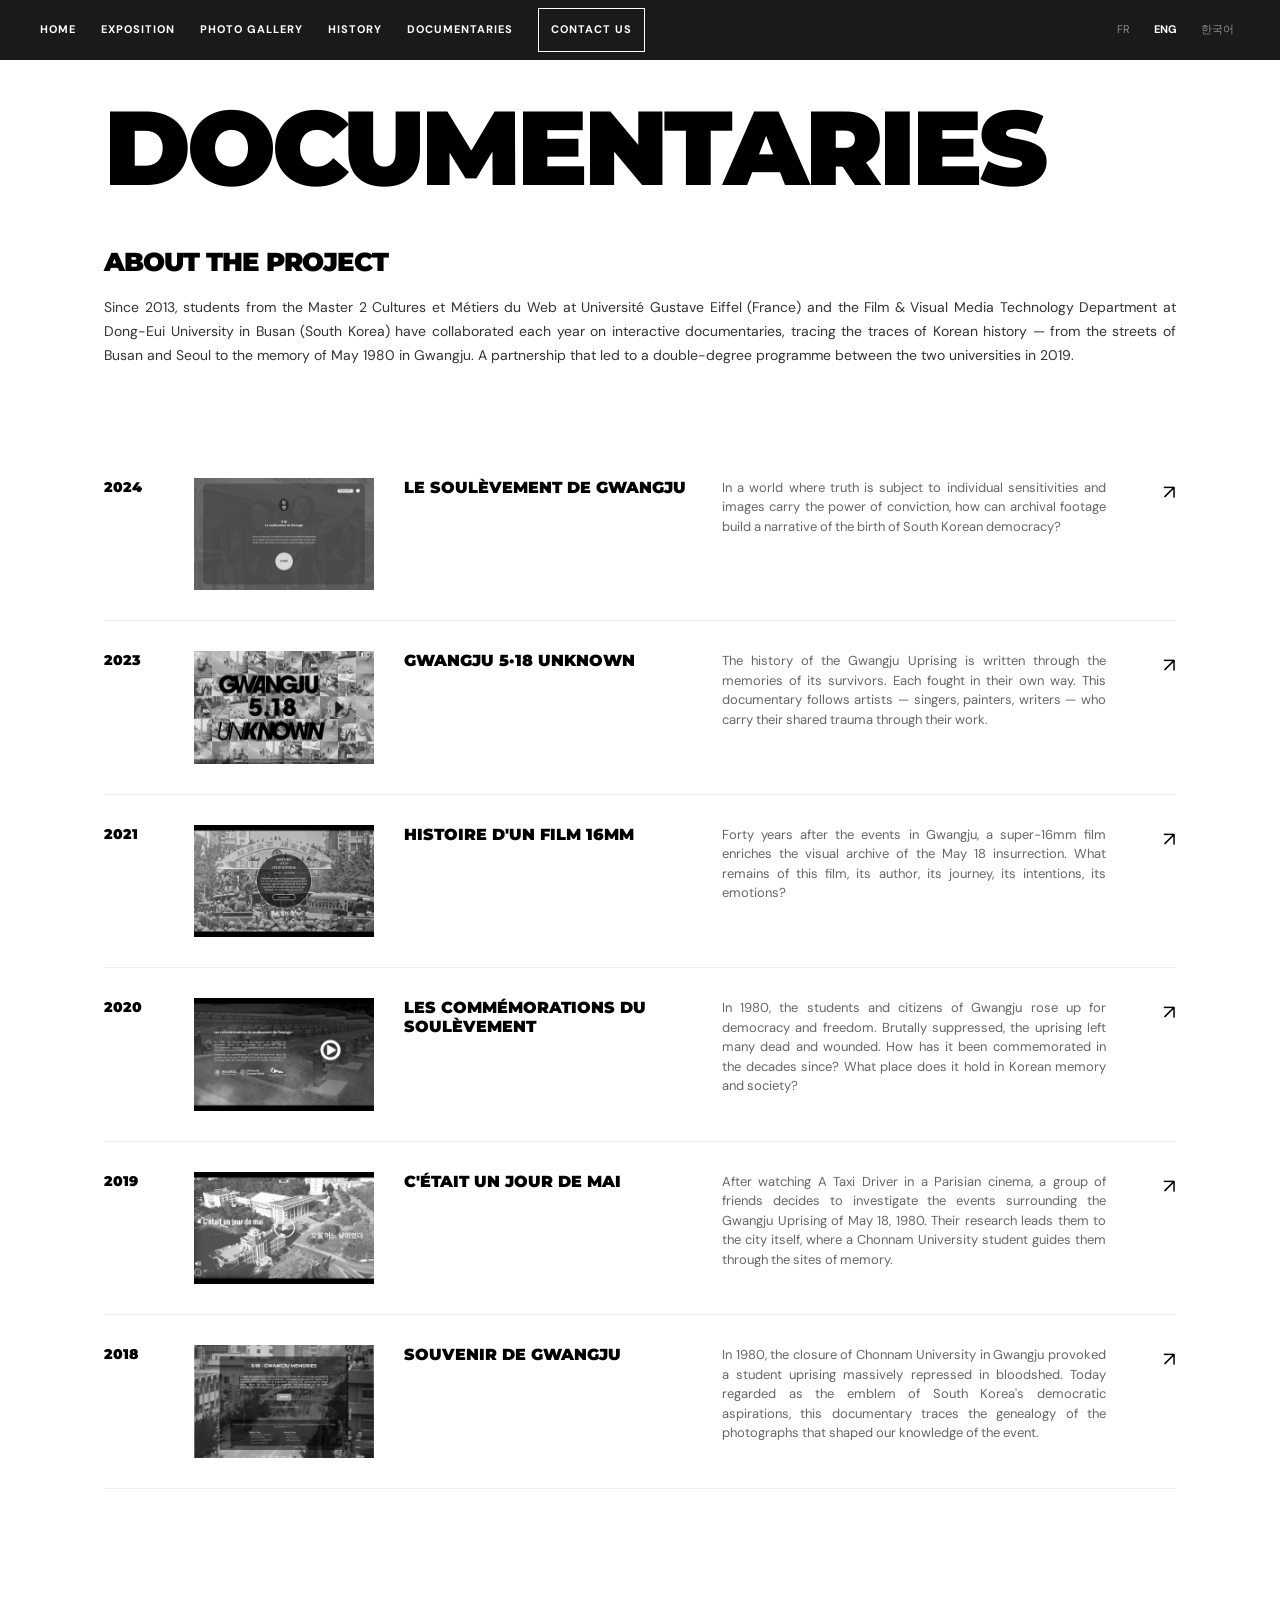
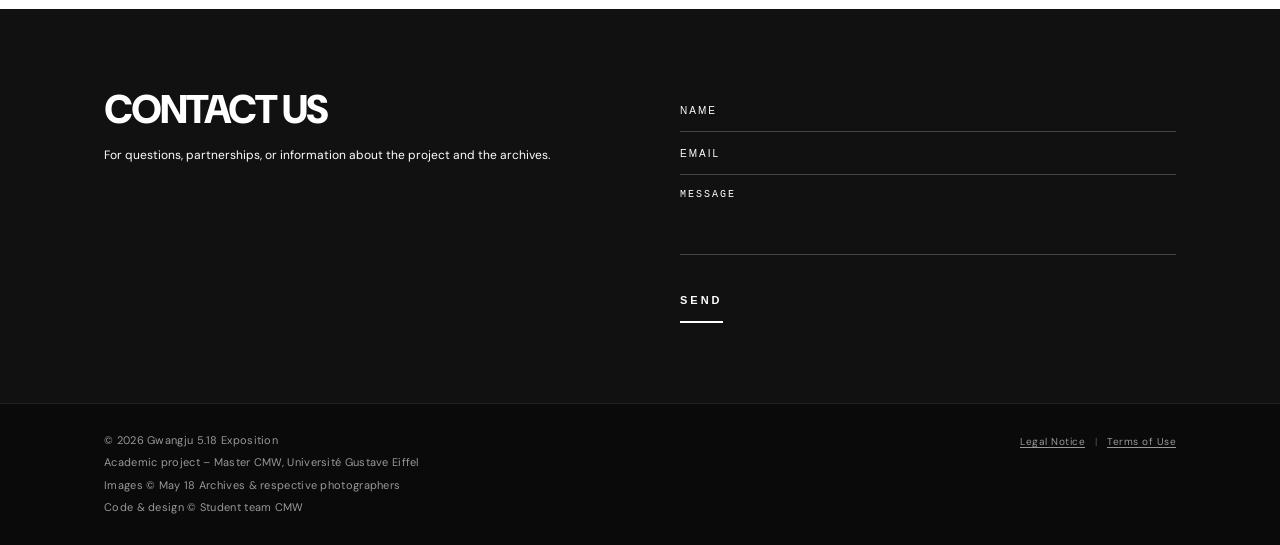
<file: documentaries.html>
<!DOCTYPE html>
<html lang="en">
<head>
<script>
(function(){
  var STORAGE_KEY='gwangju_lang';
  var DEFAULT_LANG='en';
  var T={"en": {"nav_home": "HOME", "nav_exposition": "EXPOSITION", "nav_gallery": "PHOTO GALLERY", "nav_history": "HISTORY", "nav_documentaries": "DOCUMENTARIES", "nav_contact": "CONTACT US", "lang_html": "en", "index_title": "GWANGJU 5.18", "index_subtitle": "Urban Identity and Fight for Democracy", "index_intro": "A date attached to the name of the former capital of South Jeolla Province; a searing term for all South Korean democrats. The events documented in the photographs gathered here concern only a few days, from 18 to 27 May 1980. Yet their importance is inversely proportional to their duration, for the Gwangju Uprising occupies a central place in the process of democratization in South Korea.", "block1_date": "3-16<br>MAY", "block1_text": "The assassination of General Park on October 26, 1979 sparked widespread protests among the Korean people, who had endured many years of dictatorship. Their main demands included autonomy for universities, the lifting of martial law, and guarantees of fundamental workers' rights...", "block1_readmore": "READ MORE", "block2_date": "18-19<br>MAY", "block2_text": "During the night of May 17, the military junta announced \"the extension of the state of emergency to the entire country\" and the closure of all universities, with 24 opposition politicians and numerous figures involved in the fight for democracy being arrested. More than 25,000...", "block2_readmore": "READ MORE", "block3_date": "20-21<br>MAY", "block3_text": "On May 20, as the movement's support base expanded considerably, winning over large sections of the population of Gwangju, the demonstration turned into a widespread uprising. At around 7 p.m., a procession consisting of a truck, 11 buses, and approximately 200 taxis...", "block3_readmore": "READ MORE", "block4_date": "22-26<br>MAY", "block4_text": "After the withdrawal of troops, the main roads leading to other regions were blocked and communications were suspended, cutting Gwangju off from the rest of the world. However, the city did not collapse and managed to maintain order and organize itself. Every day, tens of thousands of...", "block4_readmore": "READ MORE", "block5_date": "27<br>MAY", "block5_text": "The military regime prepares its final suppression operation by deploying the 11th Airborne Brigade and the 20th Division, after obtaining approval from the United States. On May 26, the military calls on the citizen militias to surrender. However, many residents remain determined to defend the Provincial Office, pledging to resist until the very end. Facing a heavily armed army...", "block5_readmore": "READ MORE", "block6_date": "1980-<br>NOW", "block6_text": "In Gwangju, the memory of the events of May 1980 remains an open wound, kept alive through ongoing efforts to commemorate the victims of a brutal repression. This memory has become a fundamental part of the city's identity. The remembrance of the...", "block6_readmore": "READ MORE", "footer_title": "CONTACT US", "footer_desc": "For questions, partnerships, or information about the project and the archives.", "footer_name": "NAME", "footer_email": "EMAIL", "footer_message": "MESSAGE", "footer_send": "SEND", "history_title": "THE HISTORY<br>OF GWANGJU", "history_map": "MAP OF EVENTS", "s1_title": "Protests (May 3-16)", "s1_sub": "Coup d'état and aspirations for democracy", "s1_p1": "The assassination of General Park on October 26, 1979 sparked widespread protests among the Korean people, who had endured many years of dictatorship. Their main demands included autonomy for universities, the lifting of martial law, and guarantees of fundamental workers' rights.", "s1_p2": "But this \"springtime of democracy\" was cut short on December 12, 1979, by another coup d'état that brought General Chun Doo-hwan to power. From then on, demands became more insistent and protests gained new momentum.", "s1_p3": "On May 10, representatives of student unions from across the country called for the lifting of martial law and the resignation of Chun Doo-hwan. A few days later, on May 15, several hundred thousand people took part in a large demonstration in Seoul, but faced with the high risk of military intervention and low citizen participation, the movement lost momentum.", "s1_p4": "However, this is not the case in Gwangju. The birthplace of protests against central government since the revolt of the Donghak (1894-1895), the city of opposition leader Kim Dae-jung embodies protest more than ever.", "s1_p5": "There, Chonnam National University and Chosun National University found themselves at the forefront of the protests. From May 8 to 16, they organized a \"rally for democratization\" that drew participants from far beyond the student body.", "s1_p6": "On May 16, tens of thousands of people gathered peacefully in front of the provincial government headquarters, demanding the lifting of the state of emergency and the departure of the military. Students in Gwangju then decided to meet on May 19 in front of the main entrance of Chonnam National University.", "s1_p7": "However, at midnight on May 17, the military junta extended the state of emergency to the entire country and proceeded with the mass arrest of political figures, opponents, and student leaders.", "s1_p8": "This decision, which had serious consequences, sparked the uprising of May 18.", "s2_title": "Repression (May 18-19)", "s2_sub": "From repression to confrontation", "s2_p1": "During the night of May 17, the military junta announced \"the extension of the state of emergency to the entire country\" and the closure of all universities. Twenty-four opposition politicians and numerous figures involved in the fight for democracy were arrested.", "s2_p2": "More than 25,000 soldiers, mainly from the airborne brigades, the 20th Division, and the Marines, were deployed to 136 locations across the country, including 31 universities and television stations, to carry out a large-scale operation to arrest student leaders. On May 18 alone, 549 people were arrested, including 227 students.", "s2_p3": "On May 18, students in Gwangju organized a demonstration demanding the withdrawal of the airborne brigades. At around 2:30 a.m., troops from the 7th Airborne Brigade and the 31st Division were deployed to Chonnam National University, Chosun University, and eight other technical colleges. The first clashes took place in the morning in front of the main entrance to Chonnam National University. The students, chased by soldiers armed with rifles and batons, took refuge in the city center and continued their demonstration. The police then called in riot police.", "s2_p4": "In the afternoon, airborne forces entered the streets of Geumnam-ro and Chungjang-ro, indiscriminately striking and arresting passersby. In a single day, more than 400 citizens were arrested and many were injured. The streets of Gwangju were plunged into chaos.", "s2_p5": "On May 19, driven by anger, citizens gathered again in the city center, while the military used tear gas, indiscriminately arrested young people, beat them, and then loaded them, sometimes naked, into military trucks. For their part, residents continued to resist by erecting barricades using stones, flower pots, sidewalk slabs, and metal barriers. They stood together and sang the national anthem, the \"Song of Justice,\" and \"Our Wish is Reunification,\" while continuing to fight.", "s2_p6": "The confrontation fuels anger, while fear turns into resistance. The clashes become increasingly violent.", "s3_title": "Uprising (May 20-21)", "s3_sub": "From oppression to insurrection", "s3_p1": "On May 20, as the movement's support base expanded considerably, winning over large sections of the population of Gwangju, the demonstration turned into a widespread uprising. At around 7 p.m., a procession consisting of a truck, 11 buses, and approximately 200 taxis completely filled Geumnam-ro. With their headlights on and horns blaring, they headed toward the provincial government building. This show of force gave the protesters new energy and marked a real turning point in the uprising.", "s3_p2": "In response to the media blackout, protesters stormed the MBC and KBS stations and set them on fire. In the evening, violent clashes broke out at Gwangju train station, a strategic point for the transport of military equipment. This is where the first shooting took place: seven civilians were killed, many people were injured, and a soldier died after being hit by a vehicle driven by protesters.", "s3_p3": "At dawn on May 21, two protesters killed during the previous day's clashes were transported on a cart, covered with the national flag, and brought to Geumnam-ro. The presence of the bodies galvanized the crowd. The street filled with protesters, and the uprising reached its peak. The army general staff then triggered the highest alert level, known as \"Jindotgae n.1.\"", "s3_p4": "At around 1 p.m., as loudspeakers blared the national anthem from the provincial government building, the 11th Airborne Brigade opened fire on the demonstrators. In response, the population armed themselves by recovering rifles from civil defense depots in Naju and Hwa-sun, near Gwangju, and prepared to fight back. On May 21 alone, 45 civilians were killed and hundreds more wounded.", "s3_p5": "Faced with fierce resistance from citizens, martial law troops withdrew from the city center on the afternoon of May 21. They then blocked access to Gwangju, isolating the city from the outside world.", "s4_title": "Resistance (May 22-26)", "s4_sub": "Military blockade, armed struggle, and citizen solidarity", "s4_p1": "After the withdrawal of troops, the main roads leading to other regions were blocked and communications suspended, cutting Gwangju off from the rest of the world. However, the city did not collapse and managed to maintain order and organize itself.", "s4_p2": "Every day, tens of thousands of citizens gathered in front of the provincial government headquarters to hold rallies in defense of democracy. Citizens participated in blood drives, and shopkeepers and women distributed meals to passersby. Gwangju became a city free of theft and crime, demonstrating the potential of a new, united community.", "s4_p3": "Under the strict control of the new military regime, the national media labelled the citizens as \"rioters.\" But, despite the danger, foreign journalists entered Gwangju and reported that, despite impressive sacrifices, the inhabitants were maintaining order while demanding democracy.", "s4_p4": "The riots predicted by the regime did not occur. Gwangju realized, even temporarily, the dream of Daedong Sesang: a society based on autonomy and solidarity. However, this calm was short-lived. As the truth about the massacre spread and sympathy for the uprising grew, the new military regime moved toward a radical decision: sending a massive military force to Gwangju.", "s5_title": "Suppression (May 27)", "s5_sub": "The Final Battle and the Legacy of May 18", "s5_p1": "The military regime prepared its final suppression operation by deploying the 11th Airborne Brigade and the 20th Division, after obtaining approval from the United States. On May 26, the military called on the citizen militias to surrender. However, many residents remained determined to defend the Provincial Office, pledging to resist until the very end.", "s5_p2": "On the morning of May 27, the military launched its operation to retake control. Seventeen militia members were killed and around 300 were disarmed. After ten days of uprising, 166 people had lost their lives, and approximately 5,000 others had been wounded or arrested.", "s5_p3": "The echoes of May 18 reappeared in the June Democratic Movement of 1987. In 1995, the Special Act on the May 18 Democratic Movement allowed former presidents Chun Doo-hwan and Roh Tae-woo to be brought to justice. In 2011, testimonies, judicial records, photographs, videos, newspapers, reporters' notebooks, and hospital archives related to May 18 were inscribed on UNESCO's Memory of the World Register.", "s5_p4": "Though brutally suppressed, the citizens' struggle for democracy in Gwangju remains alive, continuing to sustain the process of democratization in South Korea and leaving a lasting mark on similar movements across Asia.", "s6_title": "Mourning", "s6_sub": "Memory and Urban Identity", "s6_p1": "In Gwangju, the memory of the events of May 1980 remains an open wound, kept alive through ongoing efforts to commemorate the victims of a brutal repression. This memory has become a fundamental part of the city's identity.", "s6_p2": "The Jeonil Building, overlooking May 18 Square, still bears the marks of machine-gun fire from army helicopters that targeted demonstrators. Several floors have since been transformed into a museum. Similarly, the clock on May 18 Square plays March for the Beloved every day at 5:18 p.m., composed in tribute to a young couple who were victims of the repression.", "s6_p3": "Visitors to Gwangju can follow a memorial route from Geumnam Avenue to the Mangwol-dong Cemetery, passing by the former Sangmu military prison, now a museum within the \"Freedom Park.\"", "s6_p4": "More recently, many residents of Gwangju mobilized in response to President Yoon Suk-yeol's attempt to impose martial law on December 3, 2024. Among the crowds gathered in Democracy Square, many survivors of the 1980 repression stood in the front rows, determined that the sacrifice of their comrades would not be in vain.", "s7_title": "Photographing", "s7_sub": "Between Historical Testimony and Evidentiary Use", "s7_p1": "The events in Gwangju were first documented by Korean press photographers, among whom Na Kyung-taek and Lee Chang-sung stand out. Sent to the scene by their respective newspapers (Gwangju Ilbo and JoongAng Ilbo), they recorded the earliest moments of the uprising.", "s7_p2": "They were later joined by photographers working for newspapers based in Seoul, followed by foreign journalists. Among them was Philippe Pons, Tokyo correspondent for Le Monde, who arrived in Seoul on May 20 and, starting on May 22, published a series of daily reports from Gwangju.", "s7_p3": "Several international photographers were also present, including Robin Moyer for The Times, Norman Thorpe for The Wall Street Journal, and the French photographers Patrick Chauvel and François Lochon. Both were members of major photo agencies — Sygma for Chauvel and Gamma for Lochon. They worked alongside cameraman Jürgen Hinzpeter, correspondent for the German broadcaster ARD, who arrived in Gwangju on the morning of May 20.", "s7_p4": "In addition to the professional photographers, there were also more modest contributions from amateurs, such as Pastor Huntley, who documented the influx of wounded victims from within the emergency room of the Gwangju Christian Hospital.", "s7_p5": "Although these visual records were subject to state censorship until the late 1980s, they were later mobilized for their evidentiary value. Today, they must be considered as historical objects in their own right, examining not only the images themselves, but also the conditions of their production, their circulation, and their various uses over time.", "gallery_title": "PHOTO GALLERY", "gallery_filter_all": "ALL", "doc_title": "DOCUMENTARIES", "doc_about_title": "ABOUT THE PROJECT", "doc_about": "Since 2013, students from the Master 2 Cultures et Métiers du Web at Université Gustave Eiffel (France) and the Film & Visual Media Technology Department at Dong-Eui University in Busan (South Korea) have collaborated each year on interactive documentaries, tracing the traces of Korean history — from the streets of Busan and Seoul to the memory of May 1980 in Gwangju. A partnership that led to a double-degree programme between the two universities in 2019.", "doc_synopsis_2024": "In a world where truth is subject to individual sensitivities and images carry the power of conviction, how can archival footage build a narrative of the birth of South Korean democracy?", "doc_synopsis_2023": "The history of the Gwangju Uprising is written through the memories of its survivors. Each fought in their own way. This documentary follows artists — singers, painters, writers — who carry their shared trauma through their work.", "doc_synopsis_2021": "Forty years after the events in Gwangju, a super-16mm film enriches the visual archive of the May 18 insurrection. What remains of this film, its author, its journey, its intentions, its emotions?", "doc_synopsis_2020": "In 1980, the students and citizens of Gwangju rose up for democracy and freedom. Brutally suppressed, the uprising left many dead and wounded. How has it been commemorated in the decades since? What place does it hold in Korean memory and society?", "doc_synopsis_2019": "After watching A Taxi Driver in a Parisian cinema, a group of friends decides to investigate the events surrounding the Gwangju Uprising of May 18, 1980. Their research leads them to the city itself, where a Chonnam University student guides them through the sites of memory.", "doc_synopsis_2018": "In 1980, the closure of Chonnam University in Gwangju provoked a student uprising massively repressed in bloodshed. Today regarded as the emblem of South Korea's democratic aspirations, this documentary traces the genealogy of the photographs that shaped our knowledge of the event.", "expo_title": "EXPOSITION", "page_title_gallery": "PHOTO GALLERY", "gallery_sec_316": "Following the assassination of President Park Chung-hee in October 1979, South Korea entered a period of political uncertainty. Student protests calling for democracy spread across the country, particularly at universities in Gwangju.", "gallery_sec_1819": "On May 18, paratroopers were deployed to suppress demonstrations at Chonnam National University. Their violent response — beating students and bystanders indiscriminately — provoked outrage and drew tens of thousands of citizens into the streets.", "gallery_sec_2021": "The uprising intensified as citizens armed themselves and seized control of the city. On May 21, soldiers opened fire on the crowd in front of the Provincial Government Office, killing dozens and marking a turning point in the confrontation.", "gallery_sec_2226": "After the military withdrew from central Gwangju, citizens organised a self-governing committee to maintain order, distribute food, and negotiate with the authorities. The city held together under the shadow of an imminent crackdown.", "gallery_sec_27": "In the early hours of May 27, tens of thousands of martial law troops retook the city. The final defenders barricaded inside the Provincial Government Office were killed or arrested. The uprising was suppressed.", "gallery_sec_mourning": "In the weeks and months that followed, the victims were mourned in private while the government suppressed all public memory of the events. Families sought the bodies of the disappeared, and survivors faced imprisonment and torture.", "gallery_sec_photographers": "The photographs collected here were taken by Korean journalists, foreign correspondents, and amateur photographers at great personal risk. Many images were confiscated or hidden for years before entering the public record.", "gallery_label_316": "3–16 MAY", "gallery_label_1819": "18–19 MAY", "gallery_label_2021": "20–21 MAY", "gallery_label_2226": "22–26 MAY", "gallery_label_27": "27 MAY", "gallery_label_mourning": "MOURNING", "gallery_label_photographers": "PHOTOGRAPHERS", "s2_quote_intro": "On May 20, journalists from Jeonnam Maeil (now Gwangju Ilbo) submitted their collective resignation. The letter is concise, but it perfectly reflects the journalists' sense of dismay and revolt:", "s2_quote": "“We saw it. We saw with our own eyes people being dragged away like dogs and dying. But we couldn't write a single line in the newspaper. That is why we are putting down our pens in shame.”", "s3_p6": "Faced with fierce resistance from citizens, martial law troops withdrew from the city center on the afternoon of May 21. They then blocked access to Gwangju, isolating the city from the outside world.", "s4_p4b": "The riots predicted by the regime do not occur. Gwangju realizes, even temporarily, the dream of Daedong Sesang: a society based on autonomy and solidarity.", "s4_p4c": "However, this calm is short-lived. As the truth about the massacre spreads and sympathy for the uprising grows, the new military regime moves toward a radical decision: sending a massive military force to Gwangju. The prospect of bloody repression becomes increasingly palpable.", "s5_p2b": "In 1995, the Special Act on the May 18 Democratic Movement allows former presidents Chun Doo-hwan and Roh Tae-woo to be brought to justice.", "s5_p2c": "In 2011, testimonies, judicial records, photographs, videos, newspapers, reporters' notebooks, and hospital archives related to the events of May 18 are inscribed on UNESCO's Memory of the World Register.", "s5_p2d": "Though brutally suppressed, the citizens' struggle for democracy in Gwangju remains alive. It continues to sustain the process of democratization in South Korea and has left a lasting mark on similar movements across Asia.", "s6_p2b": "It is also common for May 18 Square — formerly the Provincial Government Square — to be transformed into an open-air exhibition space. Large reproductions of photographs documenting the uprising and its repression are displayed there, allowing visitors to engage directly with the city's photographic archives and contributing to the construction of Gwangju's urban identity.", "s6_p4b": "More recently, many residents of Gwangju mobilized once again in response to President Yoon Suk-yeol's attempt to impose martial law on December 3, 2024. On December 4, among the crowds gathered in Democracy Square, many survivors of the 1980 repression stood in the front rows determined that the sacrifice of their comrades would not be in vain.", "s7_p1b": "The events in Gwangju were first documented by Korean press photographers, among whom Na Kyung-taek and Lee Chang-sung stand out. Sent to the scene by their respective newspapers (Gwangju Ilbo and JoongAng Ilbo), they recorded the earliest moments of the uprising.", "s7_p2b": "They were later joined by photographers working for newspapers based in Seoul, followed by foreign journalists. Among them was Philippe Pons, Tokyo correspondent for Le Monde, who arrived in Seoul on May 20 and, starting on May 22, published a series of daily reports from Gwangju.", "s7_p3b": "Several international photographers were also present, including Robin Moyer for The Times, Norman Thorpe for The Wall Street Journal, and the French photographers Patrick Chauvel and François Lochon. Both were members of major photo agencies — Sygma for Chauvel and Gamma for Lochon. They worked alongside television reporters, including cameraman Jürgen Hinzpeter, correspondent for the German broadcaster ARD, who arrived in Gwangju on the morning of May 20.", "s7_p4b": "In addition to the extensive work produced by these professional photographers, many of whom were experienced in covering war zones, there were also more modest contributions from amateur photographers. These individuals sought to leave a visual record of the hardships they were witnessing. One such example is Pastor Huntley, who documented the influx of wounded victims and the acts of solidarity surrounding them from within the emergency room of the Gwangju Christian Hospital.", "s7_p5b": "These images reveal not only the challenges faced by photographers but also the relative freedom with which many were able to operate. They can be seen working at times among the military, and at other times in the midst of the demonstrators — contradicting the widespread assumption that these photographs were always captured clandestinely under the constant threat of military repression.", "s7_p6b": "Although these visual records were subject to state censorship until the late 1980s, they were later mobilized for their evidentiary value, helping to establish the reality of the repression. Today, they must also be considered as historical objects in their own right — as part of a photographic history that examines not only the images themselves, but also the conditions of their production, their circulation, and their various uses over time.", "expo_intro": "Explore the visual archives of the Gwangju 5.18 Exposition."}, "fr": {"nav_home": "ACCUEIL", "nav_exposition": "EXPOSITION", "nav_gallery": "GALERIE DE PHOTOS", "nav_history": "HISTOIRE", "nav_documentaries": "DOCUMENTAIRES", "nav_contact": "NOUS CONTACTER", "lang_html": "fr", "index_title": "GWANGJU 5.18", "index_subtitle": "Identité urbaine et combat démocratique", "index_intro": "Une date accolée au nom de l'ancienne capitale de la province du Jeolla du Sud ; un vocable incandescent pour tous les démocrates sud-coréens. Les événements que documentent les photographies rassemblées ici concernent quelques journées seulement : du 18 au 27 mai 1980. Mais leur importance est inversement proportionnelle à leur durée. Car le soulèvement de Gwangju occupe une place centrale dans le processus de démocratisation en Corée du Sud.", "block1_date": "3-16<br>MAI", "block1_text": "L'assassinat du général Park, survenu le 26 octobre 1979, est à l'origine d'un large mouvement de revendications au sein de la population coréenne, venant après de longues années de dictature. Au centre des doléances figurent alors l'autonomie des établissements universitaires, la levée de la loi martiale et la garantie des droits fondamentaux des travailleurs...", "block1_readmore": "LIRE LA SUITE", "block2_date": "18-19<br>MAI", "block2_text": "Dans la nuit du 17 mai, la junte militaire annonce « l'extension de l'état d'urgence à l'ensemble du pays » ainsi que la fermeture de toutes les universités. Vingt-quatre responsables politiques de l'opposition, ainsi que de nombreuses figures du combat démocratique sont arrêtés...", "block2_readmore": "LIRE LA SUITE", "block3_date": "20-21<br>MAI", "block3_text": "Le 20 mai, alors que l'assise du mouvement s'élargit considérablement, gagnant de larges pans de la population de Gwangju, la manifestation se transforme en un vaste soulèvement. Vers 19 heures, un cortège composé d'un camion, de 11 bus et d'environ 200 taxis...", "block3_readmore": "LIRE LA SUITE", "block4_date": "22-26<br>MAI", "block4_text": "Après le retrait des troupes, les principales routes menant vers d'autres régions sont bloquées et les communications suspendues, faisant de Gwangju une agglomération coupée du monde. Cependant, la ville ne s'effondre pas et parvient à maintenir l'ordre et s'organiser...", "block4_readmore": "LIRE LA SUITE", "block5_date": "27<br>MAI", "block5_text": "Le régime militaire prépare l'opération finale de répression en déployant la 11e brigade aéroportée et la 20e division, non sans avoir obtenu l'approbation des États-Unis. Le 26 mai, les militaires demandent aux miliciens de se rendre, mais de nombreux habitants défendent la préfecture...", "block5_readmore": "LIRE LA SUITE", "block6_date": "1980-<br>AUJOURD'HUI", "block6_text": "À Gwangju, le souvenir des journées de mai 1980 reste une blessure ouverte, maintenue à vif par le travail de mémoire consacré aux victimes d'une répression féroce. Il est constitutif de l'identité urbaine...", "block6_readmore": "LIRE LA SUITE", "footer_title": "NOUS CONTACTER", "footer_desc": "Pour toute question, partenariat ou information sur le projet et les archives.", "footer_name": "NOM", "footer_email": "E-MAIL", "footer_message": "MESSAGE", "footer_send": "ENVOYER", "history_title": "L'HISTOIRE<br>DE GWANGJU", "history_map": "CARTE DES ÉVÉNEMENTS", "s1_title": "Manifestations (3-16 mai)", "s1_sub": "Coup d'état et aspirations à la démocratie", "s1_p1": "L'assassinat du général Park, survenu le 26 octobre 1979, est à l'origine d'un large mouvement de revendications au sein de la population coréenne, venant après de longues années de dictature. Au centre des doléances figurent alors l'autonomie des établissements universitaires, la levée de la loi martiale et la garantie des droits fondamentaux des travailleurs.", "s1_p2": "Mais ce « printemps de la démocratie » se heurte, dès le 12 décembre 1979, à un nouveau coup d'État qui porte le général Chun Doo-hwan au pouvoir. Dès lors, les revendications se font plus insistantes et les mobilisations prennent un nouvel essor.", "s1_p3": "Le 10 mai, les représentants des syndicats étudiants de tout le pays demandent la levée de la loi martiale et la démission de Chun Doo-hwan. Quelques jours plus tard, le 15 mai, plusieurs centaines de milliers de personnes participent à une grande manifestation à Séoul, mais, confronté au risque élevé d'intervention militaire et à une faible participation citoyenne, le mouvement s'essouffle.", "s1_p4": "En revanche, il n'en est rien à Gwangju. Berceau de la contestation contre le pouvoir central depuis la révolte du Donghak (1894-1895), la ville de l'opposant Kim Dae-jung incarne plus que jamais la geste protestataire.", "s1_p5": "Là, les universités nationales de Chonnam et Chosun se retrouvent à la pointe de la contestation. Du 8 au 16 mai, elles sont à l'initiative d'un « rassemblement pour la démocratisation » qui déborde largement des seuls rangs étudiants.", "s1_p6": "Le 16 mai, des dizaines de milliers de personnes se rassemblent pacifiquement devant le siège du gouvernement provincial, réclamant la levée de l'état d'urgence et le départ des militaires. Les étudiants de Gwangju décident alors de se retrouver le 19 mai devant l'entrée principale de l'université nationale de Chonnam.", "s1_p7": "Cependant, le 17 mai à minuit, la junte militaire étend l'état d'urgence à l'ensemble du pays et procède à l'arrestation massive de personnalités politiques, d'opposants et de dirigeants étudiants.", "s1_p8": "Cette décision, lourde de conséquences, est à l'origine du soulèvement du 18 mai.", "s2_title": "Répression (18-19 mai)", "s2_sub": "De la répression à la confrontation", "s2_p1": "Dans la nuit du 17 mai, la junte militaire annonce « l'extension de l'état d'urgence à l'ensemble du pays » ainsi que la fermeture de toutes les universités. Vingt-quatre responsables politiques de l'opposition, ainsi que de nombreuses figures du combat démocratique sont arrêtés.", "s2_p2": "Plus de 25 000 soldats, issus notamment des brigades aéroportées, de la 20e division et des marines, sont déployés sur 136 sites à travers le pays, y compris 31 universités et des stations de télévision, afin de procéder à une vaste opération d'arrestation des dirigeants étudiants. Au cours de la seule journée du 18 mai, 549 personnes sont interpellées, dont 227 étudiants.", "s2_p3": "Le 18 mai, à Gwangju, des étudiants organisent une manifestation pour réclamer le départ des brigades aéroportées. Vers 2h30 du matin, les troupes de la 7e brigade aéroportée et de la 31e division sont déployées à l'université nationale de Chonnam, à l'université de Chosun et dans huit autres établissements d'enseignement technique. Les premiers heurts ont alors lieu dans la matinée, devant l'entrée principale de l'université nationale de Chonnam.", "s2_p4": "Dans l'après-midi, les forces aéroportées pénètrent dans les rues de Geumnam-ro et Chungjang-ro, frappant et arrêtant les passants sans distinction. En une seule journée, plus de 400 citoyens sont arrêtés tandis qu'on recense un grand nombre de blessés. Les rues de Gwangju sont alors plongées dans un véritable chaos.", "s2_p5": "Le 19 mai, mus par la colère, les citoyens se rassemblent de nouveau dans le centre-ville, tandis que les militaires font usage de grenades lacrymogènes, arrêtent les jeunes sans distinction, les frappent puis les embarquent, parfois déshabillés, dans des camions militaires. De leur côté, les habitants continuent de résister en érigeant des barricades.", "s2_p6": "La confrontation alimente alors la colère, tandis que la peur se transforme en résistance. Les affrontements deviennent de plus en plus violents.", "s3_title": "Soulèvement (20-21 mai)", "s3_sub": "De l'oppression à l'insurrection", "s3_p1": "Le 20 mai, alors que l'assise du mouvement s'élargit considérablement, gagnant de larges pans de la population de Gwangju, la manifestation se transforme en un vaste soulèvement. Vers 19 heures, un cortège composé d'un camion, de 11 bus et d'environ 200 taxis remplit entièrement Geumnam-ro. Phares allumés et klaxons retentissants, ils se dirigent vers le bâtiment du gouvernement provincial.", "s3_p2": "En réaction au silence imposé par les médias, des manifestants prennent d'assaut les stations MBC et KBS et y mettent le feu. Dans la soirée, de violents affrontements éclatent à la gare de Gwangju. C'est là qu'intervient la première fusillade : sept civils sont tués, un grand nombre de personnes blessées et un militaire meurt après avoir été percuté par un véhicule.", "s3_p3": "À l'aube du 21 mai, deux manifestants tués lors des affrontements de la veille sont transportés sur un chariot, recouvert du drapeau national, et amenés sur Geumnam-ro. La présence des corps galvanise la foule. L'État-major de l'armée déclenche alors le niveau d'alerte maximale, appelé « Jindotgae n.1 ».", "s3_p4": "Vers 13 heures, la 11e brigade aéroportée ouvre le feu sur les manifestants. En réponse, la population s'arme en récupérant des fusils dans les dépôts de la défense civile. Rien que ce 21 mai, 45 civils sont tués et des centaines d'autres blessés.", "s3_p5": "Face à une résistance citoyenne acharnée, les troupes de la loi martiale se retirent du centre-ville dans l'après-midi du 21 mai, bloquant ensuite les accès de Gwangju.", "s4_title": "Résistance (22-26 mai)", "s4_sub": "Blocus militaire, lutte armée et solidarité citoyenne", "s4_p1": "Après le retrait des troupes, les principales routes menant vers d'autres régions sont bloquées et les communications suspendues, faisant de Gwangju une agglomération coupée du monde. Cependant, la ville ne s'effondre pas et parvient à maintenir l'ordre et s'organiser.", "s4_p2": "Chaque jour, des dizaines de milliers de citoyens se rassemblent devant le siège du gouvernement provincial. Des citoyens participent à des collectes de sang, des commerçants et des femmes distribuent des repas aux passants. Gwangju devient une ville où le vol et la criminalité sont absents.", "s4_p3": "Sous le contrôle strict du nouveau régime militaire, les médias nationaux qualifient les citoyens d'« émeutiers ». Mais, au mépris du danger, des journalistes étrangers entrent à Gwangju et rapportent la réalité.", "s4_p4": "Les émeutes prévues par le régime ne se produisent pas. Gwangju réalise, même temporairement, le rêve du Daedong Sesang : une société fondée sur l'autonomie et la solidarité. Cependant, ce calme est de courte durée et la perspective d'une répression sanglante devient progressivement palpable.", "s5_title": "Écrasement (27 mai)", "s5_sub": "La bataille finale et l'héritage du 18 mai", "s5_p1": "Le régime militaire prépare l'opération finale de répression en déployant la 11e brigade aéroportée et la 20e division, non sans avoir obtenu l'approbation des États-Unis. Le 26 mai, les militaires demandent aux miliciens de se rendre, mais de nombreux habitants défendent la préfecture et s'engagent à lutter jusqu'au bout.", "s5_p2": "Dans la matinée du 27 mai, l'opération de reprise du contrôle par les militaires commence : 17 miliciens sont tués et environ 300 sont désarmés. Au terme des dix jours de soulèvement, 166 personnes sont mortes et environ 5 000 ont été blessées ou arrêtées.", "s5_p3": "Les échos du 18 mai se retrouvent dans le Mouvement de juin 1987. En 1995, la loi spéciale sur le Mouvement démocratique du 18 mai permet la traduction en justice des anciens présidents Chun Doo-hwan et Roh Tae-woo. Les témoignages et documents relatifs au 18 mai sont inscrits en 2011 au patrimoine mondial de l'UNESCO.", "s5_p4": "Réprimée dans le sang, la lutte des citoyens de Gwangju pour la démocratie n'en demeure pas moins vivante, contribuant à entretenir le processus de démocratisation en Corée du Sud.", "s6_title": "Deuil", "s6_sub": "Mémoire et identité urbaine", "s6_p1": "À Gwangju, le souvenir des journées de mai 1980 reste une blessure ouverte, maintenue à vif par le travail de mémoire consacré aux victimes d'une répression féroce. Il est constitutif de l'identité urbaine.", "s6_p2": "Le bâtiment Jeonil, qui donne sur la place du 18 mai, porte encore la trace des balles de mitrailleuse tirées par les hélicoptères de l'armée. Un musée y occupe plusieurs étages. De même, l'horloge de la place du 18 mai joue, chaque jour à 5 heures 18, la « marche des êtres chers ».", "s6_p3": "Le touriste en visite à Gwangju se voit proposer un circuit rassemblant les principaux sites liés au soulèvement, le conduisant de l'avenue Geumnam au cimetière de Mangwol-dong en passant par la prison militaire de Sangmu, devenue musée dans un « parc de la liberté ».", "s6_p4": "De nombreux habitants de Gwangju se sont encore mobilisés récemment, à l'occasion de la tentative du président Yoon Suk-yeol pour instaurer la loi martiale le 3 décembre 2024. Aux premiers rangs se tenaient nombre de survivants de la répression.", "s7_title": "Photographier", "s7_sub": "Entre témoignage historique et usage probatoire", "s7_p1": "Les événements de Gwangju ont d'abord été couverts par des photographes de presse coréens, aux premiers rangs desquels on trouve Na Kyung-taek et Lee Chang-Sung. Dépêchés sur les lieux par leurs journaux respectifs, ils documentent les premiers moments du soulèvement.", "s7_p2": "Ils sont rejoints dans un second temps par des photographes travaillant pour les journaux de Séoul, puis par des journalistes étrangers. C'est le cas de Philippe Pons, correspondant du journal Le Monde à Tokyo.", "s7_p3": "Des photographes étrangers sont aussi à pied d'œuvre : Robin Moyer pour le Times, Norman Thorpe pour le Wall Street Journal ainsi que les Français Patrick Chauvel et François Lochon, membres d'agences photographiques Sygma et Gamma. Ils côtoient le cameraman Jürgen Hinzpeter, correspondant de la chaîne ARD.", "s7_p4": "À la production de ces photographes professionnels s'ajoute celle d'amateurs, comme le pasteur Huntley, qui documente depuis la salle des urgences de l'hôpital chrétien de Gwangju l'afflux des blessés.", "s7_p5": "Confrontés à la censure d'État jusqu'à la fin des années 1980, ces témoignages ont ensuite été mobilisés pour leur valeur probatoire. Il s'agit maintenant de les considérer en tant qu'objet d'histoire, mettant en perspective les conditions de production de ces clichés, leur usage et leur circulation.", "gallery_title": "GALERIE DE PHOTOS", "gallery_filter_all": "TOUT", "doc_title": "DOCUMENTAIRES", "doc_about_title": "À PROPOS DU PROJET", "doc_about": "Depuis 2013, des étudiants du Master 2 Cultures et Métiers du Web de l'Université Gustave Eiffel (France) et du département Film & Visual Media Technology de l'Université Dong-Eui à Busan (Corée du Sud) collaborent chaque année sur des documentaires interactifs, retraçant les traces de l'histoire coréenne. Un partenariat qui a conduit à un double diplôme entre les deux universités en 2019.", "doc_synopsis_2024": "Dans un contexte où la vérité est sujette aux sensibilités individuelles et où l'image a un pouvoir de conviction, comment bâtir un récit de la genèse de la démocratie sud-coréenne à partir d'images d'archives ?", "doc_synopsis_2023": "L'histoire du soulèvement de Gwangju s'écrit grâce à la mémoire de ses survivants. Ce documentaire suit des artistes — chanteurs, peintres, écrivains — qui portent ce traumatisme partagé à travers leur œuvre.", "doc_synopsis_2021": "Quarante ans après les événements de Gwangju, un film super 16 mm enrichit le répertoire visuel de l'insurrection du 18 mai 1980. De ce film, de son auteur, de son parcours, que reste-t-il ?", "doc_synopsis_2020": "En 1980, les étudiants et les citoyens de Gwangju se révoltent pour la démocratie et pour la liberté. Sauvagement réprimé, ce soulèvement a provoqué de nombreux morts et blessés. Comment a-t-il été commémoré dans les années qui ont suivi ?", "doc_synopsis_2019": "Après avoir visionné A Taxi Driver dans un cinéma parisien, un groupe d'amis décide de se pencher sur les événements entourant le soulèvement de Gwangju du 18 mai 1980.", "doc_synopsis_2018": "En 1980, la fermeture de l'université Chonnam à Gwangju provoque un soulèvement étudiant massivement réprimé dans le sang. Ce documentaire retrace la généalogie des photographies qui ont façonné notre connaissance de l'événement.", "expo_title": "EXPOSITION", "page_title_gallery": "GALERIE DE PHOTOS", "gallery_sec_316": "Suite à l'assassinat du président Park Chung-hee en octobre 1979, la Corée du Sud entre dans une période d'incertitude politique. Des manifestations étudiantes réclamant la démocratie se propagent à travers le pays, notamment dans les universités de Gwangju.", "gallery_sec_1819": "Le 18 mai, des parachutistes sont déployés pour réprimer les manifestations à l'Université nationale de Chonnam. Leur réponse violente — frapper les étudiants et les passants sans distinction — provoque l'indignation et entraîne des dizaines de milliers de citoyens dans les rues.", "gallery_sec_2021": "Le soulèvement s'intensifie alors que les citoyens s'arment et prennent le contrôle de la ville. Le 21 mai, des soldats ouvrent le feu sur la foule devant le siège du gouvernement provincial, tuant des dizaines de personnes et marquant un tournant dans l'affrontement.", "gallery_sec_2226": "Après le retrait militaire du centre de Gwangju, les citoyens organisent un comité d'autogestion pour maintenir l'ordre, distribuer de la nourriture et négocier avec les autorités. La ville reste unie sous la menace imminente d'une répression.", "gallery_sec_27": "Aux premières heures du 27 mai, des dizaines de milliers de soldats reprennent la ville. Les derniers défenseurs barricadés dans le bâtiment du gouvernement provincial sont tués ou arrêtés. Le soulèvement est réprimé.", "gallery_sec_mourning": "Dans les semaines et les mois qui suivent, les victimes sont pleurées en privé tandis que le gouvernement supprime tout souvenir public des événements. Les familles recherchent les corps des disparus, et les survivants font face à l'emprisonnement et à la torture.", "gallery_sec_photographers": "Les photographies rassemblées ici ont été prises par des journalistes coréens, des correspondants étrangers et des photographes amateurs au péril de leur vie. Beaucoup d'images ont été confisquées ou cachées pendant des années avant d'entrer dans les archives publiques.", "gallery_label_316": "3–16 MAI", "gallery_label_1819": "18–19 MAI", "gallery_label_2021": "20–21 MAI", "gallery_label_2226": "22–26 MAI", "gallery_label_27": "27 MAI", "gallery_label_mourning": "DEUIL", "gallery_label_photographers": "PHOTOGRAPHES", "s2_quote_intro": "Le 20 mai, les journalistes du Jeonnam Maeil (aujourd'hui Gwangju Ilbo) soumettent leur démission collective. La lettre est concise, mais elle reflète parfaitement le sentiment de consternation et de révolte des journalistes :", "s2_quote": "« Nous l'avons vu. Nous avons vu de nos propres yeux des personnes traînées comme des chiens et mourir. Mais nous n'avons pu écrire une seule ligne dans le journal. C'est pourquoi nous posons nos plumes avec honte. »", "s3_p6": "Face à une résistance citoyenne acharnée, les troupes de la loi martiale se retirent du centre-ville dans l'après-midi du 21 mai. Elles bloquent ensuite les accès de Gwangju, isolant la ville du reste du monde.", "s4_p4b": "Les émeutes prévues par le régime ne se produisent pas. Gwangju réalise, même temporairement, le rêve du Daedong Sesang : une société fondée sur l'autonomie et la solidarité.", "s4_p4c": "Cependant, ce calme est de courte durée. À mesure que la vérité sur le massacre se répand et que la sympathie pour le soulèvement grandit, le nouveau régime militaire s'oriente vers une décision radicale : envoyer une force militaire massive à Gwangju. La perspective d'une répression sanglante devient de plus en plus palpable.", "s5_p2b": "En 1995, la loi spéciale sur le Mouvement démocratique du 18 mai permet la traduction en justice des anciens présidents Chun Doo-hwan et Roh Tae-woo.", "s5_p2c": "En 2011, les témoignages, les dossiers judiciaires, les photographies, les vidéos, les journaux, les carnets des reporters et les archives hospitalières liés aux événements du 18 mai sont inscrits au Registre de la Mémoire du monde de l'UNESCO.", "s5_p2d": "Bien que brutalement réprimée, la lutte des citoyens de Gwangju pour la démocratie demeure vivante. Elle continue de soutenir le processus de démocratisation en Corée du Sud et a laissé une marque durable sur des mouvements similaires à travers l'Asie.", "s6_p2b": "La place du 18 mai — anciennement la place du gouvernement provincial — est également régulièrement transformée en espace d'exposition en plein air. De grandes reproductions de photographies documentant le soulèvement et sa répression y sont exposées, permettant aux visiteurs de s'engager directement avec les archives photographiques de la ville et contribuant à la construction de l'identité urbaine de Gwangju.", "s6_p4b": "Plus récemment, de nombreux habitants de Gwangju se sont à nouveau mobilisés en réponse à la tentative du président Yoon Suk-yeol d'imposer la loi martiale le 3 décembre 2024. Le 4 décembre, parmi les foules rassemblées sur la place de la Démocratie, de nombreux survivants de la répression de 1980 se tenaient aux premiers rangs, déterminés à ce que le sacrifice de leurs camarades ne soit pas vain.", "s7_p1b": "Les événements de Gwangju ont d'abord été documentés par des photographes de presse coréens, parmi lesquels se distinguent Na Kyung-taek et Lee Chang-sung. Envoyés sur place par leurs journaux respectifs (Gwangju Ilbo et JoongAng Ilbo), ils ont enregistré les premiers moments du soulèvement.", "s7_p2b": "Ils ont ensuite été rejoints par des photographes travaillant pour des journaux basés à Séoul, puis par des journalistes étrangers. Parmi eux, Philippe Pons, correspondant du Monde à Tokyo, arrivé à Séoul le 20 mai et qui, à partir du 22 mai, a publié une série de rapports quotidiens depuis Gwangju.", "s7_p3b": "Plusieurs photographes internationaux étaient également présents, notamment Robin Moyer pour The Times, Norman Thorpe pour The Wall Street Journal, et les photographes français Patrick Chauvel et François Lochon. Tous deux appartenaient à de grandes agences photographiques — Sygma pour Chauvel et Gamma pour Lochon. Ils ont travaillé aux côtés de reporters de télévision, dont le cameraman Jürgen Hinzpeter, correspondant de la chaîne allemande ARD, arrivé à Gwangju le matin du 20 mai.", "s7_p4b": "En plus du travail considérable produit par ces photographes professionnels, dont beaucoup avaient l'expérience des zones de guerre, des contributions plus modestes d'amateurs ont également été apportées. Ces individus cherchaient à laisser un témoignage visuel des épreuves dont ils étaient témoins. Le pasteur Huntley en est un exemple : il a documenté l'afflux de victimes blessées et les actes de solidarité qui les entouraient depuis la salle des urgences de l'hôpital chrétien de Gwangju.", "s7_p5b": "Ces images révèlent non seulement les défis auxquels les photographes ont été confrontés, mais aussi la liberté relative dont beaucoup ont pu bénéficier. On les voit parfois travailler parmi les militaires, et d'autres fois au milieu des manifestants — contredisant l'hypothèse répandue selon laquelle ces photographies ont toujours été prises clandestinement sous la menace constante de la répression militaire.", "s7_p6b": "Bien que ces archives visuelles aient été soumises à la censure d'État jusqu'à la fin des années 1980, elles ont ensuite été mobilisées pour leur valeur probatoire, aidant à établir la réalité de la répression. Aujourd'hui, elles doivent également être considérées comme des objets historiques à part entière — dans le cadre d'une histoire photographique qui examine non seulement les images elles-mêmes, mais aussi les conditions de leur production, leur circulation et leurs diverses utilisations au fil du temps.", "expo_intro": "Explorez les archives visuelles de l'Exposition Gwangju 5.18."}, "ko": {"nav_home": "홈", "nav_exposition": "전시", "nav_gallery": "사진 갤러리", "nav_history": "역사", "nav_documentaries": "다큐멘터리", "nav_contact": "문의하기", "lang_html": "ko", "index_title": "광주 5.18", "index_subtitle": "도시 정체성과 민주적 투쟁", "index_intro": "전라남도의 옛 도청 소재지였던 도시 이름에 붙은 날짜로, 모든 한국의 민주주의자들에게는 불타는 듯한 단어이다. 여기에 모인 사진들이 기록하고 있는 사건들은 단지 며칠 동안, 즉 1980년 5월 18일부터 5월 27일까지의 기간에 일어난 일들이다. 그러나 그 중요성은 그 짧은 기간과는 반비례한다. 왜냐하면 광주 항쟁은 한국의 민주화 과정에서 중심적인 위치를 차지하고 있기 때문이다.", "block1_date": "5월<br>3-16일", "block1_text": "1979년 10월 26일 박정희 장군의 암살은 오랜 독재 통치 이후 한국 사회 전반에 걸친 대규모 요구와 항의의 움직임을 촉발했다. 당시 주요 요구 사항은 대학의 자치 보장, 계엄령 해제, 그리고 노동자의 기본권 보장이었다...", "block1_readmore": "더 읽기", "block2_date": "5월<br>18-19일", "block2_text": "5월 17일 밤, 군사 정권은 \"전국 계엄령 확대\"와 모든 대학의 휴교를 발표했다. 야당 정치인 24명과 수많은 민주화 운동 인사들이 체포되었다. 약 25,000명의 군인들이 전국 136개 지점에 배치되었다...", "block2_readmore": "더 읽기", "block3_date": "5월<br>20-21일", "block3_text": "5월 20일, 광주 시민들의 참여가 급격히 확대되면서 시위는 대규모 봉기로 발전했다. 오후 7시경, 1대의 트럭, 11대의 버스, 약 200대의 택시로 구성된 행렬이 금남로를 가득 메웠다...", "block3_readmore": "더 읽기", "block4_date": "5월<br>22-26일", "block4_text": "군대가 철수한 후, 광주를 외부와 연결하는 주요 도로는 차단되고 통신이 중단되어, 도시는 세상과 단절된 상태가 되었다. 그럼에도 불구하고 도시는 무너지지 않고 질서를 유지하며 스스로 조직을 꾸렸다...", "block4_readmore": "더 읽기", "block5_date": "5월<br>27일", "block5_text": "군사 정권은 미군의 승인도 얻은 뒤 제11공수여단과 제20사단을 투입하여 최종 진압 작전을 준비했다. 5월 26일, 군은 시민군에게 항복을 요구했으나, 많은 주민들은 도청을 지키며 끝까지 싸울 것을 다짐했다...", "block5_readmore": "더 읽기", "block6_date": "1980년<br>-현재", "block6_text": "광주에서 1980년 5월의 기억은 여전히 아물지 않은 상처로 남아 있으며, 참혹한 탄압의 희생자들을 기리는 기억 작업을 통해 생생하게 유지되고 있다. 이러한 기억은 도시 정체성의 중요한 구성 요소가 된다...", "block6_readmore": "더 읽기", "footer_title": "문의하기", "footer_desc": "프로젝트 및 아카이브에 관한 질문, 파트너십 또는 정보 문의.", "footer_name": "이름", "footer_email": "이메일", "footer_message": "메시지", "footer_send": "보내기", "history_title": "광주의<br>역사", "history_map": "사건 지도", "s1_title": "시위 (5월 3일~16일)", "s1_sub": "쿠데타와 민주주의에 대한 열망", "s1_p1": "1979년 10월 26일 박정희 장군의 암살은 오랜 독재 통치 이후 한국 사회 전반에 걸친 대규모 요구와 항의의 움직임을 촉발했다. 당시 주요 요구 사항은 대학의 자치 보장, 계엄령 해제, 그리고 노동자의 기본권 보장이었다.", "s1_p2": "그러나 이른바 '민주주의의 봄'은 1979년 12월 12일 전두환 장군이 권력을 장악한 새로운 군사 쿠데타에 부딪히며 좌절된다. 이후 요구는 더욱 강해졌고, 시민들의 동원과 시위도 새로운 국면을 맞이한다.", "s1_p3": "5월 10일, 전국 학생회 대표들은 계엄령 해제와 전두환의 사퇴를 요구했다. 며칠 뒤인 5월 15일에는 수십만 명이 서울에서 대규모 시위에 참여했다. 그러나 군의 개입 가능성이 높고 시민 참여가 충분히 확대되지 못하면서 운동은 점차 동력을 잃게 된다.", "s1_p4": "반면 광주에서는 상황이 달랐다. 1894~1895년 동학농민운동 이래 중앙 권력에 대한 저항의 전통을 지닌 도시이자, 김대중이라는 대표적 야당 지도자의 고향이기도 했다.", "s1_p5": "이곳에서는 전남대학교와 조선대학교가 시위의 선두에 섰다. 5월 8일부터 16일까지 이들은 '민주화를 위한 집회'를 주도했으며, 이는 학생들뿐 아니라 더 넓은 시민 사회로 빠르게 확산되었다.", "s1_p6": "5월 16일, 수만 명의 시민이 전라남도 도청 앞에 평화롭게 모여 비상계엄 해제와 군부의 퇴진을 요구했다. 광주의 학생들은 5월 19일 전남대학교 정문 앞에서 다시 모이기로 결정했다.", "s1_p7": "그러나 5월 17일 자정, 군사 정권은 계엄령을 전국으로 확대하고 정치인, 반대 인사, 학생 지도자들을 대규모로 체포했다.", "s1_p8": "이 중대한 결정이 바로 5월 18일 봉기의 직접적인 계기가 되었다.", "s2_title": "탄압 (5월 18일~19일)", "s2_sub": "탄압에서 대치로", "s2_p1": "5월 17일 밤, 군사 정권은 \"전국 계엄령 확대\"와 모든 대학의 휴교를 발표했다. 야당 정치인 24명과 수많은 민주화 운동 인사들이 체포되었다.", "s2_p2": "특히 공수부대, 제20사단, 해병대 등 약 25,000명의 군인들이 전국 136개 지점에 배치되었고, 5월 18일 하루만 해도 549명이 체포되었고, 이 중 227명이 학생이었다.", "s2_p3": "5월 18일 광주에서는 학생들이 공수부대의 철수를 요구하는 시위를 조직했다. 새벽 2시 30분경, 제7공수여단과 제31사단이 전남대학교, 조선대학교, 그리고 8개의 다른 전문대학에 투입되었다. 첫 충돌은 오전 전남대학교 정문 앞에서 발생했다.", "s2_p4": "오후에는 공수부대가 금남로와 충장로 거리를 진입하며, 행인들을 구분 없이 구타하고 체포했다. 하루 동안 400명 이상이 체포되었고, 많은 부상자가 발생했다.", "s2_p5": "5월 19일, 분노에 불타는 시민들은 다시 시내 중심에 집결했다. 군은 최루탄을 사용하고 청년들을 구분 없이 체포하며 구타한 뒤, 때로는 옷을 벗긴 상태로 군용 트럭에 태워 이동시켰다.", "s2_p6": "이러한 대치는 분노를 증폭시키고, 공포는 저항으로 바뀌었다. 충돌은 점점 더 격렬해졌다.", "s3_title": "봉기 (5월 20일~21일)", "s3_sub": "억압에서 봉기로", "s3_p1": "5월 20일, 광주 시민들의 참여가 급격히 확대되면서 시위는 대규모 봉기로 발전했다. 오후 7시경, 1대의 트럭, 11대의 버스, 약 200대의 택시로 구성된 행렬이 금남로를 가득 메웠다. 전조등은 켜지고 경적이 울리며, 이들은 도청 건물로 향했다.", "s3_p2": "언론의 침묵에 대응해, 일부 시위대는 MBC와 KBS 방송국을 습격하고 불을 질렀다. 저녁에는 광주역에서 격렬한 충돌이 발생했다. 여기서 첫 총격이 발생하여 민간인 7명이 사망하고 다수가 부상했다.", "s3_p3": "5월 21일 새벽, 전날 충돌로 사망한 시위대 2명의 시신이 국기(태극기)로 덮인 채 수레에 실려 금남로로 옮겨졌다. 시신의 등장은 군중을 고무시켰고, 봉기는 절정에 이르렀다. 군 참모본부는 최고 경계 태세인 '진돗개 1호'를 발령했다.", "s3_p4": "오후 1시경, 제11공수여단이 시위대에 총격을 가했다. 이에 맞서 시민들은 나주와 화순 인근 민방위 창고에서 소총을 확보하며 무장했다. 이날 하루만 해도 45명의 민간인이 사망하고 수백 명이 부상당했다.", "s3_p5": "시민들의 끈질긴 저항에 맞서 계엄군은 5월 21일 오후 시내 중심에서 철수했다. 이후 광주의 주요 진입로를 차단하며 도시를 외부와 고립시켰다.", "s4_title": "저항 (5월 22일~26일)", "s4_sub": "군사 봉쇄, 무장 투쟁과 시민 연대", "s4_p1": "군대가 철수한 후, 광주를 외부와 연결하는 주요 도로는 차단되고 통신이 중단되어, 도시는 세상과 단절된 상태가 되었다. 그럼에도 불구하고 도시는 무너지지 않고 질서를 유지하며 스스로 조직을 꾸렸다.", "s4_p2": "매일 수만 명의 시민이 도청 앞에 모여 민주주의 수호를 위한 집회를 열었다. 시민들은 헌혈에 참여했고, 상인과 여성들은 길을 지나가는 사람들에게 식사를 나눠 주었다. 광주는 도둑질과 범죄가 없는 도시가 되었다.", "s4_p3": "새 군사 정권의 엄격한 통제 아래, 국내 언론은 시민들을 '폭도'로 규정했다. 그러나 위험을 무릅쓴 외신 기자들은 광주에 들어와 시민들이 질서를 유지하며 민주주의를 요구하고 있음을 보도했다.", "s4_p4": "정권이 예상했던 폭동은 일어나지 않았다. 광주는 잠시나마 대동세상의 꿈을 실현했다. 하지만 이러한 평온은 오래가지 못했다. 곧 광주에 대규모 군사력을 투입하려는 계획이 현실화되었다.", "s5_title": "진압 (5월 27일)", "s5_sub": "최후의 격돌과 5·18의 유산", "s5_p1": "군사 정권은 미군의 승인도 얻은 뒤 제11공수여단과 제20사단을 투입하여 최종 진압 작전을 준비했다. 5월 26일, 군은 시민군에게 항복을 요구했으나, 많은 주민들은 도청을 지키며 끝까지 싸울 것을 다짐했다.", "s5_p2": "5월 27일 오전, 군의 재진입 작전이 시작되었다. 시민군 17명이 사망하고 약 300명이 무장 해제되었다. 10일간의 봉기 끝에 총 166명이 사망했으며, 약 5,000명이 부상하거나 체포되었다.", "s5_p3": "5·18의 울림은 1987년 6월 항쟁에서 다시 이어졌다. 1995년에는 5·18 민주화운동 특별법이 제정되어 전두환, 노태우 전 대통령이 사법 처리되었다. 2011년에는 5·18 관련 기록물들이 유네스코 세계기록유산으로 등재되었다.", "s5_p4": "피로 억압당했지만, 광주 시민들의 민주주의를 향한 투쟁은 여전히 살아 있으며, 한국의 민주화 과정에 기여하고 아시아 전역의 유사한 운동에도 깊은 영향을 남겼다.", "s6_title": "애도", "s6_sub": "기억과 도시 정체성", "s6_p1": "광주에서 1980년 5월의 기억은 여전히 아물지 않은 상처로 남아 있으며, 참혹한 탄압의 희생자들을 기리는 기억 작업을 통해 생생하게 유지되고 있다. 이러한 기억은 도시 정체성의 중요한 구성 요소가 된다.", "s6_p2": "5·18 광장에 면한 전일빌딩에는 당시 군 헬리콥터가 시위대를 향해 발사한 기관총 자국이 남아 있으며, 현재는 여러 층에 걸쳐 박물관이 운영되고 있다. 또한 5·18 광장의 시계는 매일 오전 5시 18분에 '사랑하는 이들의 행진'을 울린다.", "s6_p3": "광주를 찾는 관광객들은 금남로에서 출발해 망월동 묘지, 그리고 자유공원으로 조성된 상무 군사형무소 박물관에 이르는 코스를 제공받는다.", "s6_p4": "최근에도 많은 광주 시민들이 2024년 12월 3일 윤석열 대통령의 계엄령 시도에 맞서 다시 모였다. 12월 4일 민주광장에 모인 시민들 중에는 당시 탄압을 겪은 생존자들이 앞줄에 서 있었다.", "s7_title": "사진 기록", "s7_sub": "역사적 증언과 증거적 활용", "s7_p1": "광주 사건은 처음에 한국 언론 사진기자들에 의해 취재되었으며, 그중에서도 나경택과 이창성이 선두에 있었다. 이들은 각각 전남일보와 중앙일보 소속으로 현장에 투입되어 봉기의 초기 순간을 기록했다.", "s7_p2": "이어 서울 언론사 사진기자들과 외신 기자들이 합류했다. 대표적인 사례로 필립 폰스(Le Monde 도쿄 특파원)가 있으며, 그는 5월 20일 서울에 있다가 22일부터 광주에서 매일 기사를 작성했다.", "s7_p3": "외신 사진기자들도 현장에 있었다. 로빈 모이어(Times), 노먼 소프(Wall Street Journal), 그리고 프랑스의 파트릭 쇼벨과 프랑수아 로숑이 그들이다. 이들은 독일 ARD 방송의 카메라맨 위르겐 힌슈페터와 함께 활동했다.", "s7_p4": "이처럼 전문 사진기자들이 남긴 방대한 기록 외에도, 단순한 아마추어 사진가들의 기록도 존재한다. 예를 들어, 헌틀리 목사는 광주 기독병원 응급실에서 부상자들의 유입과 연대의 모습을 기록했다.", "s7_p5": "국가 검열이 1980년대 말까지 이어졌음에도, 이 수많은 기록은 이후 탄압의 실체를 입증하는 증거로 활용되었다. 이제 이 사진들은 단순한 기록을 넘어, 사진 제작의 조건, 활용 방식, 그리고 유통 과정까지 함께 조망해야 할 역사적 자료로 평가된다.", "gallery_title": "사진 갤러리", "gallery_filter_all": "전체", "doc_title": "다큐멘터리", "doc_about_title": "프로젝트 소개", "doc_about": "2013년부터 프랑스 구스타브 에펠 대학교 웹 문화 및 직업 석사 과정 학생들과 부산 동의대학교 영상미디어 기술학과 학생들이 매년 인터랙티브 다큐멘터리를 공동 제작해 왔습니다. 이 파트너십은 2019년 두 대학 간의 복수학위 프로그램으로 이어졌습니다.", "doc_synopsis_2024": "진실이 개인의 감수성에 좌우되고 이미지가 설득력을 갖는 세상에서, 아카이브 영상으로 어떻게 한국 민주주의 탄생의 서사를 구축할 수 있을까요?", "doc_synopsis_2023": "광주 항쟁의 역사는 생존자들의 기억으로 쓰여집니다. 이 다큐멘터리는 노래, 그림, 글을 통해 공유된 트라우마를 담아내는 예술가들을 따라갑니다.", "doc_synopsis_2021": "광주 사건 40년 후, 한 편의 슈퍼 16mm 필름이 5·18 봉기의 시각 자료를 풍부하게 합니다. 이 필름, 그 작가, 그 여정, 의도, 감정에서 무엇이 남아 있을까요?", "doc_synopsis_2020": "1980년 광주의 학생과 시민들은 민주주의와 자유를 위해 봉기했습니다. 잔인하게 진압된 이 봉기는 어떻게 기념되어 왔을까요? 한국의 기억과 사회에서 어떤 위치를 차지할까요?", "doc_synopsis_2019": "파리의 한 영화관에서 '택시운전사'를 본 후, 친구들 그룹이 1980년 5월 18일 광주 항쟁을 둘러싼 사건들을 조사하기로 결심합니다.", "doc_synopsis_2018": "1980년 광주 전남대학교 폐쇄는 유혈 진압된 학생 봉기를 촉발했습니다. 이 다큐멘터리는 사건에 대한 우리의 지식을 형성한 사진들의 계보를 추적합니다.", "expo_title": "전시", "page_title_gallery": "사진 갤러리", "gallery_sec_316": "1979년 10월 박정희 대통령 암살 이후, 한국은 정치적 불안의 시기로 접어들었다. 민주주의를 요구하는 학생 시위가 전국으로 확산되었으며, 특히 광주의 대학교들에서 거세게 일어났다.", "gallery_sec_1819": "5월 18일, 전남대학교 시위를 진압하기 위해 공수부대가 투입되었다. 학생과 행인들을 무차별적으로 구타하는 잔혹한 진압은 시민들의 분노를 불러일으켰고, 수만 명이 거리로 나서게 했다.", "gallery_sec_2021": "시민들이 무장하고 도시를 장악하면서 봉기는 격화되었다. 5월 21일, 도청 앞에서 군인들이 군중에게 총격을 가해 수십 명이 사망하며 대치의 전환점이 되었다.", "gallery_sec_2226": "군이 광주 도심에서 철수한 후, 시민들은 자치위원회를 조직해 질서를 유지하고 식량을 나누며 당국과 협상했다. 도시는 임박한 진압의 그림자 속에서도 하나로 버텼다.", "gallery_sec_27": "5월 27일 이른 새벽, 수만 명의 계엄군이 도시를 탈환했다. 도청 안에 바리케이드를 치고 버티던 마지막 수호자들은 사살되거나 체포되었다. 봉기는 진압되었다.", "gallery_sec_mourning": "이후 몇 주, 몇 달 동안 희생자들은 조용히 애도되었고, 정부는 사건에 대한 모든 공적 기억을 억압했다. 가족들은 실종자의 시신을 찾아 헤맸고, 생존자들은 투옥과 고문에 시달렸다.", "gallery_sec_photographers": "여기에 모인 사진들은 한국 기자들, 외국 특파원들, 그리고 아마추어 사진가들이 큰 위험을 무릅쓰고 촬영한 것이다. 많은 이미지들이 압수되거나 수십 년간 숨겨져 있다가 공식 기록으로 남게 되었다.", "gallery_label_316": "5월 3–16일", "gallery_label_1819": "5월 18–19일", "gallery_label_2021": "5월 20–21일", "gallery_label_2226": "5월 22–26일", "gallery_label_27": "5월 27일", "gallery_label_mourning": "애도", "gallery_label_photographers": "사진 기자들", "s2_quote_intro": "5월 20일, 전남매일(현 광주일보) 기자들이 집단 사표를 제출했다. 짧은 편지였지만, 기자들의 절망과 분노가 고스란히 담겨 있었다:", "s2_quote": "\"우리는 보았다. 눈으로 직접 사람들이 개처럼 끌려가 죽는 것을 보았다. 그러나 신문에 단 한 줄도 쓸 수 없었다. 그래서 부끄러움으로 펜을 내려놓는다.\"", "s3_p6": "시민들의 끈질긴 저항에 맞서 계엄군은 5월 21일 오후 시내 중심에서 철수했다. 이후 광주의 주요 진입로를 차단하며 도시를 외부와 고립시켰다.", "s4_p4b": "정권이 예상했던 폭동은 일어나지 않았다. 광주는 잠시나마 대동세상의 꿈을 실현했다 — 자치와 연대에 기반한 사회.", "s4_p4c": "그러나 이러한 평온은 오래가지 못했다. 학살의 진실이 알려지고 봉기에 대한 공감이 커지면서, 새 군사 정권은 과감한 결정을 내린다: 대규모 군사력을 광주에 투입하는 것. 유혈 진압의 전망이 점점 현실화되어 갔다.", "s5_p2b": "1995년, 5·18 민주화운동 특별법이 제정되어 전두환, 노태우 전 대통령이 사법 처리되었다.", "s5_p2c": "2011년에는 5·18 관련 증언, 사법 기록, 사진, 영상, 신문, 기자 수첩, 병원 기록 등이 유네스코 세계기록유산으로 등재되었다.", "s5_p2d": "피로 억압당했지만, 광주 시민들의 민주주의를 향한 투쟁은 여전히 살아 있다. 이는 한국의 민주화 과정에 기여하고 아시아 전역의 유사한 운동에도 깊은 영향을 남겼다.", "s6_p2b": "5·18 광장(과거 전라남도 도청 광장)은 야외 전시 공간으로 자주 활용된다. 봉기와 그 진압을 기록한 사진의 대형 복제본이 전시되어 시민들이 도시의 사진 기록과 직접 만날 수 있으며, 광주의 도시 정체성 형성에 기여하고 있다.", "s6_p4b": "최근에도 많은 광주 시민들이 2024년 12월 3일 윤석열 대통령의 계엄령 시도에 맞서 다시 모였다. 12월 4일 민주광장에 모인 시민들 중에는 1980년 탄압의 생존자들이 앞줄에 서서 동료들의 희생이 헛되지 않도록 다짐했다.", "s7_p1b": "광주 사건은 처음에 한국 언론 사진기자들에 의해 기록되었으며, 그 중 나경택과 이창성이 두드러진다. 각자의 신문사(광주일보, 중앙일보)에 파견되어 봉기의 초기 순간을 기록했다.", "s7_p2b": "이후 서울 신문사 사진기자들이 합류했고, 외국 기자들도 뒤따랐다. 그 중 르몽드 도쿄 특파원 필립 폰스는 5월 20일 서울에 도착해 22일부터 광주에서 일일 보고를 연재했다.", "s7_p3b": "여러 국제 사진기자들도 현장에 있었다: 타임스의 로빈 모이어, 월스트리트저널의 노먼 소프, 프랑스 사진기자 파트릭 쇼벨과 프랑수아 로숑. 두 사람은 각각 시그마, 감마 소속이었다. 이들은 독일 ARD 방송 카메라맨 위르겐 힌슈페터와 함께 활동했으며, 그는 5월 20일 아침 광주에 도착했다.", "s7_p4b": "전문 사진기자들의 방대한 작업 외에도, 아마추어 사진가들의 소박한 기록도 남아 있다. 이들은 목격한 참상을 시각적으로 기록하고자 했다. 헌틀리 목사는 광주 기독병원 응급실에서 부상자들의 유입과 주변의 연대 장면을 기록한 대표적인 사례다.", "s7_p5b": "이 이미지들은 사진기자들이 직면한 어려움뿐 아니라 그들이 누린 상대적 자유도 보여준다. 군인들 사이에서 촬영하는 모습도, 시위대 한복판에서 작업하는 모습도 볼 수 있다 — 이 사진들이 항상 군의 위협 속에 몰래 촬영되었다는 통념을 뒤집는다.", "s7_p6b": "이 시각 기록들은 1980년대 말까지 국가 검열을 받았지만, 이후 진압의 실체를 입증하는 증거로 활용되었다. 오늘날 이것들은 단순한 기록을 넘어, 이미지 자체뿐 아니라 그 제작 조건, 유통 과정, 시간에 따른 다양한 활용을 함께 살펴야 할 역사적 유산으로 평가받는다.", "expo_intro": "광주 5.18 전시의 시각 아카이브를 탐색하세요."}};

  function getLang(){try{return localStorage.getItem(STORAGE_KEY)||DEFAULT_LANG;}catch(e){return DEFAULT_LANG;}}
  function setLang(l){try{localStorage.setItem(STORAGE_KEY,l);}catch(e){}}

  function apply(lang){
    var t=T[lang];if(!t)return;
    document.documentElement.lang=t.lang_html||lang;
    document.querySelectorAll('[data-i18n]').forEach(function(el){
      var k=el.getAttribute('data-i18n');
      if(t[k]!==undefined)el.innerHTML=t[k];
    });
    document.querySelectorAll('[data-i18n-placeholder]').forEach(function(el){
      var k=el.getAttribute('data-i18n-placeholder');
      if(t[k]!==undefined)el.placeholder=t[k];
    });
    document.querySelectorAll('.lang-selector span').forEach(function(span){
      var sl=span.getAttribute('data-lang');
      span.classList.toggle('active',sl===lang);
      span.setAttribute('aria-current',sl===lang?'true':'false');
    });
    // Gallery section labels/descs
    var galMap={'3\u201316 MAY':{d:'gallery_sec_316',l:'gallery_label_316'},'18\u201319 MAY':{d:'gallery_sec_1819',l:'gallery_label_1819'},'20\u201321 MAY':{d:'gallery_sec_2021',l:'gallery_label_2021'},'22\u201326 MAY':{d:'gallery_sec_2226',l:'gallery_label_2226'},'27 MAY':{d:'gallery_sec_27',l:'gallery_label_27'},'MOURNING':{d:'gallery_sec_mourning',l:'gallery_label_mourning'},'PHOTOGRAPHERS':{d:'gallery_sec_photographers',l:'gallery_label_photographers'}};
    document.querySelectorAll('[data-gallery-label]').forEach(function(el){var s=el.getAttribute('data-gallery-label');var k=galMap[s];if(k&&t[k.l])el.textContent=t[k.l];});
    document.querySelectorAll('[data-gallery-desc]').forEach(function(el){var s=el.getAttribute('data-gallery-desc');var k=galMap[s];if(k&&t[k.d])el.textContent=t[k.d];});
  }

  window.switchLang=function(lang){setLang(lang);apply(lang);};
  window.__i18nTranslations=T;
  window.__i18nApply=function(){apply(getLang());};

  function init(){apply(getLang());}
  if(document.readyState==='loading'){document.addEventListener('DOMContentLoaded',init);}
  else{init();}
})();
</script>
    <meta charset="UTF-8">
  <link rel="icon" href="favicon.ico" sizes="16x16"><link rel="icon" href="favicon.svg" type="image/svg+xml">
    <meta name="viewport" content="width=device-width, initial-scale=1.0">
    <title>Documentaries - Gwangju 5.18</title>
    <link rel="stylesheet" href="style.css">
    <style>
        .lang-selector span { cursor: pointer; padding: 2px 6px; opacity: 0.5; transition: opacity 0.2s; }
        .lang-selector span:hover,
        .lang-selector span.active { opacity: 1; font-weight: 700; }
    </style>
    <link href="https://fonts.googleapis.com/css2?family=Montserrat:wght@900&family=DM+Sans:ital,opsz,wght@0,9..40,300;0,9..40,400;0,9..40,500;0,9..40,700;1,9..40,300&display=swap" rel="stylesheet">
    <style>
        .page-title-fit {
            font-family: 'Montserrat', sans-serif;
            font-weight: 900;
            margin-top: 40px;
            margin-bottom: 50px;
            text-transform: uppercase;
            letter-spacing: -0.04em;
            line-height: 0.9;
            width: 100%;
            display: block;
            text-align: left;
            font-size: min(8.2vw, 10rem);
            white-space: nowrap; /* desktop: never break */
            hyphens: none;
        }
    
        .doc-intro {
            margin-bottom: 80px;
            width: 100%;
        }
    
        .doc-intro-title {
            font-family: 'Montserrat', sans-serif;
            font-size: 1.6rem;
            font-weight: 900;
            text-transform: uppercase;
            letter-spacing: -1px;
            margin-bottom: 16px;
        }
    
        .doc-intro p {
            font-family: 'DM Sans', sans-serif;
            font-size: 14px;
            line-height: 1.7;
            color: #333;
            text-align: justify; 
            hyphens: auto;
            width: 100%;
        }
    
        .doc-list {
            margin-bottom: 120px;
            width: 100%;
        }
    
        .doc-item {
            display: grid;
            grid-template-columns: 60px 180px 1.5fr 2fr 40px; 
            gap: 30px;
            align-items: start;
            padding: 30px 0;
            border-bottom: 1px solid #eee;
            text-decoration: none;
            color: inherit;
            transition: opacity 0.2s;
        }
    
        .doc-item:hover {
            opacity: 0.7;
        }
    
        .doc-year {
            font-family: 'Montserrat', sans-serif;
            font-weight: 900;
            font-size: 14px;
        }
    
        .doc-thumb {
            width: 100%;
            height: auto;
            filter: grayscale(100%);
        }
    
        .doc-title {
            font-family: 'Montserrat', sans-serif;
            font-weight: 900;
            text-transform: uppercase;
            font-size: 16px;
            line-height: 1.2;
        }
    
        .doc-synopsis {
            font-family: 'DM Sans', sans-serif;
            font-size: 13px;
            color: #666;
            line-height: 1.5;
            text-align: justify;
        }
    
        .doc-link-arrow {
            font-size: 20px;
            text-align: right;
        }
    
        @media (max-width: 860px) {
            .page-title-fit {
                font-size: 9.5vw !important;
                white-space: nowrap !important;
                hyphens: none !important;
                letter-spacing: -0.03em !important;
                margin-top: 28px !important;
                margin-bottom: 32px !important;
            }

            .doc-intro {
                margin-bottom: 40px;
            }

            .doc-intro-title {
                font-size: 1.2rem;
            }

            .doc-item {
                display: flex;
                flex-direction: column;
                gap: 0;
                padding: 24px 0;
                position: relative;
            }

            .doc-year {
                font-size: 11px;
                letter-spacing: 2px;
                color: #999;
                margin-bottom: 12px;
            }

            .doc-link-arrow {
                position: absolute;
                top: 24px;
                right: 0;
                font-size: 18px;
            }

            .doc-thumb {
                width: 100%;
                max-width: 100%;
                height: 180px;
                object-fit: cover;
                object-position: center;
                margin-bottom: 14px;
                display: block;
            }

            .doc-title {
                font-size: 15px;
                margin-bottom: 8px;
            }

            .doc-synopsis {
                font-size: 13px;
                text-align: justify;
                text-justify: inter-word;
                color: #555;
            }
        }
    </style>
</head>
<body>
    <a href="#main-content" class="skip-link">Skip to main content</a>
    <header class="navbar" role="banner">
        <button class="hamburger" aria-label="Open navigation menu" aria-expanded="false" aria-controls="nav-menu">
            <span></span><span></span><span></span>
        </button>
        <nav aria-label="Main navigation">
            <ul class="nav-links" id="nav-menu">
                <li><a href="index.html" data-i18n="nav_home">HOME</a></li>
                <li><a href="exposition.html" data-i18n="nav_exposition">EXPOSITION</a></li>
                <li><a href="gallery.html" data-i18n="nav_gallery">PHOTO GALLERY</a></li>
                <li><a href="history.html" data-i18n="nav_history">HISTORY</a></li>
                <li><a href="documentaries.html" aria-current="page" data-i18n="nav_documentaries">DOCUMENTARIES</a></li>
                <li><a href="#contact" class="btn-contact" data-i18n="nav_contact">CONTACT US</a></li>
            </ul>
        </nav>
        <div class="lang-selector" role="navigation" aria-label="Language selection">
            <span lang="fr" data-lang="fr" onclick="window.switchLang('fr')" role="button" tabindex="0">FR</span><span class="active" aria-current="true" lang="en" data-lang="en" onclick="window.switchLang('en')" role="button" tabindex="0">ENG</span><span lang="ko" data-lang="ko" onclick="window.switchLang('ko')" role="button" tabindex="0">한국어</span>
        </div>
    </header>

    <main class="container" id="main-content">
        <h1 class="page-title-fit" data-i18n="doc_title">DOCUMENTA&shy;RIES</h1>

        <div class="doc-intro">
            <h2 class="doc-intro-title" data-i18n="doc_about_title">ABOUT THE PROJECT</h2>
            <p data-i18n="doc_about">Since 2013, students from the Master 2 Cultures et Métiers du Web at Université Gustave Eiffel (France) and the Film & Visual Media Technology Department at Dong-Eui University in Busan (South Korea) have collaborated each year on interactive documentaries, tracing the traces of Korean history — from the streets of Busan and Seoul to the memory of May 1980 in Gwangju. A partnership that led to a double-degree programme between the two universities in 2019.</p></p>
        </div>

        <div class="doc-list">

            <a class="doc-item" href="https://gwangju3.mastercmw.com/" target="_blank" rel="noopener" aria-label="Le Soulèvement de Gwangju, 2024 — opens in new tab">
                <span class="doc-year">2024</span>
                <img class="doc-thumb" src="doc-thumbs/gwangju3-mastercmw-com.jpg" alt="Screenshot of Le Soulèvement de Gwangju documentary website" loading="lazy" decoding="async">
                <span class="doc-title">Le Soulèvement de Gwangju</span>
                <span class="doc-synopsis" data-i18n="doc_synopsis_2024">In a world where truth is subject to individual sensitivities and images carry the power of conviction, how can archival footage build a narrative of the birth of South Korean democracy?</span>
                <span class="doc-link-arrow" aria-hidden="true">&#x2197;&#xFE0E;</span>
            </a>

            <a class="doc-item" href="https://traces2023.mastercmw.com/gwangju" target="_blank" rel="noopener" aria-label="Open documentary (opens in new tab)">
                <span class="doc-year">2023</span>
                <img class="doc-thumb" src="doc-thumbs/traces2023-mastercmw-com-gwangju.jpg" alt="Screenshot of Gwangju 5·18 Unknown documentary website" loading="lazy" decoding="async">
                <span class="doc-title">Gwangju 5·18 Unknown</span>
                <span class="doc-synopsis" data-i18n="doc_synopsis_2023">The history of the Gwangju Uprising is written through the memories of its survivors. Each fought in their own way. This documentary follows artists — singers, painters, writers — who carry their shared trauma through their work.</span>
                <span class="doc-link-arrow" aria-hidden="true">&#x2197;&#xFE0E;</span>
            </a>

            <a class="doc-item" href="https://traces2021.mastercmw.com/GWANGJU" target="_blank" rel="noopener" aria-label="Open documentary (opens in new tab)">
                <span class="doc-year">2021</span>
                <img class="doc-thumb" src="doc-thumbs/traces2021-mastercmw-com-GWANGJU.jpg" alt="Screenshot of Histoire d'un Film 16mm documentary website" loading="lazy" decoding="async">
                <span class="doc-title">Histoire d'un Film 16mm</span>
                <span class="doc-synopsis" data-i18n="doc_synopsis_2021">Forty years after the events in Gwangju, a super-16mm film enriches the visual archive of the May 18 insurrection. What remains of this film, its author, its journey, its intentions, its emotions?</span>
                <span class="doc-link-arrow" aria-hidden="true">&#x2197;&#xFE0E;</span>
            </a>

            <a class="doc-item" href="https://traces2020.mastercmw.com/GWANGJU" target="_blank" rel="noopener" aria-label="Open documentary (opens in new tab)">
                <span class="doc-year">2020</span>
                <img class="doc-thumb" src="doc-thumbs/traces2020-mastercmw-com-GWANGJU.jpg" alt="Screenshot of Les Commémorations documentary website" loading="lazy" decoding="async">
                <span class="doc-title">Les Commémorations du Soulèvement</span>
                <span class="doc-synopsis" data-i18n="doc_synopsis_2020">In 1980, the students and citizens of Gwangju rose up for democracy and freedom. Brutally suppressed, the uprising left many dead and wounded. How has it been commemorated in the decades since? What place does it hold in Korean memory and society?</span>
                <span class="doc-link-arrow" aria-hidden="true">&#x2197;&#xFE0E;</span>
            </a>

            <a class="doc-item" href="https://gwangju2.webdocs2019.com/" target="_blank" rel="noopener" aria-label="C'était un jour de mai, 2019 — opens in new tab">
                <span class="doc-year">2019</span>
                <img class="doc-thumb" src="doc-thumbs/gwangju2-webdocs2019-com.jpg" alt="Screenshot of C'était un jour de mai documentary website" loading="lazy" decoding="async">
                <span class="doc-title">C'était un jour de mai</span>
                <span class="doc-synopsis" data-i18n="doc_synopsis_2019">After watching A Taxi Driver in a Parisian cinema, a group of friends decides to investigate the events surrounding the Gwangju Uprising of May 18, 1980. Their research leads them to the city itself, where a Chonnam University student guides them through the sites of memory.</span>
                <span class="doc-link-arrow" aria-hidden="true">&#x2197;&#xFE0E;</span>
            </a>

            <a class="doc-item" href="https://heritages.mastercmw.com/GWA" target="_blank" rel="noopener" aria-label="Open documentary (opens in new tab)">
                <span class="doc-year">2018</span>
                <img class="doc-thumb" src="doc-thumbs/heritages-mastercmw-com-GWA.jpg" alt="Screenshot of Souvenir de Gwangju documentary website" loading="lazy" decoding="async">
                <span class="doc-title">Souvenir de Gwangju</span>
                <span class="doc-synopsis" data-i18n="doc_synopsis_2018">In 1980, the closure of Chonnam University in Gwangju provoked a student uprising massively repressed in bloodshed. Today regarded as the emblem of South Korea's democratic aspirations, this documentary traces the genealogy of the photographs that shaped our knowledge of the event.</span>
                <span class="doc-link-arrow" aria-hidden="true">&#x2197;&#xFE0E;</span>
            </a>

        </div>
    </main>

        <footer id="contact" class="standard-footer" role="contentinfo">
        <div class="contact-flex">
            <div class="footer-info"><h3 data-i18n="footer_title">CONTACT US</h3><p data-i18n="footer_desc">For questions, partnerships, or information about the project and the archives.</p></div>
            <form class="contact-form" aria-label="Contact form" id="contact-form">
                <label for="f-name" class="sr-only">Name</label>
                <input id="f-name" type="text" data-i18n-placeholder="footer_name" placeholder="NAME" autocomplete="name">
                <label for="f-email" class="sr-only">Email</label>
                <input id="f-email" type="email" data-i18n-placeholder="footer_email" placeholder="EMAIL" autocomplete="email">
                <label for="f-message" class="sr-only">Message</label>
                <textarea id="f-message" data-i18n-placeholder="footer_message" placeholder="MESSAGE"></textarea>
                <button type="submit" class="btn-send" data-i18n="footer_send">SEND</button>
            </form>
            <script>
            (function(){
              var form = document.getElementById('contact-form');
              if (!form) return;
              form.addEventListener('submit', function(e) {
                e.preventDefault();
                var name    = document.getElementById('f-name').value.trim();
                var replyTo = document.getElementById('f-email').value.trim();
                var message = document.getElementById('f-message').value.trim();
                if (!name || !replyTo || !message) return;
                var subject = encodeURIComponent('Gwangju 5.18 — Message from ' + name);
                var body    = encodeURIComponent('Name: ' + name + '\nEmail: ' + replyTo + '\n\nMessage:\n' + message);
                window.location.href = 'mailto:darosapolinario@gmail.com?subject=' + subject + '&body=' + body;
              });
            })();
            </script>
        </div>
    </footer>

  <footer class="legal-bar" aria-label="Legal information">
    <div class="legal-bar-inner">
      <div id="legalBarContent" class="legal-bar-info">
        <p class="legal-bar-line">&#169; 2026 Gwangju 5.18 Exposition</p>
        <p class="legal-bar-line">Academic project &#8211; Master CMW, Universit&#233; Gustave Eiffel</p>
        <p class="legal-bar-line">Images &#169; May 18 Archives &amp; respective photographers</p>
        <p class="legal-bar-line">Code &amp; design &#169; Student team CMW</p>
      </div>
      <nav class="legal-bar-links" aria-label="Legal links">
        <button class="legal-btn" id="legalNoticeBtn" onclick="openLegalModal('notice')">Legal Notice</button>
        <span class="legal-bar-sep" aria-hidden="true">|</span>
        <button class="legal-btn" id="legalTermsBtn" onclick="openLegalModal('terms')">Terms of Use</button>
      </nav>
    </div>
  </footer>

  <div id="legalModal" class="legal-modal" role="dialog" aria-modal="true" hidden>
    <div class="legal-modal-box">
      <button class="legal-modal-close" onclick="closeLegalModal()" aria-label="Close">&#215;</button>
      <div class="legal-modal-body" id="legalModalBody"></div>
    </div>
  </div>

  <script>
  (function() {
    var LEGAL = {
      en: {
        copy_year: '\u00a9 2026 Gwangju 5.18 Exposition',
        credit: 'Academic project \u2013 Master CMW, Universit\u00e9 Gustave Eiffel',
        images: 'Images \u00a9 May 18 Archives & respective photographers',
        code: 'Code & design \u00a9 Student team CMW',
        title: 'Legal Notice',
        terms_title: 'Terms of Use',
        publication: 'Publication director: Thierry BONZON',
        contact: 'thierry.bonzon@gmail.com',
        hosting: 'Hosting: Plesk',
        ip_title: 'Intellectual Property',
        ip: 'All photographs are provided by the May 18 Archives. Copyright remains with the respective photographers and rights holders. The website design and code are the property of the student team and co-authored by Claude. All content is used for educational and non-commercial purposes only.',
        terms: 'This website is intended for educational and informational purposes only. Users are not allowed to reproduce, distribute or reuse any content without prior authorization. All content is provided for non-commercial use only.'
      },
      fr: {
        copy_year: '\u00a9 2026 Exposition Gwangju 5.18',
        credit: 'Projet acad\u00e9mique \u2013 Master CMW, Universit\u00e9 Gustave Eiffel',
        images: 'Images \u00a9 Archives du 18 mai & photographes respectifs',
        code: 'Code & design \u00a9 \u00c9quipe \u00e9tudiante CMW',
        title: 'Mentions l\u00e9gales',
        terms_title: 'Conditions d\u2019utilisation',
        publication: 'Directeur de publication\u00a0: Thierry BONZON',
        contact: 'thierry.bonzon@gmail.com',
        hosting: 'H\u00e9bergement\u00a0: Plesk',
        ip_title: 'Propri\u00e9t\u00e9 intellectuelle',
        ip: 'Les photographies pr\u00e9sent\u00e9es sur ce site sont fournies par les Archives du 18 mai. Les droits d\u2019auteur restent la propri\u00e9t\u00e9 des photographes et ayants droit. Le design et le code du site sont la propri\u00e9t\u00e9 de l\u2019\u00e9quipe \u00e9tudiante et co\u00e9crit par Claude. L\u2019ensemble du contenu est utilis\u00e9 \u00e0 des fins non commerciales et p\u00e9dagogiques.',
        terms: 'Ce site est destin\u00e9 \u00e0 un usage \u00e9ducatif et informatif uniquement. Toute reproduction, distribution ou r\u00e9utilisation des contenus pr\u00e9sents sur ce site sans autorisation pr\u00e9alable est interdite.'
      },
      ko: {
        copy_year: '\u00a9 2026 \uad11\uc8fc 5.18 \uc804\uc2dc',
        credit: '\ud559\uc220 \ud504\ub85c\uc81d\ud2b8 \u2013 \uad6c\uc2a4\ud0c0\ube0c \uc5d0\ud380 \ub300\ud559\uad50 Master CMW',
        images: '\uc774\ubbf8\uc9c0 \u00a9 5\u00b718 \uae30\ub85d\uad00 \ubc0f \uac01 \uc0ac\uc9c4\uc791\uac00',
        code: '\ucf54\ub4dc \ubc0f \ub514\uc790\uc778 \u00a9 \ud559\uc0dd \ud300',
        title: '\ubc95\uc801 \uace0\uc9c0',
        terms_title: '\uc774\uc6a9\uc57d\uad00',
        publication: '\ubc1c\ud589 \ucc45\uc784\uc790\u00a0: Thierry BONZON',
        contact: 'thierry.bonzon@gmail.com',
        hosting: '\ud638\uc2a4\ud305\u00a0: Plesk',
        ip_title: '\uc9c0\uc801 \uc7ac\uc0b0\uad8c',
        ip: '\ubcf8 \uc6f9\uc0ac\uc774\ud2b8\uc5d0 \uc0ac\uc6a9\ub41c \ubaa8\ub4e0 \uc0ac\uc9c4\uc740 5\u00b718 \uae30\ub85d\uad00\uc5d0\uc11c \uc81c\uacf5\ub418\uc5c8\uc2b5\ub2c8\ub2e4. \uc800\uc791\uad8c\uc740 \uac01 \uc0ac\uc9c4\uc791\uac00 \ubc0f \uad8c\ub9ac \ubcf4\uc720\uc790\uc5d0\uac8c \uc788\uc2b5\ub2c8\ub2e4. \uc6f9\uc0ac\uc774\ud2b8\uc758 \ub514\uc790\uc778 \ubc0f \ucf54\ub4dc\ub294 \ud559\uc0dd \ud300\uc758 \uc18c\uc720\uc774\uba70 Claude\uc640 \uacf5\ub3d9 \uc81c\uc791\ub418\uc5c8\uc2b5\ub2c8\ub2e4. \ubaa8\ub4e0 \ucf58\ud150\uce20\ub294 \ube44\uc0c1\uc5c5\uc801\uc774\uba70 \uad50\uc721 \ubaa9\uc801\uc73c\ub85c \uc0ac\uc6a9\ub429\ub2c8\ub2e4.',
        terms: '\ubcf8 \uc6f9\uc0ac\uc774\ud2b8\ub294 \uad50\uc721 \ubc0f \uc815\ubcf4 \uc81c\uacf5\uc744 \ubaa9\uc801\uc73c\ub85c \uc81c\uc791\ub418\uc5c8\uc2b5\ub2c8\ub2e4. \uc0ac\uc804 \ud5c8\uac00 \uc5c6\uc774 \ubcf8 \uc0ac\uc774\ud2b8\uc758 \ucf58\ud150\uce20\ub97c \ubcf5\uc81c, \ubc30\ud3ec \ub610\ub294 \uc7ac\uc0ac\uc6a9\ud558\ub294 \uac83\uc740 \uae08\uc9c0\ub429\ub2c8\ub2e4.'
      }
    };
    function getLegalLang() {
      try { return localStorage.getItem('gwangju_lang') || 'en'; } catch(e) { return 'en'; }
    }
    function updateLegalBar(lang) {
      if (!lang) { try { lang = localStorage.getItem('gwangju_lang') || 'en'; } catch(e) { lang = 'en'; } }
      var t = LEGAL[lang] || LEGAL['en'];
      var bar = document.getElementById('legalBarContent');
      if (bar) {
        bar.innerHTML =
          '<p class="legal-bar-line">' + t.copy_year + '</p>' +
          '<p class="legal-bar-line">' + t.credit + '</p>' +
          '<p class="legal-bar-line">' + t.images + '</p>' +
          '<p class="legal-bar-line">' + t.code + '</p>';
      }
      var nb = document.getElementById('legalNoticeBtn');
      var tb = document.getElementById('legalTermsBtn');
      if (nb) nb.textContent = t.title;
      if (tb) tb.textContent = t.terms_title;
    }
    window.openLegalModal = function(type) {
      var lang = getLegalLang();
      var t = LEGAL[lang] || LEGAL['en'];
      var html = '';
      if (type === 'notice') {
        html = '<h2 class="legal-modal-title">' + t.title + '</h2>' +
               '<p>' + t.publication + '</p>' +
               '<p>Contact\u00a0: <a href="mailto:thierry.bonzon@gmail.com">' + t.contact + '</a></p>' +
               '<p>' + t.hosting + '</p>' +
               '<h3 class="legal-modal-subtitle">' + t.ip_title + '</h3>' +
               '<p>' + t.ip + '</p>';
      } else {
        html = '<h2 class="legal-modal-title">' + t.terms_title + '</h2>' +
               '<p>' + t.terms + '</p>';
      }
      document.getElementById('legalModalBody').innerHTML = html;
      var modal = document.getElementById('legalModal');
      modal.removeAttribute('hidden');
      document.body.style.overflow = 'hidden';
      document.addEventListener('keydown', _legalKey);
    };
    window.closeLegalModal = function() {
      var modal = document.getElementById('legalModal');
      modal.setAttribute('hidden', '');
      document.body.style.overflow = '';
      document.removeEventListener('keydown', _legalKey);
    };
    function _legalKey(e) { if (e.key === 'Escape') window.closeLegalModal(); }
    document.getElementById('legalModal').addEventListener('click', function(e) {
      if (e.target === this) window.closeLegalModal();
    });
    document.querySelectorAll('[data-lang]').forEach(function(el) {
      el.addEventListener('click', function() {
        updateLegalBar(el.getAttribute('data-lang'));
      });
    });
    updateLegalBar();
  })();
  </script>


    <script>
    /* ── Hamburger menu ── */
    (function() {
        var btn = document.querySelector('.hamburger');
        var menu = document.getElementById('nav-menu');
        if (!btn || !menu) return;
        btn.addEventListener('click', function() {
            var open = menu.classList.toggle('open');
            btn.setAttribute('aria-expanded', open ? 'true' : 'false');
            btn.setAttribute('aria-label', open ? 'Close navigation menu' : 'Open navigation menu');
        });
        document.addEventListener('keydown', function(e) {
            if (e.key === 'Escape' && menu.classList.contains('open')) {
                menu.classList.remove('open');
                btn.setAttribute('aria-expanded', 'false');
                btn.setAttribute('aria-label', 'Open navigation menu');
                btn.focus();
            }
        });
    })();
    </script>
</body>
</html>
</file>
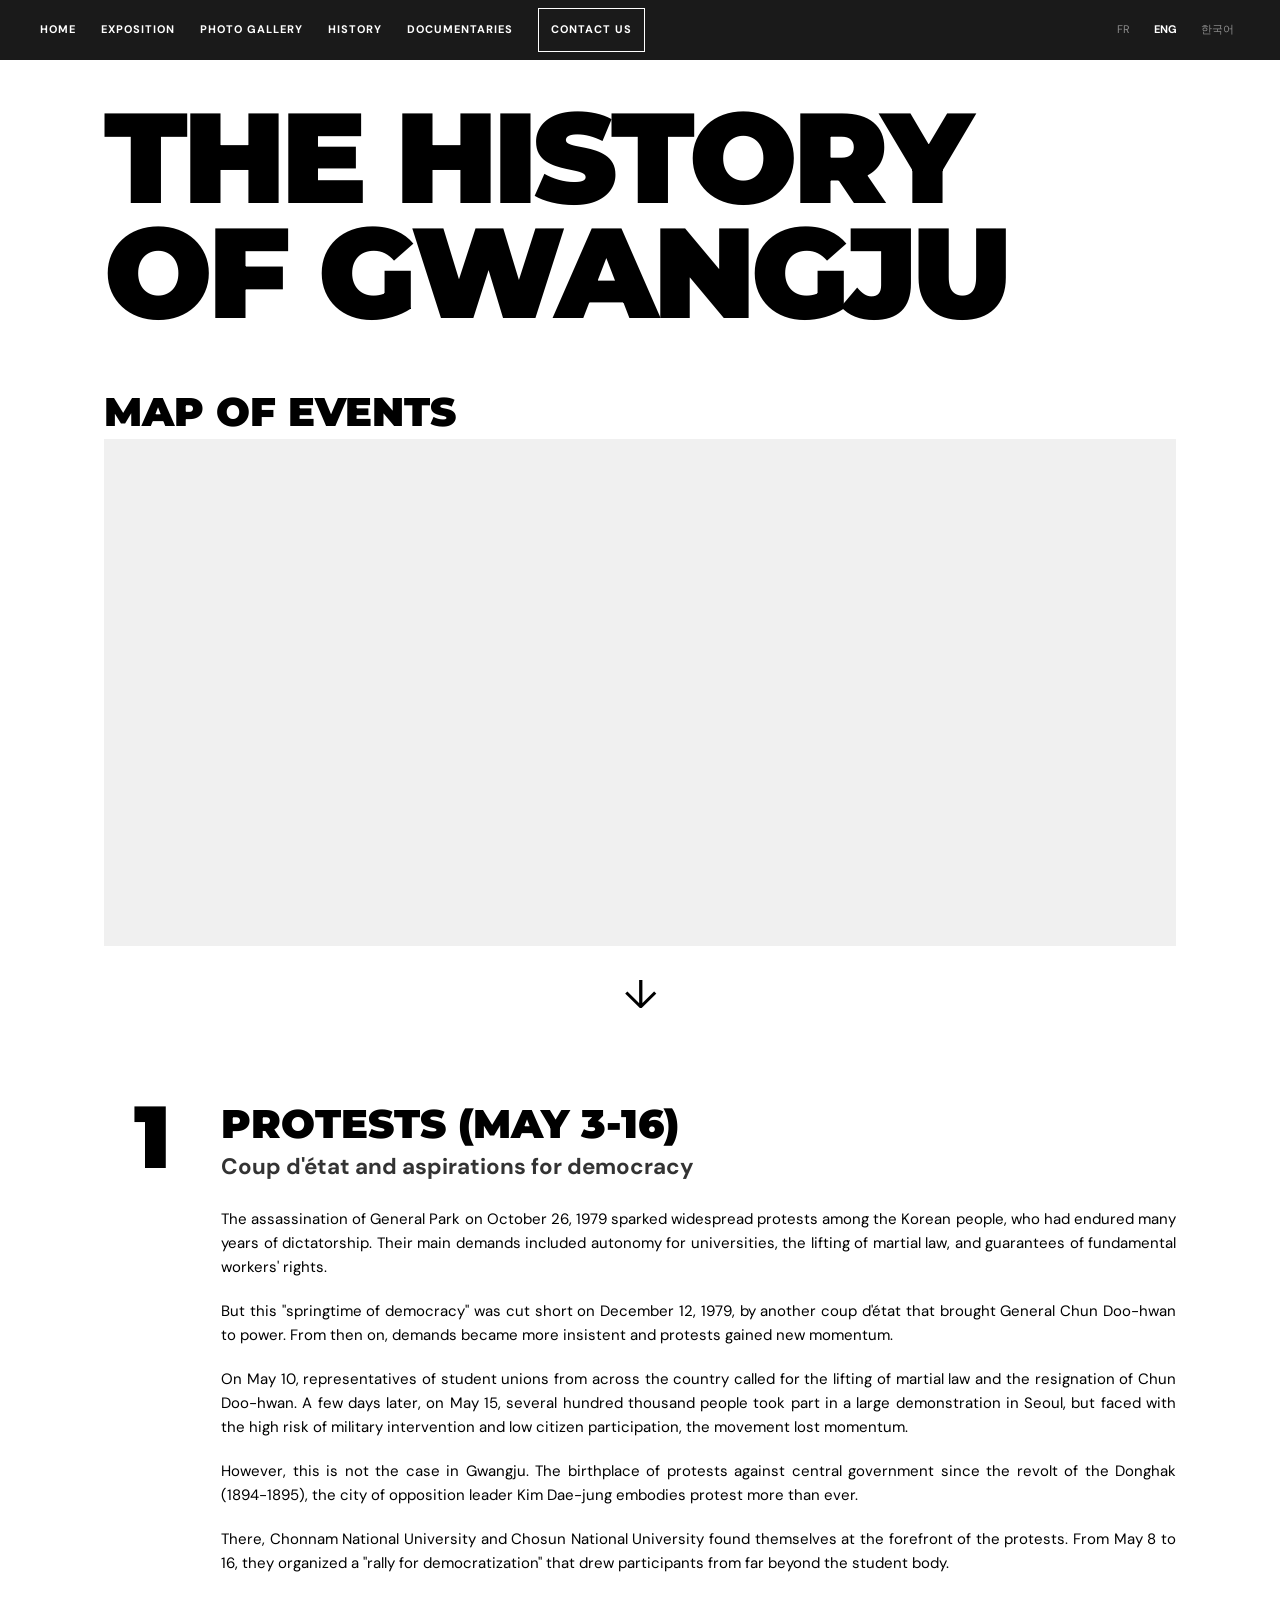
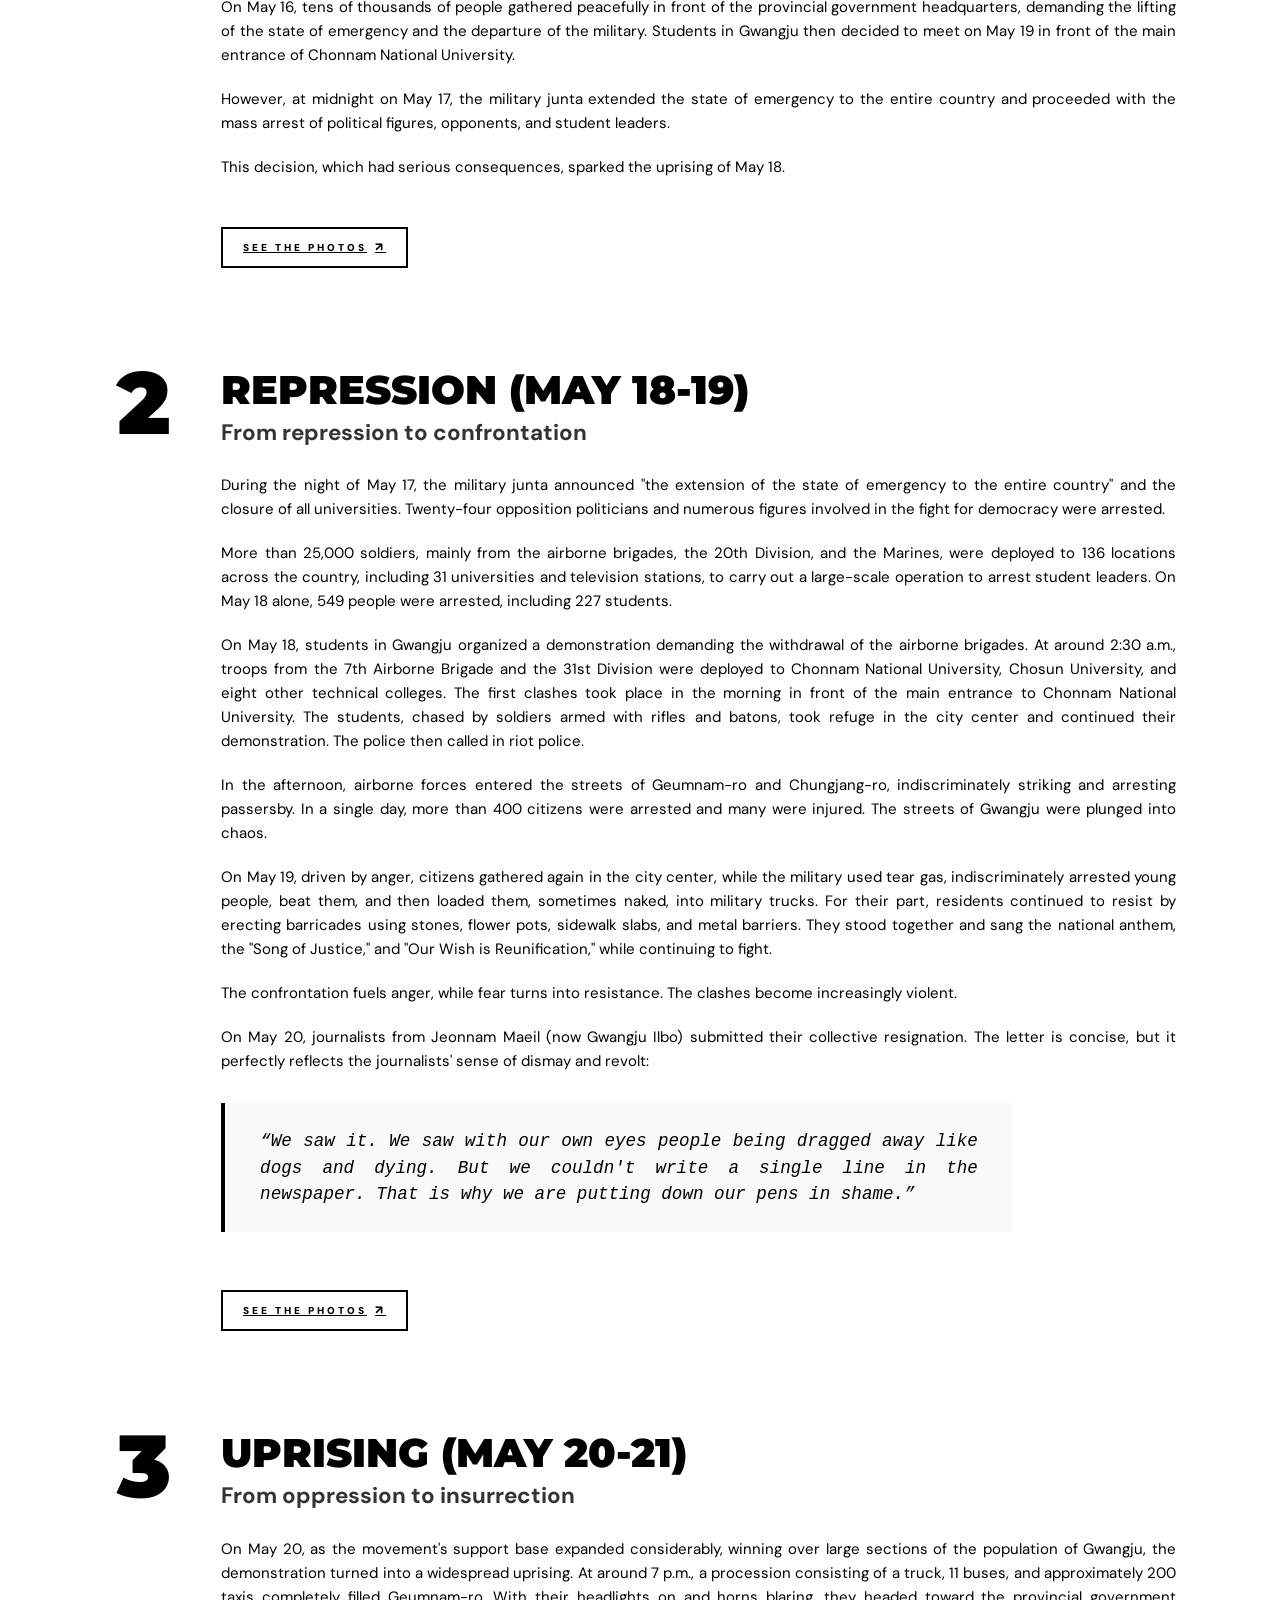
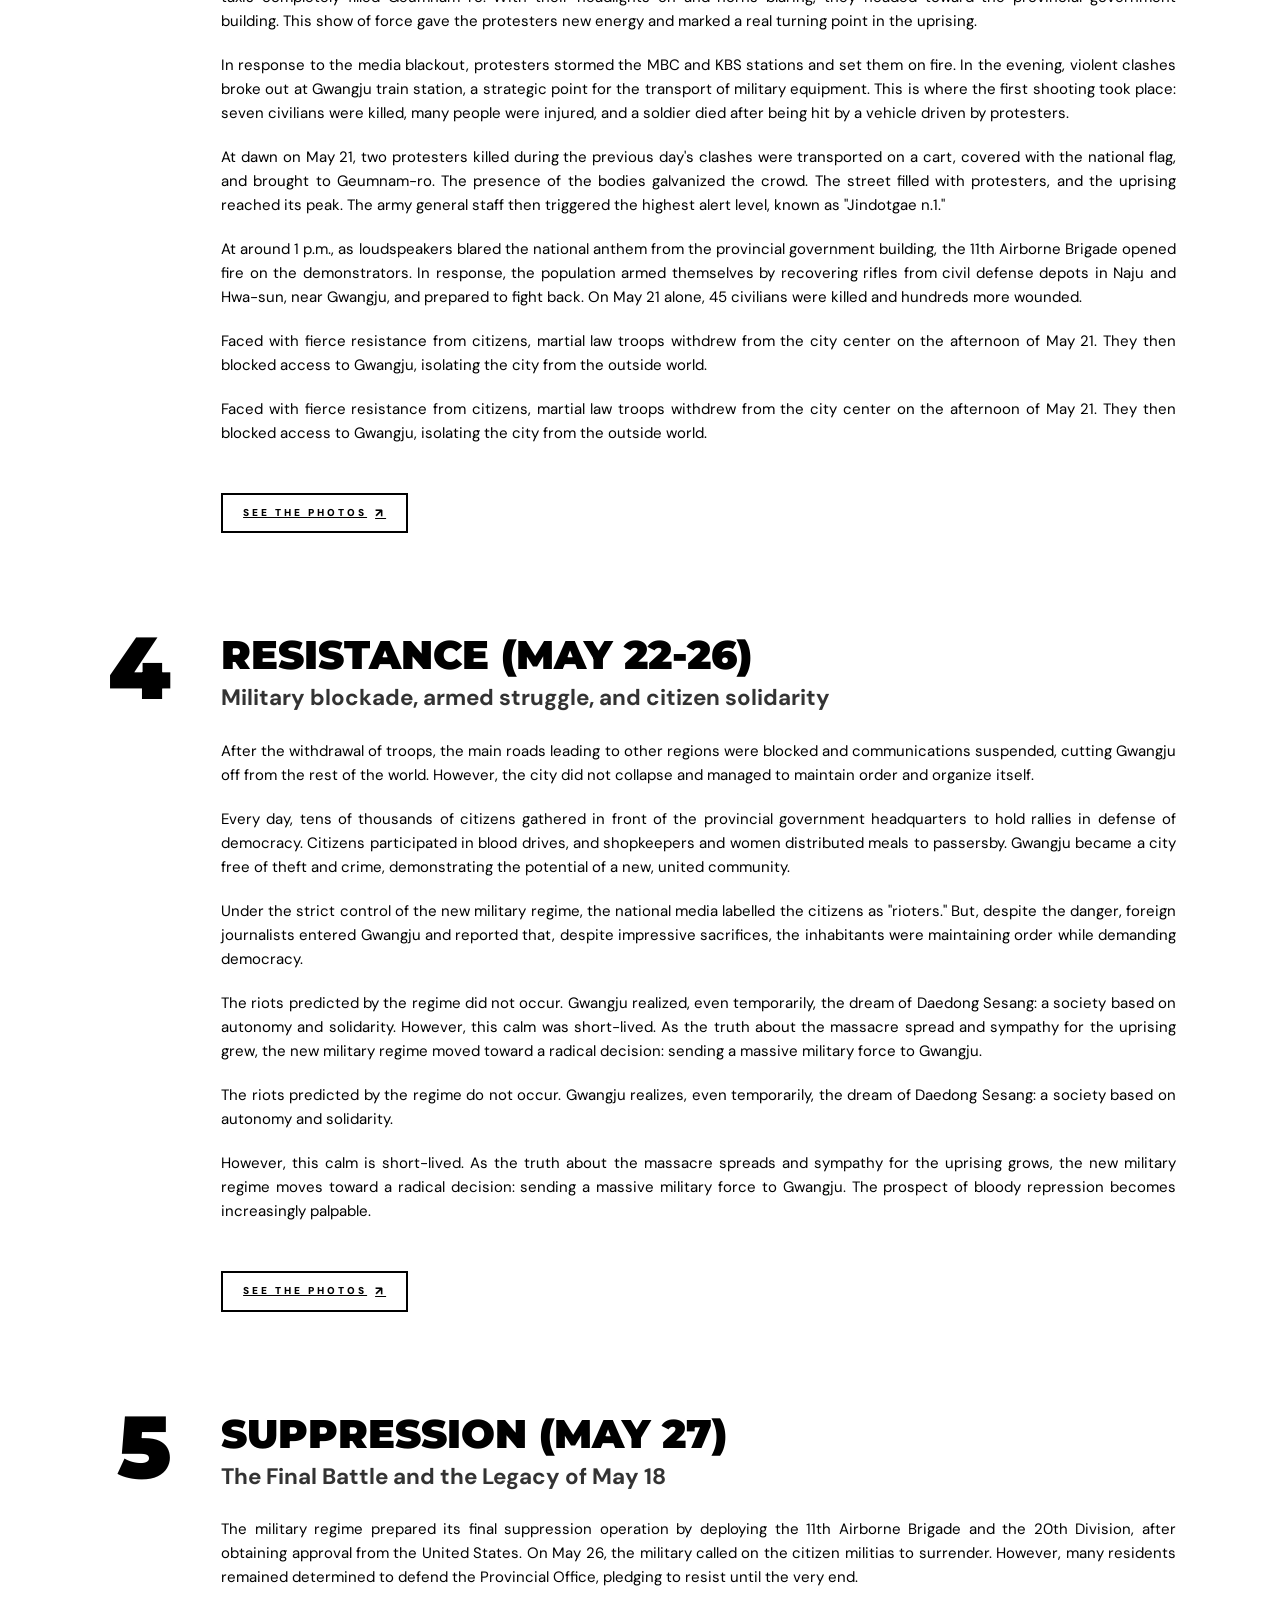
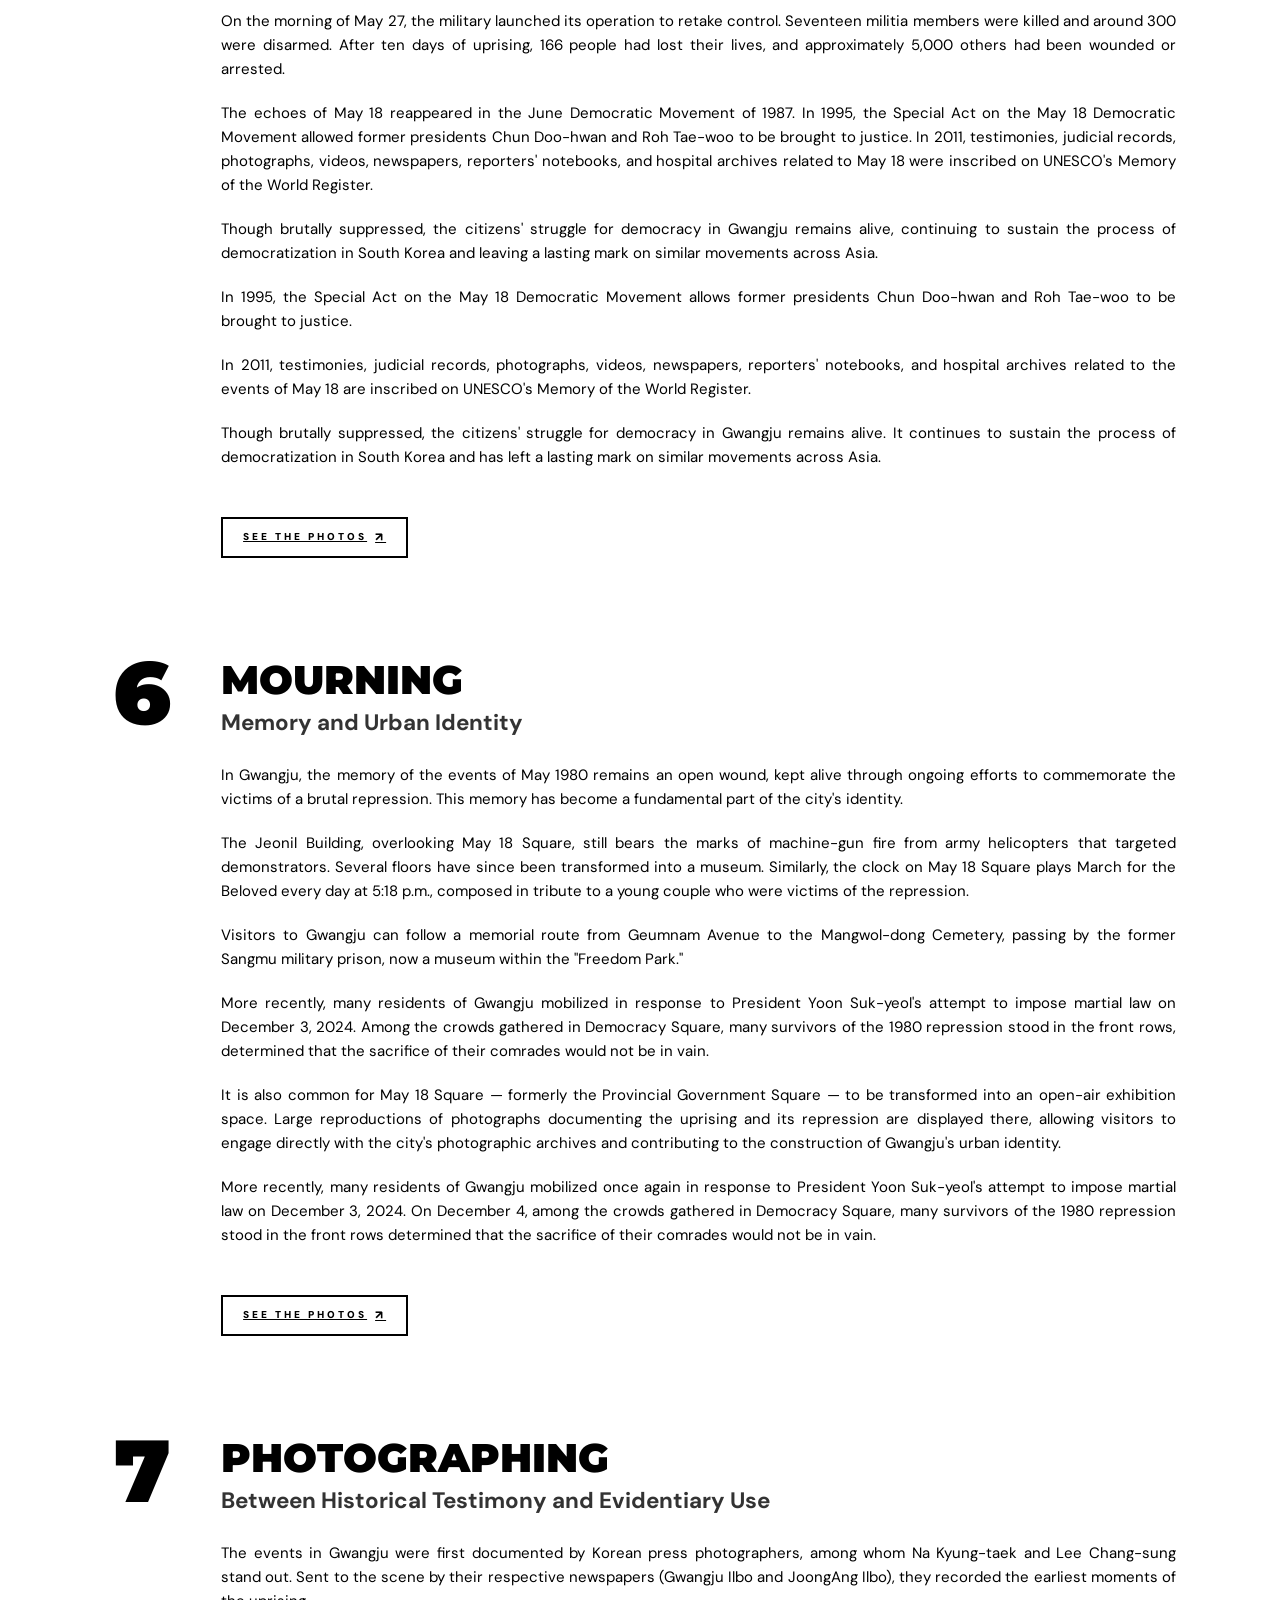
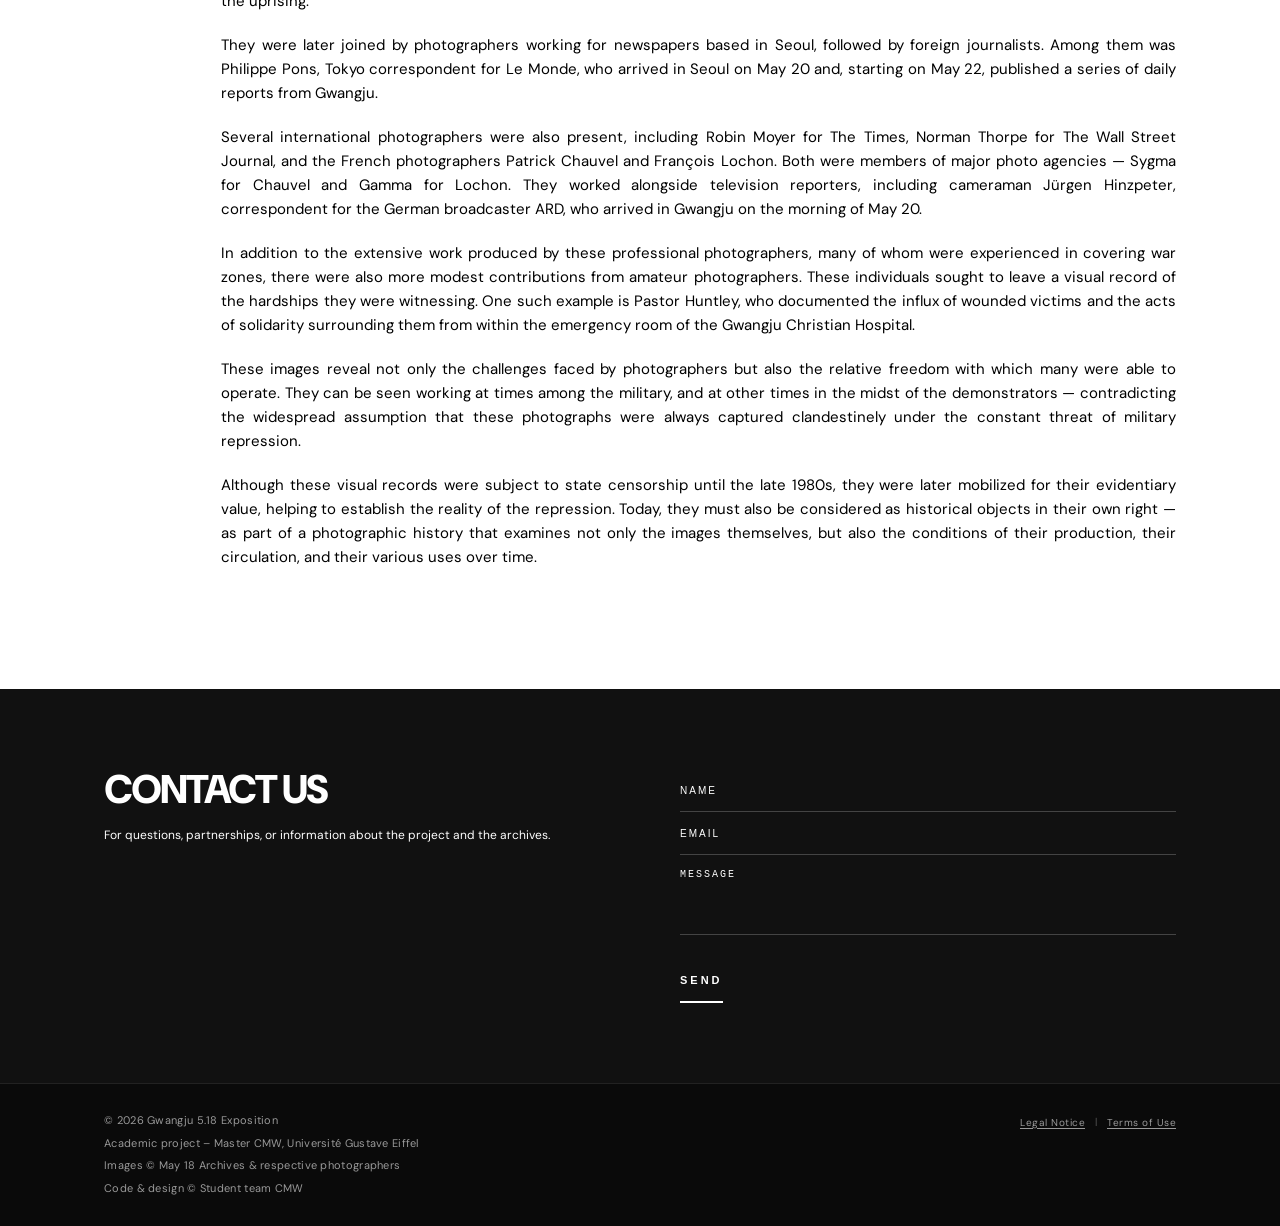
<file: history.html>
<!DOCTYPE html>
<html lang="en">

<head>
<script>
(function(){
  var STORAGE_KEY='gwangju_lang';
  var DEFAULT_LANG='en';
  var T={"en": {"nav_home": "HOME", "nav_exposition": "EXPOSITION", "nav_gallery": "PHOTO GALLERY", "nav_history": "HISTORY", "nav_documentaries": "DOCUMENTARIES", "nav_contact": "CONTACT US", "lang_html": "en", "index_title": "GWANGJU 5.18", "index_subtitle": "Urban Identity and Fight for Democracy", "index_intro": "A date attached to the name of the former capital of South Jeolla Province; a searing term for all South Korean democrats. The events documented in the photographs gathered here concern only a few days, from 18 to 27 May 1980. Yet their importance is inversely proportional to their duration, for the Gwangju Uprising occupies a central place in the process of democratization in South Korea.", "block1_date": "3-16<br>MAY", "block1_text": "The assassination of General Park on October 26, 1979 sparked widespread protests among the Korean people, who had endured many years of dictatorship. Their main demands included autonomy for universities, the lifting of martial law, and guarantees of fundamental workers' rights...", "block1_readmore": "READ MORE", "block2_date": "18-19<br>MAY", "block2_text": "During the night of May 17, the military junta announced \"the extension of the state of emergency to the entire country\" and the closure of all universities, with 24 opposition politicians and numerous figures involved in the fight for democracy being arrested. More than 25,000...", "block2_readmore": "READ MORE", "block3_date": "20-21<br>MAY", "block3_text": "On May 20, as the movement's support base expanded considerably, winning over large sections of the population of Gwangju, the demonstration turned into a widespread uprising. At around 7 p.m., a procession consisting of a truck, 11 buses, and approximately 200 taxis...", "block3_readmore": "READ MORE", "block4_date": "22-26<br>MAY", "block4_text": "After the withdrawal of troops, the main roads leading to other regions were blocked and communications were suspended, cutting Gwangju off from the rest of the world. However, the city did not collapse and managed to maintain order and organize itself. Every day, tens of thousands of...", "block4_readmore": "READ MORE", "block5_date": "27<br>MAY", "block5_text": "The military regime prepares its final suppression operation by deploying the 11th Airborne Brigade and the 20th Division, after obtaining approval from the United States. On May 26, the military calls on the citizen militias to surrender. However, many residents remain determined to defend the Provincial Office, pledging to resist until the very end. Facing a heavily armed army...", "block5_readmore": "READ MORE", "block6_date": "1980-<br>NOW", "block6_text": "In Gwangju, the memory of the events of May 1980 remains an open wound, kept alive through ongoing efforts to commemorate the victims of a brutal repression. This memory has become a fundamental part of the city's identity. The remembrance of the...", "block6_readmore": "READ MORE", "footer_title": "CONTACT US", "footer_desc": "For questions, partnerships, or information about the project and the archives.", "footer_name": "NAME", "footer_email": "EMAIL", "footer_message": "MESSAGE", "footer_send": "SEND", "history_title": "THE HISTORY<br>OF GWANGJU", "history_map": "MAP OF EVENTS", "see_photos": "SEE THE PHOTOS", "s1_title": "Protests (May 3-16)", "s1_sub": "Coup d'état and aspirations for democracy", "s1_p1": "The assassination of General Park on October 26, 1979 sparked widespread protests among the Korean people, who had endured many years of dictatorship. Their main demands included autonomy for universities, the lifting of martial law, and guarantees of fundamental workers' rights.", "s1_p2": "But this \"springtime of democracy\" was cut short on December 12, 1979, by another coup d'état that brought General Chun Doo-hwan to power. From then on, demands became more insistent and protests gained new momentum.", "s1_p3": "On May 10, representatives of student unions from across the country called for the lifting of martial law and the resignation of Chun Doo-hwan. A few days later, on May 15, several hundred thousand people took part in a large demonstration in Seoul, but faced with the high risk of military intervention and low citizen participation, the movement lost momentum.", "s1_p4": "However, this is not the case in Gwangju. The birthplace of protests against central government since the revolt of the Donghak (1894-1895), the city of opposition leader Kim Dae-jung embodies protest more than ever.", "s1_p5": "There, Chonnam National University and Chosun National University found themselves at the forefront of the protests. From May 8 to 16, they organized a \"rally for democratization\" that drew participants from far beyond the student body.", "s1_p6": "On May 16, tens of thousands of people gathered peacefully in front of the provincial government headquarters, demanding the lifting of the state of emergency and the departure of the military. Students in Gwangju then decided to meet on May 19 in front of the main entrance of Chonnam National University.", "s1_p7": "However, at midnight on May 17, the military junta extended the state of emergency to the entire country and proceeded with the mass arrest of political figures, opponents, and student leaders.", "s1_p8": "This decision, which had serious consequences, sparked the uprising of May 18.", "s2_title": "Repression (May 18-19)", "s2_sub": "From repression to confrontation", "s2_p1": "During the night of May 17, the military junta announced \"the extension of the state of emergency to the entire country\" and the closure of all universities. Twenty-four opposition politicians and numerous figures involved in the fight for democracy were arrested.", "s2_p2": "More than 25,000 soldiers, mainly from the airborne brigades, the 20th Division, and the Marines, were deployed to 136 locations across the country, including 31 universities and television stations, to carry out a large-scale operation to arrest student leaders. On May 18 alone, 549 people were arrested, including 227 students.", "s2_p3": "On May 18, students in Gwangju organized a demonstration demanding the withdrawal of the airborne brigades. At around 2:30 a.m., troops from the 7th Airborne Brigade and the 31st Division were deployed to Chonnam National University, Chosun University, and eight other technical colleges. The first clashes took place in the morning in front of the main entrance to Chonnam National University. The students, chased by soldiers armed with rifles and batons, took refuge in the city center and continued their demonstration. The police then called in riot police.", "s2_p4": "In the afternoon, airborne forces entered the streets of Geumnam-ro and Chungjang-ro, indiscriminately striking and arresting passersby. In a single day, more than 400 citizens were arrested and many were injured. The streets of Gwangju were plunged into chaos.", "s2_p5": "On May 19, driven by anger, citizens gathered again in the city center, while the military used tear gas, indiscriminately arrested young people, beat them, and then loaded them, sometimes naked, into military trucks. For their part, residents continued to resist by erecting barricades using stones, flower pots, sidewalk slabs, and metal barriers. They stood together and sang the national anthem, the \"Song of Justice,\" and \"Our Wish is Reunification,\" while continuing to fight.", "s2_p6": "The confrontation fuels anger, while fear turns into resistance. The clashes become increasingly violent.", "s3_title": "Uprising (May 20-21)", "s3_sub": "From oppression to insurrection", "s3_p1": "On May 20, as the movement's support base expanded considerably, winning over large sections of the population of Gwangju, the demonstration turned into a widespread uprising. At around 7 p.m., a procession consisting of a truck, 11 buses, and approximately 200 taxis completely filled Geumnam-ro. With their headlights on and horns blaring, they headed toward the provincial government building. This show of force gave the protesters new energy and marked a real turning point in the uprising.", "s3_p2": "In response to the media blackout, protesters stormed the MBC and KBS stations and set them on fire. In the evening, violent clashes broke out at Gwangju train station, a strategic point for the transport of military equipment. This is where the first shooting took place: seven civilians were killed, many people were injured, and a soldier died after being hit by a vehicle driven by protesters.", "s3_p3": "At dawn on May 21, two protesters killed during the previous day's clashes were transported on a cart, covered with the national flag, and brought to Geumnam-ro. The presence of the bodies galvanized the crowd. The street filled with protesters, and the uprising reached its peak. The army general staff then triggered the highest alert level, known as \"Jindotgae n.1.\"", "s3_p4": "At around 1 p.m., as loudspeakers blared the national anthem from the provincial government building, the 11th Airborne Brigade opened fire on the demonstrators. In response, the population armed themselves by recovering rifles from civil defense depots in Naju and Hwa-sun, near Gwangju, and prepared to fight back. On May 21 alone, 45 civilians were killed and hundreds more wounded.", "s3_p5": "Faced with fierce resistance from citizens, martial law troops withdrew from the city center on the afternoon of May 21. They then blocked access to Gwangju, isolating the city from the outside world.", "s4_title": "Resistance (May 22-26)", "s4_sub": "Military blockade, armed struggle, and citizen solidarity", "s4_p1": "After the withdrawal of troops, the main roads leading to other regions were blocked and communications suspended, cutting Gwangju off from the rest of the world. However, the city did not collapse and managed to maintain order and organize itself.", "s4_p2": "Every day, tens of thousands of citizens gathered in front of the provincial government headquarters to hold rallies in defense of democracy. Citizens participated in blood drives, and shopkeepers and women distributed meals to passersby. Gwangju became a city free of theft and crime, demonstrating the potential of a new, united community.", "s4_p3": "Under the strict control of the new military regime, the national media labelled the citizens as \"rioters.\" But, despite the danger, foreign journalists entered Gwangju and reported that, despite impressive sacrifices, the inhabitants were maintaining order while demanding democracy.", "s4_p4": "The riots predicted by the regime did not occur. Gwangju realized, even temporarily, the dream of Daedong Sesang: a society based on autonomy and solidarity. However, this calm was short-lived. As the truth about the massacre spread and sympathy for the uprising grew, the new military regime moved toward a radical decision: sending a massive military force to Gwangju.", "s5_title": "Suppression (May 27)", "s5_sub": "The Final Battle and the Legacy of May 18", "s5_p1": "The military regime prepared its final suppression operation by deploying the 11th Airborne Brigade and the 20th Division, after obtaining approval from the United States. On May 26, the military called on the citizen militias to surrender. However, many residents remained determined to defend the Provincial Office, pledging to resist until the very end.", "s5_p2": "On the morning of May 27, the military launched its operation to retake control. Seventeen militia members were killed and around 300 were disarmed. After ten days of uprising, 166 people had lost their lives, and approximately 5,000 others had been wounded or arrested.", "s5_p3": "The echoes of May 18 reappeared in the June Democratic Movement of 1987. In 1995, the Special Act on the May 18 Democratic Movement allowed former presidents Chun Doo-hwan and Roh Tae-woo to be brought to justice. In 2011, testimonies, judicial records, photographs, videos, newspapers, reporters' notebooks, and hospital archives related to May 18 were inscribed on UNESCO's Memory of the World Register.", "s5_p4": "Though brutally suppressed, the citizens' struggle for democracy in Gwangju remains alive, continuing to sustain the process of democratization in South Korea and leaving a lasting mark on similar movements across Asia.", "s6_title": "Mourning", "s6_sub": "Memory and Urban Identity", "s6_p1": "In Gwangju, the memory of the events of May 1980 remains an open wound, kept alive through ongoing efforts to commemorate the victims of a brutal repression. This memory has become a fundamental part of the city's identity.", "s6_p2": "The Jeonil Building, overlooking May 18 Square, still bears the marks of machine-gun fire from army helicopters that targeted demonstrators. Several floors have since been transformed into a museum. Similarly, the clock on May 18 Square plays March for the Beloved every day at 5:18 p.m., composed in tribute to a young couple who were victims of the repression.", "s6_p3": "Visitors to Gwangju can follow a memorial route from Geumnam Avenue to the Mangwol-dong Cemetery, passing by the former Sangmu military prison, now a museum within the \"Freedom Park.\"", "s6_p4": "More recently, many residents of Gwangju mobilized in response to President Yoon Suk-yeol's attempt to impose martial law on December 3, 2024. Among the crowds gathered in Democracy Square, many survivors of the 1980 repression stood in the front rows, determined that the sacrifice of their comrades would not be in vain.", "s7_title": "Photographing", "s7_sub": "Between Historical Testimony and Evidentiary Use", "s7_p1": "The events in Gwangju were first documented by Korean press photographers, among whom Na Kyung-taek and Lee Chang-sung stand out. Sent to the scene by their respective newspapers (Gwangju Ilbo and JoongAng Ilbo), they recorded the earliest moments of the uprising.", "s7_p2": "They were later joined by photographers working for newspapers based in Seoul, followed by foreign journalists. Among them was Philippe Pons, Tokyo correspondent for Le Monde, who arrived in Seoul on May 20 and, starting on May 22, published a series of daily reports from Gwangju.", "s7_p3": "Several international photographers were also present, including Robin Moyer for The Times, Norman Thorpe for The Wall Street Journal, and the French photographers Patrick Chauvel and François Lochon. Both were members of major photo agencies — Sygma for Chauvel and Gamma for Lochon. They worked alongside cameraman Jürgen Hinzpeter, correspondent for the German broadcaster ARD, who arrived in Gwangju on the morning of May 20.", "s7_p4": "In addition to the professional photographers, there were also more modest contributions from amateurs, such as Pastor Huntley, who documented the influx of wounded victims from within the emergency room of the Gwangju Christian Hospital.", "s7_p5": "Although these visual records were subject to state censorship until the late 1980s, they were later mobilized for their evidentiary value. Today, they must be considered as historical objects in their own right, examining not only the images themselves, but also the conditions of their production, their circulation, and their various uses over time.", "gallery_title": "PHOTO GALLERY", "gallery_filter_all": "ALL", "doc_title": "DOCUMENTARIES", "doc_about_title": "ABOUT THE PROJECT", "doc_about": "Since 2013, students from the Master 2 Cultures et Métiers du Web at Université Gustave Eiffel (France) and the Film & Visual Media Technology Department at Dong-Eui University in Busan (South Korea) have collaborated each year on interactive documentaries, tracing the traces of Korean history — from the streets of Busan and Seoul to the memory of May 1980 in Gwangju. A partnership that led to a double-degree programme between the two universities in 2019.", "doc_synopsis_2024": "In a world where truth is subject to individual sensitivities and images carry the power of conviction, how can archival footage build a narrative of the birth of South Korean democracy?", "doc_synopsis_2023": "The history of the Gwangju Uprising is written through the memories of its survivors. Each fought in their own way. This documentary follows artists — singers, painters, writers — who carry their shared trauma through their work.", "doc_synopsis_2021": "Forty years after the events in Gwangju, a super-16mm film enriches the visual archive of the May 18 insurrection. What remains of this film, its author, its journey, its intentions, its emotions?", "doc_synopsis_2020": "In 1980, the students and citizens of Gwangju rose up for democracy and freedom. Brutally suppressed, the uprising left many dead and wounded. How has it been commemorated in the decades since? What place does it hold in Korean memory and society?", "doc_synopsis_2019": "After watching A Taxi Driver in a Parisian cinema, a group of friends decides to investigate the events surrounding the Gwangju Uprising of May 18, 1980. Their research leads them to the city itself, where a Chonnam University student guides them through the sites of memory.", "doc_synopsis_2018": "In 1980, the closure of Chonnam University in Gwangju provoked a student uprising massively repressed in bloodshed. Today regarded as the emblem of South Korea's democratic aspirations, this documentary traces the genealogy of the photographs that shaped our knowledge of the event.", "expo_title": "EXPOSITION", "page_title_gallery": "PHOTO GALLERY", "gallery_sec_316": "Following the assassination of President Park Chung-hee in October 1979, South Korea entered a period of political uncertainty. Student protests calling for democracy spread across the country, particularly at universities in Gwangju.", "gallery_sec_1819": "On May 18, paratroopers were deployed to suppress demonstrations at Chonnam National University. Their violent response — beating students and bystanders indiscriminately — provoked outrage and drew tens of thousands of citizens into the streets.", "gallery_sec_2021": "The uprising intensified as citizens armed themselves and seized control of the city. On May 21, soldiers opened fire on the crowd in front of the Provincial Government Office, killing dozens and marking a turning point in the confrontation.", "gallery_sec_2226": "After the military withdrew from central Gwangju, citizens organised a self-governing committee to maintain order, distribute food, and negotiate with the authorities. The city held together under the shadow of an imminent crackdown.", "gallery_sec_27": "In the early hours of May 27, tens of thousands of martial law troops retook the city. The final defenders barricaded inside the Provincial Government Office were killed or arrested. The uprising was suppressed.", "gallery_sec_mourning": "In the weeks and months that followed, the victims were mourned in private while the government suppressed all public memory of the events. Families sought the bodies of the disappeared, and survivors faced imprisonment and torture.", "gallery_sec_photographers": "The photographs collected here were taken by Korean journalists, foreign correspondents, and amateur photographers at great personal risk. Many images were confiscated or hidden for years before entering the public record.", "gallery_label_316": "3–16 MAY", "gallery_label_1819": "18–19 MAY", "gallery_label_2021": "20–21 MAY", "gallery_label_2226": "22–26 MAY", "gallery_label_27": "27 MAY", "gallery_label_mourning": "MOURNING", "gallery_label_photographers": "PHOTOGRAPHERS", "s2_quote_intro": "On May 20, journalists from Jeonnam Maeil (now Gwangju Ilbo) submitted their collective resignation. The letter is concise, but it perfectly reflects the journalists' sense of dismay and revolt:", "s2_quote": "“We saw it. We saw with our own eyes people being dragged away like dogs and dying. But we couldn't write a single line in the newspaper. That is why we are putting down our pens in shame.”", "s3_p6": "Faced with fierce resistance from citizens, martial law troops withdrew from the city center on the afternoon of May 21. They then blocked access to Gwangju, isolating the city from the outside world.", "s4_p4b": "The riots predicted by the regime do not occur. Gwangju realizes, even temporarily, the dream of Daedong Sesang: a society based on autonomy and solidarity.", "s4_p4c": "However, this calm is short-lived. As the truth about the massacre spreads and sympathy for the uprising grows, the new military regime moves toward a radical decision: sending a massive military force to Gwangju. The prospect of bloody repression becomes increasingly palpable.", "s5_p2b": "In 1995, the Special Act on the May 18 Democratic Movement allows former presidents Chun Doo-hwan and Roh Tae-woo to be brought to justice.", "s5_p2c": "In 2011, testimonies, judicial records, photographs, videos, newspapers, reporters' notebooks, and hospital archives related to the events of May 18 are inscribed on UNESCO's Memory of the World Register.", "s5_p2d": "Though brutally suppressed, the citizens' struggle for democracy in Gwangju remains alive. It continues to sustain the process of democratization in South Korea and has left a lasting mark on similar movements across Asia.", "s6_p2b": "It is also common for May 18 Square — formerly the Provincial Government Square — to be transformed into an open-air exhibition space. Large reproductions of photographs documenting the uprising and its repression are displayed there, allowing visitors to engage directly with the city's photographic archives and contributing to the construction of Gwangju's urban identity.", "s6_p4b": "More recently, many residents of Gwangju mobilized once again in response to President Yoon Suk-yeol's attempt to impose martial law on December 3, 2024. On December 4, among the crowds gathered in Democracy Square, many survivors of the 1980 repression stood in the front rows determined that the sacrifice of their comrades would not be in vain.", "s7_p1b": "The events in Gwangju were first documented by Korean press photographers, among whom Na Kyung-taek and Lee Chang-sung stand out. Sent to the scene by their respective newspapers (Gwangju Ilbo and JoongAng Ilbo), they recorded the earliest moments of the uprising.", "s7_p2b": "They were later joined by photographers working for newspapers based in Seoul, followed by foreign journalists. Among them was Philippe Pons, Tokyo correspondent for Le Monde, who arrived in Seoul on May 20 and, starting on May 22, published a series of daily reports from Gwangju.", "s7_p3b": "Several international photographers were also present, including Robin Moyer for The Times, Norman Thorpe for The Wall Street Journal, and the French photographers Patrick Chauvel and François Lochon. Both were members of major photo agencies — Sygma for Chauvel and Gamma for Lochon. They worked alongside television reporters, including cameraman Jürgen Hinzpeter, correspondent for the German broadcaster ARD, who arrived in Gwangju on the morning of May 20.", "s7_p4b": "In addition to the extensive work produced by these professional photographers, many of whom were experienced in covering war zones, there were also more modest contributions from amateur photographers. These individuals sought to leave a visual record of the hardships they were witnessing. One such example is Pastor Huntley, who documented the influx of wounded victims and the acts of solidarity surrounding them from within the emergency room of the Gwangju Christian Hospital.", "s7_p5b": "These images reveal not only the challenges faced by photographers but also the relative freedom with which many were able to operate. They can be seen working at times among the military, and at other times in the midst of the demonstrators — contradicting the widespread assumption that these photographs were always captured clandestinely under the constant threat of military repression.", "s7_p6b": "Although these visual records were subject to state censorship until the late 1980s, they were later mobilized for their evidentiary value, helping to establish the reality of the repression. Today, they must also be considered as historical objects in their own right — as part of a photographic history that examines not only the images themselves, but also the conditions of their production, their circulation, and their various uses over time.", "expo_intro": "Explore the visual archives of the Gwangju 5.18 Exposition."}, "fr": {"nav_home": "ACCUEIL", "nav_exposition": "EXPOSITION", "nav_gallery": "GALERIE DE PHOTOS", "nav_history": "HISTOIRE", "nav_documentaries": "DOCUMENTAIRES", "nav_contact": "NOUS CONTACTER", "lang_html": "fr", "index_title": "GWANGJU 5.18", "index_subtitle": "Identité urbaine et combat démocratique", "index_intro": "Une date accolée au nom de l'ancienne capitale de la province du Jeolla du Sud ; un vocable incandescent pour tous les démocrates sud-coréens. Les événements que documentent les photographies rassemblées ici concernent quelques journées seulement : du 18 au 27 mai 1980. Mais leur importance est inversement proportionnelle à leur durée. Car le soulèvement de Gwangju occupe une place centrale dans le processus de démocratisation en Corée du Sud.", "block1_date": "3-16<br>MAI", "block1_text": "L'assassinat du général Park, survenu le 26 octobre 1979, est à l'origine d'un large mouvement de revendications au sein de la population coréenne, venant après de longues années de dictature. Au centre des doléances figurent alors l'autonomie des établissements universitaires, la levée de la loi martiale et la garantie des droits fondamentaux des travailleurs...", "block1_readmore": "LIRE LA SUITE", "block2_date": "18-19<br>MAI", "block2_text": "Dans la nuit du 17 mai, la junte militaire annonce « l'extension de l'état d'urgence à l'ensemble du pays » ainsi que la fermeture de toutes les universités. Vingt-quatre responsables politiques de l'opposition, ainsi que de nombreuses figures du combat démocratique sont arrêtés...", "block2_readmore": "LIRE LA SUITE", "block3_date": "20-21<br>MAI", "block3_text": "Le 20 mai, alors que l'assise du mouvement s'élargit considérablement, gagnant de larges pans de la population de Gwangju, la manifestation se transforme en un vaste soulèvement. Vers 19 heures, un cortège composé d'un camion, de 11 bus et d'environ 200 taxis...", "block3_readmore": "LIRE LA SUITE", "block4_date": "22-26<br>MAI", "block4_text": "Après le retrait des troupes, les principales routes menant vers d'autres régions sont bloquées et les communications suspendues, faisant de Gwangju une agglomération coupée du monde. Cependant, la ville ne s'effondre pas et parvient à maintenir l'ordre et s'organiser...", "block4_readmore": "LIRE LA SUITE", "block5_date": "27<br>MAI", "block5_text": "Le régime militaire prépare l'opération finale de répression en déployant la 11e brigade aéroportée et la 20e division, non sans avoir obtenu l'approbation des États-Unis. Le 26 mai, les militaires demandent aux miliciens de se rendre, mais de nombreux habitants défendent la préfecture...", "block5_readmore": "LIRE LA SUITE", "block6_date": "1980-<br>AUJOURD'HUI", "block6_text": "À Gwangju, le souvenir des journées de mai 1980 reste une blessure ouverte, maintenue à vif par le travail de mémoire consacré aux victimes d'une répression féroce. Il est constitutif de l'identité urbaine...", "block6_readmore": "LIRE LA SUITE", "footer_title": "NOUS CONTACTER", "footer_desc": "Pour toute question, partenariat ou information sur le projet et les archives.", "footer_name": "NOM", "footer_email": "E-MAIL", "footer_message": "MESSAGE", "footer_send": "ENVOYER", "history_title": "L'HISTOIRE<br>DE GWANGJU", "history_map": "CARTE DES ÉVÉNEMENTS", "see_photos": "VOIR LES PHOTOS", "s1_title": "Manifestations (3-16 mai)", "s1_sub": "Coup d'état et aspirations à la démocratie", "s1_p1": "L'assassinat du général Park, survenu le 26 octobre 1979, est à l'origine d'un large mouvement de revendications au sein de la population coréenne, venant après de longues années de dictature. Au centre des doléances figurent alors l'autonomie des établissements universitaires, la levée de la loi martiale et la garantie des droits fondamentaux des travailleurs.", "s1_p2": "Mais ce « printemps de la démocratie » se heurte, dès le 12 décembre 1979, à un nouveau coup d'État qui porte le général Chun Doo-hwan au pouvoir. Dès lors, les revendications se font plus insistantes et les mobilisations prennent un nouvel essor.", "s1_p3": "Le 10 mai, les représentants des syndicats étudiants de tout le pays demandent la levée de la loi martiale et la démission de Chun Doo-hwan. Quelques jours plus tard, le 15 mai, plusieurs centaines de milliers de personnes participent à une grande manifestation à Séoul, mais, confronté au risque élevé d'intervention militaire et à une faible participation citoyenne, le mouvement s'essouffle.", "s1_p4": "En revanche, il n'en est rien à Gwangju. Berceau de la contestation contre le pouvoir central depuis la révolte du Donghak (1894-1895), la ville de l'opposant Kim Dae-jung incarne plus que jamais la geste protestataire.", "s1_p5": "Là, les universités nationales de Chonnam et Chosun se retrouvent à la pointe de la contestation. Du 8 au 16 mai, elles sont à l'initiative d'un « rassemblement pour la démocratisation » qui déborde largement des seuls rangs étudiants.", "s1_p6": "Le 16 mai, des dizaines de milliers de personnes se rassemblent pacifiquement devant le siège du gouvernement provincial, réclamant la levée de l'état d'urgence et le départ des militaires. Les étudiants de Gwangju décident alors de se retrouver le 19 mai devant l'entrée principale de l'université nationale de Chonnam.", "s1_p7": "Cependant, le 17 mai à minuit, la junte militaire étend l'état d'urgence à l'ensemble du pays et procède à l'arrestation massive de personnalités politiques, d'opposants et de dirigeants étudiants.", "s1_p8": "Cette décision, lourde de conséquences, est à l'origine du soulèvement du 18 mai.", "s2_title": "Répression (18-19 mai)", "s2_sub": "De la répression à la confrontation", "s2_p1": "Dans la nuit du 17 mai, la junte militaire annonce « l'extension de l'état d'urgence à l'ensemble du pays » ainsi que la fermeture de toutes les universités. Vingt-quatre responsables politiques de l'opposition, ainsi que de nombreuses figures du combat démocratique sont arrêtés.", "s2_p2": "Plus de 25 000 soldats, issus notamment des brigades aéroportées, de la 20e division et des marines, sont déployés sur 136 sites à travers le pays, y compris 31 universités et des stations de télévision, afin de procéder à une vaste opération d'arrestation des dirigeants étudiants. Au cours de la seule journée du 18 mai, 549 personnes sont interpellées, dont 227 étudiants.", "s2_p3": "Le 18 mai, à Gwangju, des étudiants organisent une manifestation pour réclamer le départ des brigades aéroportées. Vers 2h30 du matin, les troupes de la 7e brigade aéroportée et de la 31e division sont déployées à l'université nationale de Chonnam, à l'université de Chosun et dans huit autres établissements d'enseignement technique. Les premiers heurts ont alors lieu dans la matinée, devant l'entrée principale de l'université nationale de Chonnam.", "s2_p4": "Dans l'après-midi, les forces aéroportées pénètrent dans les rues de Geumnam-ro et Chungjang-ro, frappant et arrêtant les passants sans distinction. En une seule journée, plus de 400 citoyens sont arrêtés tandis qu'on recense un grand nombre de blessés. Les rues de Gwangju sont alors plongées dans un véritable chaos.", "s2_p5": "Le 19 mai, mus par la colère, les citoyens se rassemblent de nouveau dans le centre-ville, tandis que les militaires font usage de grenades lacrymogènes, arrêtent les jeunes sans distinction, les frappent puis les embarquent, parfois déshabillés, dans des camions militaires. De leur côté, les habitants continuent de résister en érigeant des barricades.", "s2_p6": "La confrontation alimente alors la colère, tandis que la peur se transforme en résistance. Les affrontements deviennent de plus en plus violents.", "s3_title": "Soulèvement (20-21 mai)", "s3_sub": "De l'oppression à l'insurrection", "s3_p1": "Le 20 mai, alors que l'assise du mouvement s'élargit considérablement, gagnant de larges pans de la population de Gwangju, la manifestation se transforme en un vaste soulèvement. Vers 19 heures, un cortège composé d'un camion, de 11 bus et d'environ 200 taxis remplit entièrement Geumnam-ro. Phares allumés et klaxons retentissants, ils se dirigent vers le bâtiment du gouvernement provincial.", "s3_p2": "En réaction au silence imposé par les médias, des manifestants prennent d'assaut les stations MBC et KBS et y mettent le feu. Dans la soirée, de violents affrontements éclatent à la gare de Gwangju. C'est là qu'intervient la première fusillade : sept civils sont tués, un grand nombre de personnes blessées et un militaire meurt après avoir été percuté par un véhicule.", "s3_p3": "À l'aube du 21 mai, deux manifestants tués lors des affrontements de la veille sont transportés sur un chariot, recouvert du drapeau national, et amenés sur Geumnam-ro. La présence des corps galvanise la foule. L'État-major de l'armée déclenche alors le niveau d'alerte maximale, appelé « Jindotgae n.1 ».", "s3_p4": "Vers 13 heures, la 11e brigade aéroportée ouvre le feu sur les manifestants. En réponse, la population s'arme en récupérant des fusils dans les dépôts de la défense civile. Rien que ce 21 mai, 45 civils sont tués et des centaines d'autres blessés.", "s3_p5": "Face à une résistance citoyenne acharnée, les troupes de la loi martiale se retirent du centre-ville dans l'après-midi du 21 mai, bloquant ensuite les accès de Gwangju.", "s4_title": "Résistance (22-26 mai)", "s4_sub": "Blocus militaire, lutte armée et solidarité citoyenne", "s4_p1": "Après le retrait des troupes, les principales routes menant vers d'autres régions sont bloquées et les communications suspendues, faisant de Gwangju une agglomération coupée du monde. Cependant, la ville ne s'effondre pas et parvient à maintenir l'ordre et s'organiser.", "s4_p2": "Chaque jour, des dizaines de milliers de citoyens se rassemblent devant le siège du gouvernement provincial. Des citoyens participent à des collectes de sang, des commerçants et des femmes distribuent des repas aux passants. Gwangju devient une ville où le vol et la criminalité sont absents.", "s4_p3": "Sous le contrôle strict du nouveau régime militaire, les médias nationaux qualifient les citoyens d'« émeutiers ». Mais, au mépris du danger, des journalistes étrangers entrent à Gwangju et rapportent la réalité.", "s4_p4": "Les émeutes prévues par le régime ne se produisent pas. Gwangju réalise, même temporairement, le rêve du Daedong Sesang : une société fondée sur l'autonomie et la solidarité. Cependant, ce calme est de courte durée et la perspective d'une répression sanglante devient progressivement palpable.", "s5_title": "Écrasement (27 mai)", "s5_sub": "La bataille finale et l'héritage du 18 mai", "s5_p1": "Le régime militaire prépare l'opération finale de répression en déployant la 11e brigade aéroportée et la 20e division, non sans avoir obtenu l'approbation des États-Unis. Le 26 mai, les militaires demandent aux miliciens de se rendre, mais de nombreux habitants défendent la préfecture et s'engagent à lutter jusqu'au bout.", "s5_p2": "Dans la matinée du 27 mai, l'opération de reprise du contrôle par les militaires commence : 17 miliciens sont tués et environ 300 sont désarmés. Au terme des dix jours de soulèvement, 166 personnes sont mortes et environ 5 000 ont été blessées ou arrêtées.", "s5_p3": "Les échos du 18 mai se retrouvent dans le Mouvement de juin 1987. En 1995, la loi spéciale sur le Mouvement démocratique du 18 mai permet la traduction en justice des anciens présidents Chun Doo-hwan et Roh Tae-woo. Les témoignages et documents relatifs au 18 mai sont inscrits en 2011 au patrimoine mondial de l'UNESCO.", "s5_p4": "Réprimée dans le sang, la lutte des citoyens de Gwangju pour la démocratie n'en demeure pas moins vivante, contribuant à entretenir le processus de démocratisation en Corée du Sud.", "s6_title": "Deuil", "s6_sub": "Mémoire et identité urbaine", "s6_p1": "À Gwangju, le souvenir des journées de mai 1980 reste une blessure ouverte, maintenue à vif par le travail de mémoire consacré aux victimes d'une répression féroce. Il est constitutif de l'identité urbaine.", "s6_p2": "Le bâtiment Jeonil, qui donne sur la place du 18 mai, porte encore la trace des balles de mitrailleuse tirées par les hélicoptères de l'armée. Un musée y occupe plusieurs étages. De même, l'horloge de la place du 18 mai joue, chaque jour à 5 heures 18, la « marche des êtres chers ».", "s6_p3": "Le touriste en visite à Gwangju se voit proposer un circuit rassemblant les principaux sites liés au soulèvement, le conduisant de l'avenue Geumnam au cimetière de Mangwol-dong en passant par la prison militaire de Sangmu, devenue musée dans un « parc de la liberté ».", "s6_p4": "De nombreux habitants de Gwangju se sont encore mobilisés récemment, à l'occasion de la tentative du président Yoon Suk-yeol pour instaurer la loi martiale le 3 décembre 2024. Aux premiers rangs se tenaient nombre de survivants de la répression.", "s7_title": "Photographier", "s7_sub": "Entre témoignage historique et usage probatoire", "s7_p1": "Les événements de Gwangju ont d'abord été couverts par des photographes de presse coréens, aux premiers rangs desquels on trouve Na Kyung-taek et Lee Chang-Sung. Dépêchés sur les lieux par leurs journaux respectifs, ils documentent les premiers moments du soulèvement.", "s7_p2": "Ils sont rejoints dans un second temps par des photographes travaillant pour les journaux de Séoul, puis par des journalistes étrangers. C'est le cas de Philippe Pons, correspondant du journal Le Monde à Tokyo.", "s7_p3": "Des photographes étrangers sont aussi à pied d'œuvre : Robin Moyer pour le Times, Norman Thorpe pour le Wall Street Journal ainsi que les Français Patrick Chauvel et François Lochon, membres d'agences photographiques Sygma et Gamma. Ils côtoient le cameraman Jürgen Hinzpeter, correspondant de la chaîne ARD.", "s7_p4": "À la production de ces photographes professionnels s'ajoute celle d'amateurs, comme le pasteur Huntley, qui documente depuis la salle des urgences de l'hôpital chrétien de Gwangju l'afflux des blessés.", "s7_p5": "Confrontés à la censure d'État jusqu'à la fin des années 1980, ces témoignages ont ensuite été mobilisés pour leur valeur probatoire. Il s'agit maintenant de les considérer en tant qu'objet d'histoire, mettant en perspective les conditions de production de ces clichés, leur usage et leur circulation.", "gallery_title": "GALERIE DE PHOTOS", "gallery_filter_all": "TOUT", "doc_title": "DOCUMENTAIRES", "doc_about_title": "À PROPOS DU PROJET", "doc_about": "Depuis 2013, des étudiants du Master 2 Cultures et Métiers du Web de l'Université Gustave Eiffel (France) et du département Film & Visual Media Technology de l'Université Dong-Eui à Busan (Corée du Sud) collaborent chaque année sur des documentaires interactifs, retraçant les traces de l'histoire coréenne. Un partenariat qui a conduit à un double diplôme entre les deux universités en 2019.", "doc_synopsis_2024": "Dans un contexte où la vérité est sujette aux sensibilités individuelles et où l'image a un pouvoir de conviction, comment bâtir un récit de la genèse de la démocratie sud-coréenne à partir d'images d'archives ?", "doc_synopsis_2023": "L'histoire du soulèvement de Gwangju s'écrit grâce à la mémoire de ses survivants. Ce documentaire suit des artistes — chanteurs, peintres, écrivains — qui portent ce traumatisme partagé à travers leur œuvre.", "doc_synopsis_2021": "Quarante ans après les événements de Gwangju, un film super 16 mm enrichit le répertoire visuel de l'insurrection du 18 mai 1980. De ce film, de son auteur, de son parcours, que reste-t-il ?", "doc_synopsis_2020": "En 1980, les étudiants et les citoyens de Gwangju se révoltent pour la démocratie et pour la liberté. Sauvagement réprimé, ce soulèvement a provoqué de nombreux morts et blessés. Comment a-t-il été commémoré dans les années qui ont suivi ?", "doc_synopsis_2019": "Après avoir visionné A Taxi Driver dans un cinéma parisien, un groupe d'amis décide de se pencher sur les événements entourant le soulèvement de Gwangju du 18 mai 1980.", "doc_synopsis_2018": "En 1980, la fermeture de l'université Chonnam à Gwangju provoque un soulèvement étudiant massivement réprimé dans le sang. Ce documentaire retrace la généalogie des photographies qui ont façonné notre connaissance de l'événement.", "expo_title": "EXPOSITION", "page_title_gallery": "GALERIE DE PHOTOS", "gallery_sec_316": "Suite à l'assassinat du président Park Chung-hee en octobre 1979, la Corée du Sud entre dans une période d'incertitude politique. Des manifestations étudiantes réclamant la démocratie se propagent à travers le pays, notamment dans les universités de Gwangju.", "gallery_sec_1819": "Le 18 mai, des parachutistes sont déployés pour réprimer les manifestations à l'Université nationale de Chonnam. Leur réponse violente — frapper les étudiants et les passants sans distinction — provoque l'indignation et entraîne des dizaines de milliers de citoyens dans les rues.", "gallery_sec_2021": "Le soulèvement s'intensifie alors que les citoyens s'arment et prennent le contrôle de la ville. Le 21 mai, des soldats ouvrent le feu sur la foule devant le siège du gouvernement provincial, tuant des dizaines de personnes et marquant un tournant dans l'affrontement.", "gallery_sec_2226": "Après le retrait militaire du centre de Gwangju, les citoyens organisent un comité d'autogestion pour maintenir l'ordre, distribuer de la nourriture et négocier avec les autorités. La ville reste unie sous la menace imminente d'une répression.", "gallery_sec_27": "Aux premières heures du 27 mai, des dizaines de milliers de soldats reprennent la ville. Les derniers défenseurs barricadés dans le bâtiment du gouvernement provincial sont tués ou arrêtés. Le soulèvement est réprimé.", "gallery_sec_mourning": "Dans les semaines et les mois qui suivent, les victimes sont pleurées en privé tandis que le gouvernement supprime tout souvenir public des événements. Les familles recherchent les corps des disparus, et les survivants font face à l'emprisonnement et à la torture.", "gallery_sec_photographers": "Les photographies rassemblées ici ont été prises par des journalistes coréens, des correspondants étrangers et des photographes amateurs au péril de leur vie. Beaucoup d'images ont été confisquées ou cachées pendant des années avant d'entrer dans les archives publiques.", "gallery_label_316": "3–16 MAI", "gallery_label_1819": "18–19 MAI", "gallery_label_2021": "20–21 MAI", "gallery_label_2226": "22–26 MAI", "gallery_label_27": "27 MAI", "gallery_label_mourning": "DEUIL", "gallery_label_photographers": "PHOTOGRAPHES", "s2_quote_intro": "Le 20 mai, les journalistes du Jeonnam Maeil (aujourd'hui Gwangju Ilbo) soumettent leur démission collective. La lettre est concise, mais elle reflète parfaitement le sentiment de consternation et de révolte des journalistes :", "s2_quote": "« Nous l'avons vu. Nous avons vu de nos propres yeux des personnes traînées comme des chiens et mourir. Mais nous n'avons pu écrire une seule ligne dans le journal. C'est pourquoi nous posons nos plumes avec honte. »", "s3_p6": "Face à une résistance citoyenne acharnée, les troupes de la loi martiale se retirent du centre-ville dans l'après-midi du 21 mai. Elles bloquent ensuite les accès de Gwangju, isolant la ville du reste du monde.", "s4_p4b": "Les émeutes prévues par le régime ne se produisent pas. Gwangju réalise, même temporairement, le rêve du Daedong Sesang : une société fondée sur l'autonomie et la solidarité.", "s4_p4c": "Cependant, ce calme est de courte durée. À mesure que la vérité sur le massacre se répand et que la sympathie pour le soulèvement grandit, le nouveau régime militaire s'oriente vers une décision radicale : envoyer une force militaire massive à Gwangju. La perspective d'une répression sanglante devient de plus en plus palpable.", "s5_p2b": "En 1995, la loi spéciale sur le Mouvement démocratique du 18 mai permet la traduction en justice des anciens présidents Chun Doo-hwan et Roh Tae-woo.", "s5_p2c": "En 2011, les témoignages, les dossiers judiciaires, les photographies, les vidéos, les journaux, les carnets des reporters et les archives hospitalières liés aux événements du 18 mai sont inscrits au Registre de la Mémoire du monde de l'UNESCO.", "s5_p2d": "Bien que brutalement réprimée, la lutte des citoyens de Gwangju pour la démocratie demeure vivante. Elle continue de soutenir le processus de démocratisation en Corée du Sud et a laissé une marque durable sur des mouvements similaires à travers l'Asie.", "s6_p2b": "La place du 18 mai — anciennement la place du gouvernement provincial — est également régulièrement transformée en espace d'exposition en plein air. De grandes reproductions de photographies documentant le soulèvement et sa répression y sont exposées, permettant aux visiteurs de s'engager directement avec les archives photographiques de la ville et contribuant à la construction de l'identité urbaine de Gwangju.", "s6_p4b": "Plus récemment, de nombreux habitants de Gwangju se sont à nouveau mobilisés en réponse à la tentative du président Yoon Suk-yeol d'imposer la loi martiale le 3 décembre 2024. Le 4 décembre, parmi les foules rassemblées sur la place de la Démocratie, de nombreux survivants de la répression de 1980 se tenaient aux premiers rangs, déterminés à ce que le sacrifice de leurs camarades ne soit pas vain.", "s7_p1b": "Les événements de Gwangju ont d'abord été documentés par des photographes de presse coréens, parmi lesquels se distinguent Na Kyung-taek et Lee Chang-sung. Envoyés sur place par leurs journaux respectifs (Gwangju Ilbo et JoongAng Ilbo), ils ont enregistré les premiers moments du soulèvement.", "s7_p2b": "Ils ont ensuite été rejoints par des photographes travaillant pour des journaux basés à Séoul, puis par des journalistes étrangers. Parmi eux, Philippe Pons, correspondant du Monde à Tokyo, arrivé à Séoul le 20 mai et qui, à partir du 22 mai, a publié une série de rapports quotidiens depuis Gwangju.", "s7_p3b": "Plusieurs photographes internationaux étaient également présents, notamment Robin Moyer pour The Times, Norman Thorpe pour The Wall Street Journal, et les photographes français Patrick Chauvel et François Lochon. Tous deux appartenaient à de grandes agences photographiques — Sygma pour Chauvel et Gamma pour Lochon. Ils ont travaillé aux côtés de reporters de télévision, dont le cameraman Jürgen Hinzpeter, correspondant de la chaîne allemande ARD, arrivé à Gwangju le matin du 20 mai.", "s7_p4b": "En plus du travail considérable produit par ces photographes professionnels, dont beaucoup avaient l'expérience des zones de guerre, des contributions plus modestes d'amateurs ont également été apportées. Ces individus cherchaient à laisser un témoignage visuel des épreuves dont ils étaient témoins. Le pasteur Huntley en est un exemple : il a documenté l'afflux de victimes blessées et les actes de solidarité qui les entouraient depuis la salle des urgences de l'hôpital chrétien de Gwangju.", "s7_p5b": "Ces images révèlent non seulement les défis auxquels les photographes ont été confrontés, mais aussi la liberté relative dont beaucoup ont pu bénéficier. On les voit parfois travailler parmi les militaires, et d'autres fois au milieu des manifestants — contredisant l'hypothèse répandue selon laquelle ces photographies ont toujours été prises clandestinement sous la menace constante de la répression militaire.", "s7_p6b": "Bien que ces archives visuelles aient été soumises à la censure d'État jusqu'à la fin des années 1980, elles ont ensuite été mobilisées pour leur valeur probatoire, aidant à établir la réalité de la répression. Aujourd'hui, elles doivent également être considérées comme des objets historiques à part entière — dans le cadre d'une histoire photographique qui examine non seulement les images elles-mêmes, mais aussi les conditions de leur production, leur circulation et leurs diverses utilisations au fil du temps.", "expo_intro": "Explorez les archives visuelles de l'Exposition Gwangju 5.18."}, "ko": {"nav_home": "홈", "nav_exposition": "전시", "nav_gallery": "사진 갤러리", "nav_history": "역사", "nav_documentaries": "다큐멘터리", "nav_contact": "문의하기", "lang_html": "ko", "index_title": "광주 5.18", "index_subtitle": "도시 정체성과 민주적 투쟁", "index_intro": "전라남도의 옛 도청 소재지였던 도시 이름에 붙은 날짜로, 모든 한국의 민주주의자들에게는 불타는 듯한 단어이다. 여기에 모인 사진들이 기록하고 있는 사건들은 단지 며칠 동안, 즉 1980년 5월 18일부터 5월 27일까지의 기간에 일어난 일들이다. 그러나 그 중요성은 그 짧은 기간과는 반비례한다. 왜냐하면 광주 항쟁은 한국의 민주화 과정에서 중심적인 위치를 차지하고 있기 때문이다.", "block1_date": "5월<br>3-16일", "block1_text": "1979년 10월 26일 박정희 장군의 암살은 오랜 독재 통치 이후 한국 사회 전반에 걸친 대규모 요구와 항의의 움직임을 촉발했다. 당시 주요 요구 사항은 대학의 자치 보장, 계엄령 해제, 그리고 노동자의 기본권 보장이었다...", "block1_readmore": "더 읽기", "block2_date": "5월<br>18-19일", "block2_text": "5월 17일 밤, 군사 정권은 \"전국 계엄령 확대\"와 모든 대학의 휴교를 발표했다. 야당 정치인 24명과 수많은 민주화 운동 인사들이 체포되었다. 약 25,000명의 군인들이 전국 136개 지점에 배치되었다...", "block2_readmore": "더 읽기", "block3_date": "5월<br>20-21일", "block3_text": "5월 20일, 광주 시민들의 참여가 급격히 확대되면서 시위는 대규모 봉기로 발전했다. 오후 7시경, 1대의 트럭, 11대의 버스, 약 200대의 택시로 구성된 행렬이 금남로를 가득 메웠다...", "block3_readmore": "더 읽기", "block4_date": "5월<br>22-26일", "block4_text": "군대가 철수한 후, 광주를 외부와 연결하는 주요 도로는 차단되고 통신이 중단되어, 도시는 세상과 단절된 상태가 되었다. 그럼에도 불구하고 도시는 무너지지 않고 질서를 유지하며 스스로 조직을 꾸렸다...", "block4_readmore": "더 읽기", "block5_date": "5월<br>27일", "block5_text": "군사 정권은 미군의 승인도 얻은 뒤 제11공수여단과 제20사단을 투입하여 최종 진압 작전을 준비했다. 5월 26일, 군은 시민군에게 항복을 요구했으나, 많은 주민들은 도청을 지키며 끝까지 싸울 것을 다짐했다...", "block5_readmore": "더 읽기", "block6_date": "1980년<br>-현재", "block6_text": "광주에서 1980년 5월의 기억은 여전히 아물지 않은 상처로 남아 있으며, 참혹한 탄압의 희생자들을 기리는 기억 작업을 통해 생생하게 유지되고 있다. 이러한 기억은 도시 정체성의 중요한 구성 요소가 된다...", "block6_readmore": "더 읽기", "footer_title": "문의하기", "footer_desc": "프로젝트 및 아카이브에 관한 질문, 파트너십 또는 정보 문의.", "footer_name": "이름", "footer_email": "이메일", "footer_message": "메시지", "footer_send": "보내기", "history_title": "광주의<br>역사", "history_map": "사건 지도", "see_photos": "사진 보기", "s1_title": "시위 (5월 3일~16일)", "s1_sub": "쿠데타와 민주주의에 대한 열망", "s1_p1": "1979년 10월 26일 박정희 장군의 암살은 오랜 독재 통치 이후 한국 사회 전반에 걸친 대규모 요구와 항의의 움직임을 촉발했다. 당시 주요 요구 사항은 대학의 자치 보장, 계엄령 해제, 그리고 노동자의 기본권 보장이었다.", "s1_p2": "그러나 이른바 '민주주의의 봄'은 1979년 12월 12일 전두환 장군이 권력을 장악한 새로운 군사 쿠데타에 부딪히며 좌절된다. 이후 요구는 더욱 강해졌고, 시민들의 동원과 시위도 새로운 국면을 맞이한다.", "s1_p3": "5월 10일, 전국 학생회 대표들은 계엄령 해제와 전두환의 사퇴를 요구했다. 며칠 뒤인 5월 15일에는 수십만 명이 서울에서 대규모 시위에 참여했다. 그러나 군의 개입 가능성이 높고 시민 참여가 충분히 확대되지 못하면서 운동은 점차 동력을 잃게 된다.", "s1_p4": "반면 광주에서는 상황이 달랐다. 1894~1895년 동학농민운동 이래 중앙 권력에 대한 저항의 전통을 지닌 도시이자, 김대중이라는 대표적 야당 지도자의 고향이기도 했다.", "s1_p5": "이곳에서는 전남대학교와 조선대학교가 시위의 선두에 섰다. 5월 8일부터 16일까지 이들은 '민주화를 위한 집회'를 주도했으며, 이는 학생들뿐 아니라 더 넓은 시민 사회로 빠르게 확산되었다.", "s1_p6": "5월 16일, 수만 명의 시민이 전라남도 도청 앞에 평화롭게 모여 비상계엄 해제와 군부의 퇴진을 요구했다. 광주의 학생들은 5월 19일 전남대학교 정문 앞에서 다시 모이기로 결정했다.", "s1_p7": "그러나 5월 17일 자정, 군사 정권은 계엄령을 전국으로 확대하고 정치인, 반대 인사, 학생 지도자들을 대규모로 체포했다.", "s1_p8": "이 중대한 결정이 바로 5월 18일 봉기의 직접적인 계기가 되었다.", "s2_title": "탄압 (5월 18일~19일)", "s2_sub": "탄압에서 대치로", "s2_p1": "5월 17일 밤, 군사 정권은 \"전국 계엄령 확대\"와 모든 대학의 휴교를 발표했다. 야당 정치인 24명과 수많은 민주화 운동 인사들이 체포되었다.", "s2_p2": "특히 공수부대, 제20사단, 해병대 등 약 25,000명의 군인들이 전국 136개 지점에 배치되었고, 5월 18일 하루만 해도 549명이 체포되었고, 이 중 227명이 학생이었다.", "s2_p3": "5월 18일 광주에서는 학생들이 공수부대의 철수를 요구하는 시위를 조직했다. 새벽 2시 30분경, 제7공수여단과 제31사단이 전남대학교, 조선대학교, 그리고 8개의 다른 전문대학에 투입되었다. 첫 충돌은 오전 전남대학교 정문 앞에서 발생했다.", "s2_p4": "오후에는 공수부대가 금남로와 충장로 거리를 진입하며, 행인들을 구분 없이 구타하고 체포했다. 하루 동안 400명 이상이 체포되었고, 많은 부상자가 발생했다.", "s2_p5": "5월 19일, 분노에 불타는 시민들은 다시 시내 중심에 집결했다. 군은 최루탄을 사용하고 청년들을 구분 없이 체포하며 구타한 뒤, 때로는 옷을 벗긴 상태로 군용 트럭에 태워 이동시켰다.", "s2_p6": "이러한 대치는 분노를 증폭시키고, 공포는 저항으로 바뀌었다. 충돌은 점점 더 격렬해졌다.", "s3_title": "봉기 (5월 20일~21일)", "s3_sub": "억압에서 봉기로", "s3_p1": "5월 20일, 광주 시민들의 참여가 급격히 확대되면서 시위는 대규모 봉기로 발전했다. 오후 7시경, 1대의 트럭, 11대의 버스, 약 200대의 택시로 구성된 행렬이 금남로를 가득 메웠다. 전조등은 켜지고 경적이 울리며, 이들은 도청 건물로 향했다.", "s3_p2": "언론의 침묵에 대응해, 일부 시위대는 MBC와 KBS 방송국을 습격하고 불을 질렀다. 저녁에는 광주역에서 격렬한 충돌이 발생했다. 여기서 첫 총격이 발생하여 민간인 7명이 사망하고 다수가 부상했다.", "s3_p3": "5월 21일 새벽, 전날 충돌로 사망한 시위대 2명의 시신이 국기(태극기)로 덮인 채 수레에 실려 금남로로 옮겨졌다. 시신의 등장은 군중을 고무시켰고, 봉기는 절정에 이르렀다. 군 참모본부는 최고 경계 태세인 '진돗개 1호'를 발령했다.", "s3_p4": "오후 1시경, 제11공수여단이 시위대에 총격을 가했다. 이에 맞서 시민들은 나주와 화순 인근 민방위 창고에서 소총을 확보하며 무장했다. 이날 하루만 해도 45명의 민간인이 사망하고 수백 명이 부상당했다.", "s3_p5": "시민들의 끈질긴 저항에 맞서 계엄군은 5월 21일 오후 시내 중심에서 철수했다. 이후 광주의 주요 진입로를 차단하며 도시를 외부와 고립시켰다.", "s4_title": "저항 (5월 22일~26일)", "s4_sub": "군사 봉쇄, 무장 투쟁과 시민 연대", "s4_p1": "군대가 철수한 후, 광주를 외부와 연결하는 주요 도로는 차단되고 통신이 중단되어, 도시는 세상과 단절된 상태가 되었다. 그럼에도 불구하고 도시는 무너지지 않고 질서를 유지하며 스스로 조직을 꾸렸다.", "s4_p2": "매일 수만 명의 시민이 도청 앞에 모여 민주주의 수호를 위한 집회를 열었다. 시민들은 헌혈에 참여했고, 상인과 여성들은 길을 지나가는 사람들에게 식사를 나눠 주었다. 광주는 도둑질과 범죄가 없는 도시가 되었다.", "s4_p3": "새 군사 정권의 엄격한 통제 아래, 국내 언론은 시민들을 '폭도'로 규정했다. 그러나 위험을 무릅쓴 외신 기자들은 광주에 들어와 시민들이 질서를 유지하며 민주주의를 요구하고 있음을 보도했다.", "s4_p4": "정권이 예상했던 폭동은 일어나지 않았다. 광주는 잠시나마 대동세상의 꿈을 실현했다. 하지만 이러한 평온은 오래가지 못했다. 곧 광주에 대규모 군사력을 투입하려는 계획이 현실화되었다.", "s5_title": "진압 (5월 27일)", "s5_sub": "최후의 격돌과 5·18의 유산", "s5_p1": "군사 정권은 미군의 승인도 얻은 뒤 제11공수여단과 제20사단을 투입하여 최종 진압 작전을 준비했다. 5월 26일, 군은 시민군에게 항복을 요구했으나, 많은 주민들은 도청을 지키며 끝까지 싸울 것을 다짐했다.", "s5_p2": "5월 27일 오전, 군의 재진입 작전이 시작되었다. 시민군 17명이 사망하고 약 300명이 무장 해제되었다. 10일간의 봉기 끝에 총 166명이 사망했으며, 약 5,000명이 부상하거나 체포되었다.", "s5_p3": "5·18의 울림은 1987년 6월 항쟁에서 다시 이어졌다. 1995년에는 5·18 민주화운동 특별법이 제정되어 전두환, 노태우 전 대통령이 사법 처리되었다. 2011년에는 5·18 관련 기록물들이 유네스코 세계기록유산으로 등재되었다.", "s5_p4": "피로 억압당했지만, 광주 시민들의 민주주의를 향한 투쟁은 여전히 살아 있으며, 한국의 민주화 과정에 기여하고 아시아 전역의 유사한 운동에도 깊은 영향을 남겼다.", "s6_title": "애도", "s6_sub": "기억과 도시 정체성", "s6_p1": "광주에서 1980년 5월의 기억은 여전히 아물지 않은 상처로 남아 있으며, 참혹한 탄압의 희생자들을 기리는 기억 작업을 통해 생생하게 유지되고 있다. 이러한 기억은 도시 정체성의 중요한 구성 요소가 된다.", "s6_p2": "5·18 광장에 면한 전일빌딩에는 당시 군 헬리콥터가 시위대를 향해 발사한 기관총 자국이 남아 있으며, 현재는 여러 층에 걸쳐 박물관이 운영되고 있다. 또한 5·18 광장의 시계는 매일 오전 5시 18분에 '사랑하는 이들의 행진'을 울린다.", "s6_p3": "광주를 찾는 관광객들은 금남로에서 출발해 망월동 묘지, 그리고 자유공원으로 조성된 상무 군사형무소 박물관에 이르는 코스를 제공받는다.", "s6_p4": "최근에도 많은 광주 시민들이 2024년 12월 3일 윤석열 대통령의 계엄령 시도에 맞서 다시 모였다. 12월 4일 민주광장에 모인 시민들 중에는 당시 탄압을 겪은 생존자들이 앞줄에 서 있었다.", "s7_title": "사진 기록", "s7_sub": "역사적 증언과 증거적 활용", "s7_p1": "광주 사건은 처음에 한국 언론 사진기자들에 의해 취재되었으며, 그중에서도 나경택과 이창성이 선두에 있었다. 이들은 각각 전남일보와 중앙일보 소속으로 현장에 투입되어 봉기의 초기 순간을 기록했다.", "s7_p2": "이어 서울 언론사 사진기자들과 외신 기자들이 합류했다. 대표적인 사례로 필립 폰스(Le Monde 도쿄 특파원)가 있으며, 그는 5월 20일 서울에 있다가 22일부터 광주에서 매일 기사를 작성했다.", "s7_p3": "외신 사진기자들도 현장에 있었다. 로빈 모이어(Times), 노먼 소프(Wall Street Journal), 그리고 프랑스의 파트릭 쇼벨과 프랑수아 로숑이 그들이다. 이들은 독일 ARD 방송의 카메라맨 위르겐 힌슈페터와 함께 활동했다.", "s7_p4": "이처럼 전문 사진기자들이 남긴 방대한 기록 외에도, 단순한 아마추어 사진가들의 기록도 존재한다. 예를 들어, 헌틀리 목사는 광주 기독병원 응급실에서 부상자들의 유입과 연대의 모습을 기록했다.", "s7_p5": "국가 검열이 1980년대 말까지 이어졌음에도, 이 수많은 기록은 이후 탄압의 실체를 입증하는 증거로 활용되었다. 이제 이 사진들은 단순한 기록을 넘어, 사진 제작의 조건, 활용 방식, 그리고 유통 과정까지 함께 조망해야 할 역사적 자료로 평가된다.", "gallery_title": "사진 갤러리", "gallery_filter_all": "전체", "doc_title": "다큐멘터리", "doc_about_title": "프로젝트 소개", "doc_about": "2013년부터 프랑스 구스타브 에펠 대학교 웹 문화 및 직업 석사 과정 학생들과 부산 동의대학교 영상미디어 기술학과 학생들이 매년 인터랙티브 다큐멘터리를 공동 제작해 왔습니다. 이 파트너십은 2019년 두 대학 간의 복수학위 프로그램으로 이어졌습니다.", "doc_synopsis_2024": "진실이 개인의 감수성에 좌우되고 이미지가 설득력을 갖는 세상에서, 아카이브 영상으로 어떻게 한국 민주주의 탄생의 서사를 구축할 수 있을까요?", "doc_synopsis_2023": "광주 항쟁의 역사는 생존자들의 기억으로 쓰여집니다. 이 다큐멘터리는 노래, 그림, 글을 통해 공유된 트라우마를 담아내는 예술가들을 따라갑니다.", "doc_synopsis_2021": "광주 사건 40년 후, 한 편의 슈퍼 16mm 필름이 5·18 봉기의 시각 자료를 풍부하게 합니다. 이 필름, 그 작가, 그 여정, 의도, 감정에서 무엇이 남아 있을까요?", "doc_synopsis_2020": "1980년 광주의 학생과 시민들은 민주주의와 자유를 위해 봉기했습니다. 잔인하게 진압된 이 봉기는 어떻게 기념되어 왔을까요? 한국의 기억과 사회에서 어떤 위치를 차지할까요?", "doc_synopsis_2019": "파리의 한 영화관에서 '택시운전사'를 본 후, 친구들 그룹이 1980년 5월 18일 광주 항쟁을 둘러싼 사건들을 조사하기로 결심합니다.", "doc_synopsis_2018": "1980년 광주 전남대학교 폐쇄는 유혈 진압된 학생 봉기를 촉발했습니다. 이 다큐멘터리는 사건에 대한 우리의 지식을 형성한 사진들의 계보를 추적합니다.", "expo_title": "전시", "page_title_gallery": "사진 갤러리", "gallery_sec_316": "1979년 10월 박정희 대통령 암살 이후, 한국은 정치적 불안의 시기로 접어들었다. 민주주의를 요구하는 학생 시위가 전국으로 확산되었으며, 특히 광주의 대학교들에서 거세게 일어났다.", "gallery_sec_1819": "5월 18일, 전남대학교 시위를 진압하기 위해 공수부대가 투입되었다. 학생과 행인들을 무차별적으로 구타하는 잔혹한 진압은 시민들의 분노를 불러일으켰고, 수만 명이 거리로 나서게 했다.", "gallery_sec_2021": "시민들이 무장하고 도시를 장악하면서 봉기는 격화되었다. 5월 21일, 도청 앞에서 군인들이 군중에게 총격을 가해 수십 명이 사망하며 대치의 전환점이 되었다.", "gallery_sec_2226": "군이 광주 도심에서 철수한 후, 시민들은 자치위원회를 조직해 질서를 유지하고 식량을 나누며 당국과 협상했다. 도시는 임박한 진압의 그림자 속에서도 하나로 버텼다.", "gallery_sec_27": "5월 27일 이른 새벽, 수만 명의 계엄군이 도시를 탈환했다. 도청 안에 바리케이드를 치고 버티던 마지막 수호자들은 사살되거나 체포되었다. 봉기는 진압되었다.", "gallery_sec_mourning": "이후 몇 주, 몇 달 동안 희생자들은 조용히 애도되었고, 정부는 사건에 대한 모든 공적 기억을 억압했다. 가족들은 실종자의 시신을 찾아 헤맸고, 생존자들은 투옥과 고문에 시달렸다.", "gallery_sec_photographers": "여기에 모인 사진들은 한국 기자들, 외국 특파원들, 그리고 아마추어 사진가들이 큰 위험을 무릅쓰고 촬영한 것이다. 많은 이미지들이 압수되거나 수십 년간 숨겨져 있다가 공식 기록으로 남게 되었다.", "gallery_label_316": "5월 3–16일", "gallery_label_1819": "5월 18–19일", "gallery_label_2021": "5월 20–21일", "gallery_label_2226": "5월 22–26일", "gallery_label_27": "5월 27일", "gallery_label_mourning": "애도", "gallery_label_photographers": "사진 기자들", "s2_quote_intro": "5월 20일, 전남매일(현 광주일보) 기자들이 집단 사표를 제출했다. 짧은 편지였지만, 기자들의 절망과 분노가 고스란히 담겨 있었다:", "s2_quote": "\"우리는 보았다. 눈으로 직접 사람들이 개처럼 끌려가 죽는 것을 보았다. 그러나 신문에 단 한 줄도 쓸 수 없었다. 그래서 부끄러움으로 펜을 내려놓는다.\"", "s3_p6": "시민들의 끈질긴 저항에 맞서 계엄군은 5월 21일 오후 시내 중심에서 철수했다. 이후 광주의 주요 진입로를 차단하며 도시를 외부와 고립시켰다.", "s4_p4b": "정권이 예상했던 폭동은 일어나지 않았다. 광주는 잠시나마 대동세상의 꿈을 실현했다 — 자치와 연대에 기반한 사회.", "s4_p4c": "그러나 이러한 평온은 오래가지 못했다. 학살의 진실이 알려지고 봉기에 대한 공감이 커지면서, 새 군사 정권은 과감한 결정을 내린다: 대규모 군사력을 광주에 투입하는 것. 유혈 진압의 전망이 점점 현실화되어 갔다.", "s5_p2b": "1995년, 5·18 민주화운동 특별법이 제정되어 전두환, 노태우 전 대통령이 사법 처리되었다.", "s5_p2c": "2011년에는 5·18 관련 증언, 사법 기록, 사진, 영상, 신문, 기자 수첩, 병원 기록 등이 유네스코 세계기록유산으로 등재되었다.", "s5_p2d": "피로 억압당했지만, 광주 시민들의 민주주의를 향한 투쟁은 여전히 살아 있다. 이는 한국의 민주화 과정에 기여하고 아시아 전역의 유사한 운동에도 깊은 영향을 남겼다.", "s6_p2b": "5·18 광장(과거 전라남도 도청 광장)은 야외 전시 공간으로 자주 활용된다. 봉기와 그 진압을 기록한 사진의 대형 복제본이 전시되어 시민들이 도시의 사진 기록과 직접 만날 수 있으며, 광주의 도시 정체성 형성에 기여하고 있다.", "s6_p4b": "최근에도 많은 광주 시민들이 2024년 12월 3일 윤석열 대통령의 계엄령 시도에 맞서 다시 모였다. 12월 4일 민주광장에 모인 시민들 중에는 1980년 탄압의 생존자들이 앞줄에 서서 동료들의 희생이 헛되지 않도록 다짐했다.", "s7_p1b": "광주 사건은 처음에 한국 언론 사진기자들에 의해 기록되었으며, 그 중 나경택과 이창성이 두드러진다. 각자의 신문사(광주일보, 중앙일보)에 파견되어 봉기의 초기 순간을 기록했다.", "s7_p2b": "이후 서울 신문사 사진기자들이 합류했고, 외국 기자들도 뒤따랐다. 그 중 르몽드 도쿄 특파원 필립 폰스는 5월 20일 서울에 도착해 22일부터 광주에서 일일 보고를 연재했다.", "s7_p3b": "여러 국제 사진기자들도 현장에 있었다: 타임스의 로빈 모이어, 월스트리트저널의 노먼 소프, 프랑스 사진기자 파트릭 쇼벨과 프랑수아 로숑. 두 사람은 각각 시그마, 감마 소속이었다. 이들은 독일 ARD 방송 카메라맨 위르겐 힌슈페터와 함께 활동했으며, 그는 5월 20일 아침 광주에 도착했다.", "s7_p4b": "전문 사진기자들의 방대한 작업 외에도, 아마추어 사진가들의 소박한 기록도 남아 있다. 이들은 목격한 참상을 시각적으로 기록하고자 했다. 헌틀리 목사는 광주 기독병원 응급실에서 부상자들의 유입과 주변의 연대 장면을 기록한 대표적인 사례다.", "s7_p5b": "이 이미지들은 사진기자들이 직면한 어려움뿐 아니라 그들이 누린 상대적 자유도 보여준다. 군인들 사이에서 촬영하는 모습도, 시위대 한복판에서 작업하는 모습도 볼 수 있다 — 이 사진들이 항상 군의 위협 속에 몰래 촬영되었다는 통념을 뒤집는다.", "s7_p6b": "이 시각 기록들은 1980년대 말까지 국가 검열을 받았지만, 이후 진압의 실체를 입증하는 증거로 활용되었다. 오늘날 이것들은 단순한 기록을 넘어, 이미지 자체뿐 아니라 그 제작 조건, 유통 과정, 시간에 따른 다양한 활용을 함께 살펴야 할 역사적 유산으로 평가받는다.", "expo_intro": "광주 5.18 전시의 시각 아카이브를 탐색하세요."}};

  function getLang(){try{return localStorage.getItem(STORAGE_KEY)||DEFAULT_LANG;}catch(e){return DEFAULT_LANG;}}
  function setLang(l){try{localStorage.setItem(STORAGE_KEY,l);}catch(e){}}

  function apply(lang){
    var t=T[lang];if(!t)return;
    document.documentElement.lang=t.lang_html||lang;
    document.querySelectorAll('[data-i18n]').forEach(function(el){
      var k=el.getAttribute('data-i18n');
      if(t[k]!==undefined)el.innerHTML=t[k];
    });
    document.querySelectorAll('[data-i18n-placeholder]').forEach(function(el){
      var k=el.getAttribute('data-i18n-placeholder');
      if(t[k]!==undefined)el.placeholder=t[k];
    });
    document.querySelectorAll('.lang-selector span').forEach(function(span){
      var sl=span.getAttribute('data-lang');
      span.classList.toggle('active',sl===lang);
      span.setAttribute('aria-current',sl===lang?'true':'false');
    });
    // Gallery section labels/descs
    var galMap={'3\u201316 MAY':{d:'gallery_sec_316',l:'gallery_label_316'},'18\u201319 MAY':{d:'gallery_sec_1819',l:'gallery_label_1819'},'20\u201321 MAY':{d:'gallery_sec_2021',l:'gallery_label_2021'},'22\u201326 MAY':{d:'gallery_sec_2226',l:'gallery_label_2226'},'27 MAY':{d:'gallery_sec_27',l:'gallery_label_27'},'MOURNING':{d:'gallery_sec_mourning',l:'gallery_label_mourning'},'PHOTOGRAPHERS':{d:'gallery_sec_photographers',l:'gallery_label_photographers'}};
    document.querySelectorAll('[data-gallery-label]').forEach(function(el){var s=el.getAttribute('data-gallery-label');var k=galMap[s];if(k&&t[k.l])el.textContent=t[k.l];});
    document.querySelectorAll('[data-gallery-desc]').forEach(function(el){var s=el.getAttribute('data-gallery-desc');var k=galMap[s];if(k&&t[k.d])el.textContent=t[k.d];});
  }

  window.switchLang=function(lang){setLang(lang);apply(lang);};
  window.__i18nTranslations=T;
  window.__i18nApply=function(){apply(getLang());};

  function init(){apply(getLang());}
  if(document.readyState==='loading'){document.addEventListener('DOMContentLoaded',init);}
  else{init();}
})();
</script>
    <meta charset="UTF-8">
  <link rel="icon" href="favicon.ico" sizes="16x16"><link rel="icon" href="favicon.svg" type="image/svg+xml">
    <meta name="viewport" content="width=device-width, initial-scale=1.0">
    <title>History - Gwangju 5.18</title>
    <link rel="stylesheet" href="style.css">
    <style>
        .text-block-justified p { text-align: justify; text-justify: inter-word; }
        .lang-selector span { cursor: pointer; padding: 2px 6px; opacity: 0.5; transition: opacity 0.2s; }
        .lang-selector span:hover, .lang-selector span.active { opacity: 1; font-weight: 700; }
        .see-photos-btn {
            display: inline-flex; align-items: center; gap: 8px;
            margin-top: 28px; padding: 10px 20px;
            font-family: 'DM Sans', sans-serif; font-size: 10px; font-weight: 900;
            letter-spacing: 3px; text-transform: uppercase;
            color: #000; text-decoration: none; border: 2px solid #000;
            transition: background 0.2s, color 0.2s;
        }
        .see-photos-btn::after { content: ' \2197\FE0E'; font-size: 12px; }
        .see-photos-btn:hover { background: #000; color: #fff; }
        @media (max-width: 600px) { .see-photos-btn { font-size: 9px; padding: 8px 14px; } }
    </style>
    <link href="https://fonts.googleapis.com/css2?family=Montserrat:wght@900&family=DM+Sans:ital,opsz,wght@0,9..40,300;0,9..40,400;0,9..40,500;0,9..40,700;1,9..40,300&display=swap" rel="stylesheet">
    <style>
        .text-block-justified p { text-align: justify; text-justify: inter-word; }
        .lang-selector span { cursor: pointer; padding: 2px 6px; opacity: 0.5; transition: opacity 0.2s; }
        .lang-selector span:hover,
        .lang-selector span.active { opacity: 1; font-weight: 700; }
    </style>
</head>

<body>
    <a href="#main-content" class="skip-link">Skip to main content</a>
    <header class="navbar" role="banner">
        <button class="hamburger" aria-label="Open navigation menu" aria-expanded="false" aria-controls="nav-menu">
            <span></span><span></span><span></span>
        </button>
        <nav aria-label="Main navigation">
            <ul class="nav-links" id="nav-menu">
                <li><a href="index.html" data-i18n="nav_home">HOME</a></li>
                <li><a href="exposition.html" data-i18n="nav_exposition">EXPOSITION</a></li>
                <li><a href="gallery.html" data-i18n="nav_gallery">PHOTO GALLERY</a></li>
                <li><a href="history.html" aria-current="page" data-i18n="nav_history">HISTORY</a></li>
                <li><a href="documentaries.html" data-i18n="nav_documentaries">DOCUMENTARIES</a></li>
                <li><a href="#contact" class="btn-contact" data-i18n="nav_contact">CONTACT US</a></li>
            </ul>
        </nav>
        <div class="lang-selector" role="navigation" aria-label="Language selection">
            <span lang="fr" data-lang="fr" onclick="window.switchLang('fr')" role="button" tabindex="0">FR</span><span class="active" aria-current="true" lang="en" data-lang="en" onclick="window.switchLang('en')" role="button" tabindex="0">ENG</span><span lang="ko" data-lang="ko" onclick="window.switchLang('ko')" role="button" tabindex="0">한국어</span>
        </div>
    </header>

    <main class="container" id="main-content">
        <h1 class="page-title" data-i18n="history_title">THE HISTORY<br>OF GWANGJU</h1>
        

        <section class="map-section" style="margin-top: 60px;">
            <h2 class="section-subtitle" data-i18n="history_map">MAP OF EVENTS</h2>
            
            <div class="map-container">
            <div class="map-wrapper">
                <iframe 
                id="map-iframe"
                style="width: 100%; height: 500px; border: 0;"
                allowfullscreen
                title="Map of Gwangju Uprising events, 1980"
                src="https://umap.openstreetmap.fr/pt-br/map/gwangju-english-map_1383505#13/35.150699/126.913656">
              </iframe>
              <script>
              (function(){
                var maps = {
                  'en': 'https://umap.openstreetmap.fr/pt-br/map/gwangju-english-map_1383505#13/35.150699/126.913656',
                  'fr': 'https://umap.openstreetmap.fr/pt-br/map/gwangju-carte-en-francais_1383507#8/37.685994/127.935791',
                  'ko': 'https://umap.openstreetmap.fr/pt-br/map/map_1383508#7/35.150699/126.913656'
                };
                function setMap() {
                  var lang = 'en';
                  try { lang = localStorage.getItem('gwangju_lang') || 'en'; } catch(e) {}
                  var iframe = document.getElementById('map-iframe');
                  if (iframe) iframe.src = maps[lang] || maps['en'];
                }
                // Set on load and listen for lang changes
                if (document.readyState === 'loading') {
                  document.addEventListener('DOMContentLoaded', setMap);
                } else { setMap(); }
                // Override switchLang to also update map
                var _origSwitch = window.switchLang;
                window.switchLang = function(lang) {
                  if (_origSwitch) _origSwitch(lang);
                  var iframe = document.getElementById('map-iframe');
                  if (iframe) iframe.src = maps[lang] || maps['en'];
                };
              })();
              </script>
            </div>
        <div class="scroll-arrow" aria-hidden="true">↓</div>
            </div>
    </section>

        <section class="history-grid-layout" id="protests" aria-label="Section 1: Protests May 3–16">
            <div class="side-number" aria-hidden="true">1</div>

            <div class="content-side">
                <header class="content-header">
                    <h2 class="section-subtitle" data-i18n="s1_title">Protests (May 3-16)</h2>
                    <h3 class="section-sub-heading" data-i18n="s1_sub">Coup d'état and aspirations for democracy</h3>
                </header>

                <div class="text-block-justified">
                    <p data-i18n="s1_p1">The assassination of General Park on October 26, 1979 sparked widespread protests among the
                        Korean people, who had endured many years of dictatorship. Their main demands included autonomy
                        for universities, the lifting of martial law, and guarantees of fundamental workers' rights.</p>

                    <p data-i18n="s1_p2">But this “springtime of democracy” was cut short on December 12, 1979, by another coup d'état
                        that brought General Chun Doo-hwan to power. From then on, demands became more insistent and
                        protests gained new momentum.</p>

                    <p data-i18n="s1_p3">On May 10, representatives of student unions from across the country called for the lifting of
                        martial law and the resignation of Chun Doo-hwan. A few days later, on May 15, several hundred
                        thousand people took part in a large demonstration in Seoul, but faced with the high risk of
                        military intervention and low citizen participation, the movement lost momentum.</p>

                    <p data-i18n="s1_p4">However, this is not the case in Gwangju. The birthplace of protests against central government
                        since the revolt of the Donghak (1894-1895), the city of opposition leader Kim Dae-jung embodies
                        protest more than ever.</p>

                    <p data-i18n="s1_p5">There, Chonnam National University and Chosun National University found themselves at the
                        forefront of the protests. From May 8 to 16, they organized a “rally for democratization” that
                        drew participants from far beyond the student body.</p>

                    <p data-i18n="s1_p6">On May 16, tens of thousands of people gathered peacefully in front of the provincial government
                        headquarters, demanding the lifting of the state of emergency and the departure of the military.
                        Students in Gwangju then decided to meet on May 19 in front of the main entrance of Chonnam
                        National University.</p>

                    <p data-i18n="s1_p7">However, at midnight on May 17, the military junta extended the state of emergency to the entire
                        country and proceeded with the mass arrest of political figures, opponents, and student leaders.
                    </p>

                    <p data-i18n="s1_p8">This decision, which had serious consequences, sparked the uprising of May 18.</p>

                <a href="gallery.html#section-3-16" class="see-photos-btn" data-i18n="see_photos">SEE THE PHOTOS</a>
                </div>
        </section>
        <section class="history-grid-layout" id="repression" aria-label="Section 2: Repression May 18–19">
            <div class="side-number" aria-hidden="true">2</div>

            <div class="content-side">
                <header class="content-header">
                    <h2 class="section-subtitle" data-i18n="s2_title">Repression (May 18-19)</h2>
                    <h3 class="section-sub-heading" data-i18n="s2_sub">From repression to confrontation</h3>
                </header>

                <div class="text-block-justified">
                    <p data-i18n="s2_p1">During the night of May 17, the military junta announced “the extension of the state of emergency
                        to the entire country” and the closure of all universities. Twenty-four opposition politicians
                        and numerous figures involved in the fight for democracy were arrested.</p>

                    <p data-i18n="s2_p2">More than 25,000 soldiers, mainly from the airborne brigades, the 20th Division, and the Marines,
                        were deployed to 136 locations across the country, including 31 universities and television
                        stations, to carry out a large-scale operation to arrest student leaders. On May 18 alone, 549
                        people were arrested, including 227 students.</p>

                    <p data-i18n="s2_p3">On May 18, students in Gwangju organized a demonstration demanding the withdrawal of the airborne
                        brigades. At around 2:30 a.m., troops from the 7th Airborne Brigade and the 31st Division were
                        deployed to Chonnam National University, Chosun University, and eight other technical colleges.
                        The first clashes took place in the morning in front of the main entrance to Chonnam National
                        University. The students, chased by soldiers armed with rifles and batons, took refuge in the
                        city center and continued their demonstration. The police then called in riot police.</p>

                    <p data-i18n="s2_p4">In the afternoon, airborne forces entered the streets of Geumnam-ro and Chungjang-ro,
                        indiscriminately striking and arresting passersby. In a single day, more than 400 citizens were
                        arrested and many were injured. The streets of Gwangju were plunged into chaos.</p>

                    <p data-i18n="s2_p5">On May 19, driven by anger, citizens gathered again in the city center, while the military used
                        tear gas, indiscriminately arrested young people, beat them, and then loaded them, sometimes
                        naked, into military trucks. For their part, residents continued to resist by erecting
                        barricades using stones, flower pots, sidewalk slabs, and metal barriers. They stood together
                        and sang the national anthem, the “Song of Justice,” and “Our Wish is Reunification,” while
                        continuing to fight.</p>

                    <p data-i18n="s2_p6">The confrontation fuels anger, while fear turns into resistance. The clashes become increasingly
                        violent.</p>

                    <p data-i18n="s2_quote_intro">On May 20, journalists from Jeonnam Maeil (now Gwangju Ilbo) submitted their collective
                        resignation. The letter is concise, but it perfectly reflects the journalists' sense of dismay
                        and revolt:</p>

                    <blockquote class="archive-quote" data-i18n="s2_quote">
                        “We saw it. We saw with our own eyes people being dragged away like dogs and dying.
                        But we couldn't write a single line in the newspaper. That is why we are putting
                        down our pens in shame.”
                    </blockquote>

                <a href="gallery.html#section-18-19" class="see-photos-btn" data-i18n="see_photos">SEE THE PHOTOS</a>

                </div>
        </section>

        <section class="history-grid-layout" id="uprising" aria-label="Section 3: Uprising May 20–21">
            <div class="side-number" aria-hidden="true">3</div>

            <div class="content-side">
                <header class="content-header">
                    <h2 class="section-subtitle" data-i18n="s3_title">Uprising (May 20–21)</h2>
                    <h3 class="section-sub-heading" data-i18n="s3_sub">From oppression to insurrection</h3>
                </header>

                <div class="text-block-justified">
                    <p data-i18n="s3_p1">
                        On May 20, as the movement's support base expanded considerably, winning over large sections of
                        the population of Gwangju, the demonstration turned into a widespread uprising.
                    </p>

                    <p data-i18n="s3_p2">
                        At around 7 p.m., a procession consisting of a truck, 11 buses, and approximately 200 taxis
                        completely filled Geumnam-ro. With their headlights on and horns blaring, they headed toward
                        the provincial government building. This show of force gave the protesters new energy and marked
                        a real turning point in the uprising.
                    </p>

                    <p data-i18n="s3_p3">
                        In response to the media blackout, protesters stormed the MBC and KBS stations and set them on
                        fire. In the evening, violent clashes broke out at Gwangju train station, a strategic point
                        for the transport of military equipment. This is where the first shooting took place: seven
                        civilians were killed, many people were injured, and a soldier died after being hit by a vehicle
                        driven by protesters.
                    </p>

                    <p data-i18n="s3_p4">
                        At dawn on May 21, two protesters killed during the previous day's clashes were transported on a
                        cart, covered with the national flag, and brought to Geumnam-ro [2]. The presence of the bodies
                        galvanized the crowd. The street filled with protesters, and the uprising reached its peak. The
                        army general staff then triggered the highest alert level, known as “Jindotgae n.1”. At
                        around 1 p.m., as loudspeakers blared the national anthem from the provincial government
                        building, the 11th Airborne Brigade opened fire on the demonstrators.
                    </p>

                    <p data-i18n="s3_p5">
                        In response, the population armed themselves by recovering rifles from civil defense depots in
                        Naju and Hwa-sun, near Gwangju, and prepared to fight back. On May 21 alone, 45 civilians
                        were killed and hundreds more wounded.
                    </p>

                    <p data-i18n="s3_p6">
                        Faced with fierce resistance from citizens, martial law troops withdrew from the city center on
                        the afternoon of May 21. They then blocked access to Gwangju, isolating the city from the
                        outside world.
                    </p>

                <a href="gallery.html#section-20-21" class="see-photos-btn" data-i18n="see_photos">SEE THE PHOTOS</a>
                </div>
        </section>

        <section class="history-grid-layout" id="resistance" aria-label="Section 4: Resistance May 22–26">
            <div class="side-number" aria-hidden="true">4</div>

            <div class="content-side">
                <header class="content-header">
                    <h2 class="section-subtitle" data-i18n="s4_title">Resistance (May 22-26)</h2>
                    <h3 class="section-sub-heading" data-i18n="s4_sub">Military blockade, armed struggle, and citizen solidarity</h3>
                </header>

                <div class="text-block-justified">
                    <p data-i18n="s4_p1">
                        After the withdrawal of troops, the main roads leading to other regions were blocked and
                        communications suspended, cutting Gwangju off from the rest of the world. However, the city did
                        not collapse and managed to maintain order and organize itself.
                    </p>

                    <p data-i18n="s4_p2">
                        Every day, tens of thousands of citizens gather in front of the provincial government
                        headquarters to hold rallies in defense of democracy.
                    </p>

                    <p data-i18n="s4_p3">
                        Citizens participate in blood drives, and shopkeepers and women distribute meals to passersby.
                        Gwangju becomes a city free of theft and crime, demonstrating the potential of a new, united
                        community.
                    </p>

                    <p data-i18n="s4_p4">
                        Under the strict control of the new military regime, the national media label the citizens as
                        “rioters.” But, despite the danger, foreign journalists enter Gwangju and report that, despite
                        impressive sacrifices, the inhabitants are maintaining order while demanding democracy.
                    </p>

                    <p data-i18n="s4_p4b">
                        The riots predicted by the regime do not occur. Gwangju realizes, even temporarily, the dream of
                        Daedong Sesang: a society based on autonomy and solidarity.
                    </p>

                    <p data-i18n="s4_p4c">
                        However, this calm is short-lived. As the truth about the massacre spreads and sympathy for the
                        uprising grows, the new military regime moves toward a radical decision: sending a massive
                        military force to Gwangju. The prospect of bloody repression becomes increasingly palpable.
                    </p>

                <a href="gallery.html#section-22-26" class="see-photos-btn" data-i18n="see_photos">SEE THE PHOTOS</a>
                </div>
        </section>


        <section class="history-grid-layout" id="suppression" aria-label="Section 5: Suppression May 27">
            <div class="side-number" aria-hidden="true">5</div>

            <div class="content-side">
                <header class="content-header">
                    <h2 class="section-subtitle" data-i18n="s5_title">Suppression (May 27)</h2>
                    <h3 class="section-sub-heading" data-i18n="s5_sub">The Final Battle and the Legacy of May 18</h3>
                </header>

                <div class="text-block-justified">
                    <p data-i18n="s5_p1">
                        The military regime prepares its final suppression operation by deploying the 11th Airborne
                        Brigade and the 20th Division, after obtaining approval from the United States.
                    </p>

                    <p data-i18n="s5_p2">
                        On May 26, the military calls on the citizen militias to surrender. However, many residents
                        remain determined to defend the Provincial Office, pledging to resist until the very end. Facing
                        a heavily armed army equipped with tanks and helicopters, they know the fight is almost
                        certainly lost in advance. Yet they choose to risk their lives in the name of the democratic
                        cause.
                    </p>

                    <p data-i18n="s5_p3">
                        On the morning of May 27, the military launches its operation to retake control. Seventeen
                        militia members are killed and around 300 are disarmed. After ten days of uprising, 166 people
                        have lost their lives, and approximately 5,000 others have been wounded or arrested.
                    </p>

                    <p data-i18n="s5_p4">
                        The echoes of May 18 reappear in the June Democratic Movement of 1987. One year later, the
                        atrocities committed during the suppression of the uprising are officially revealed during the
                        1988 parliamentary hearing on “The Truth of the Gwangju Democratic Movement.”
                    </p>

                    <p data-i18n="s5_p2b">
                        In 1995, the Special Act on the May 18 Democratic Movement allows former presidents Chun
                        Doo-hwan and Roh Tae-woo to be brought to justice.
                    </p>

                    <p data-i18n="s5_p2c">
                        In 2011, testimonies, judicial records, photographs, videos, newspapers, reporters’ notebooks,
                        and hospital archives related to the events of May 18 are inscribed on UNESCO’s Memory of the
                        World Register.
                    </p>

                    <p data-i18n="s5_p2d">
                        Though brutally suppressed, the citizens’ struggle for democracy in Gwangju remains alive. It
                        continues to sustain the process of democratization in South Korea and has left a lasting mark
                        on similar movements across Asia.
                    </p>

                <a href="gallery.html#section-27" class="see-photos-btn" data-i18n="see_photos">SEE THE PHOTOS</a>

                </div>
        </section>


        <section class="history-grid-layout" id="mourning" aria-label="Section 6: Mourning and memory">
            <div class="side-number" aria-hidden="true">6</div>

            <div class="content-side">
                <header class="content-header">
                    <h2 class="section-subtitle" data-i18n="s6_title">Mourning</h2>
                    <h3 class="section-sub-heading" data-i18n="s6_sub">Memory and Urban Identity</h3>
                </header>

                <div class="text-block-justified">
                    <p data-i18n="s6_p1">
                        In Gwangju, the memory of the events of May 1980 remains an open wound, kept alive through
                        ongoing efforts to commemorate the victims of a brutal repression. This memory has become a
                        fundamental part of the city’s identity.
                    </p>

                    <p data-i18n="s6_p2">
                        The remembrance of the massacres, deeply inscribed in the urban landscape, is now omnipresent.
                        It is sustained by a commemorative policy involving the municipality, the May 18 Foundation, the
                        Municipal Archives, and numerous civic organizations.
                    </p>

                    <p data-i18n="s6_p3">
                        The Jeonil Building, overlooking May 18 Square, still bears the marks of machine-gun fire from
                        army helicopters that targeted demonstrators gathered there. Several floors of the building have
                        since been transformed into a museum. Similarly, the clock on May 18 Square, already standing in
                        1980, plays March for the Beloved every day at 5:18 p.m.a song composed in tribute to a young
                        couple who were victims of the
                        repression.
                    </p>

                    <p data-i18n="s6_p4">
                        Visitors to Gwangju can also follow a memorial route connecting the main sites associated with
                        the uprising. The route leads from Geumnam Avenue to the Mangwol-dong Cemetery, passing by the
                        former Sangmu military prison, which has since been converted into a museum within what is now
                        known as the “Freedom Park.”
                    </p>

                    <p data-i18n="s6_p2b">
                        It is also common for May 18 Square formerly the Provincial Government Square to be transformed
                        into an open-air exhibition space. Large reproductions of photographs documenting the uprising
                        and its repression are displayed there, allowing visitors to engage directly with the city’s
                        photographic archives and contributing to the construction of Gwangju’s urban identity.
                    </p>

                    <p data-i18n="s6_p4b">
                        More recently, many residents of Gwangju mobilized once again in response to President Yoon
                        Suk-yeol’s attempt to impose martial law on December 3, 2024. On December 4, among the crowds
                        gathered in Democracy Square, many survivors of the 1980 repression stood in the front rows
                        determined that the sacrifice of their comrades would not be in vain. </p>

                <a href="gallery.html#section-mourning" class="see-photos-btn" data-i18n="see_photos">SEE THE PHOTOS</a>

                </div>
        </section>

        <section class="history-grid-layout">
            <div class="side-number" aria-hidden="true">7</div>

            <div class="content-side">
                <header class="content-header">
                    <h2 class="section-subtitle" data-i18n="s7_title">Photographing</h2>
                    <h3 class="section-sub-heading" data-i18n="s7_sub">Between Historical Testimony and Evidentiary Use</h3>
                </header>

                <div class="text-block-justified">
                    <p data-i18n="s7_p1b">
                        The events in Gwangju were first documented by Korean press photographers, among whom Na
                        Kyung-taek and Lee Chang-sung stand out. Sent to the scene by their respective newspapers
                        (Gwangju Ilbo and JoongAng Ilbo), they recorded the earliest moments of the uprising.
                    </p>

                    <p data-i18n="s7_p2b">
                        They were later joined by photographers working for newspapers based in Seoul, followed by
                        foreign journalists. Among them was Philippe Pons, Tokyo correspondent for Le Monde, who arrived
                        in Seoul on May 20 and, starting on May 22, published a series of daily reports from Gwangju.
                    </p>

                    <p data-i18n="s7_p3b">
                        Several international photographers were also present, including Robin Moyer for The Times,
                        Norman Thorpe for The Wall Street Journal, and the French photographers Patrick Chauvel and
                        François Lochon. Both were members of major photo agencies Sygma for Chauvel and Gamma for
                        Lochon. They worked alongside television reporters, including cameraman Jürgen Hinzpeter,
                        correspondent for the German broadcaster ARD, who arrived in Gwangju on the morning of May 20.
                    </p>

                    <p data-i18n="s7_p4b">
                        In addition to the extensive work produced by these professional photographers, many of whom
                        were experienced in covering war zones, there were also more modest contributions from amateur
                        photographers. These individuals sought to leave a visual record of the hardships they were
                        witnessing. One such example is Pastor Huntley, who documented the influx of wounded victims and
                        the acts of solidarity surrounding them from within the emergency room of the Gwangju Christian
                        Hospital.
                    </p>

                    <p data-i18n="s7_p5b">
                        These images reveal not only the challenges faced by photographers but also the relative freedom
                        with which many were able to operate. They can be seen working at times among the military, and
                        at other times in the midst of the demonstrators contradicting the widespread assumption that
                        these photographs were always captured clandestinely under the constant threat of military
                        repression.
                    </p>

                    <p data-i18n="s7_p6b">
                        Although these visual records were subject to state censorship until the late 1980s, they were
                        later mobilized for their evidentiary value, helping to establish the reality of the repression.
                        Today, they must also be considered as historical objects in their own right as part of a
                        photographic history that examines not only the images themselves, but also the conditions of
                        their production, their circulation, and their various uses over time.
                    </p>

                </div>
        </section>

        </div>
        </section>
    </main>

        <footer id="contact" class="standard-footer" role="contentinfo">
        <div class="contact-flex">
            <div class="footer-info"><h3 data-i18n="footer_title">CONTACT US</h3><p data-i18n="footer_desc">For questions, partnerships, or information about the project and the archives.</p></div>
            <form class="contact-form" id="contact-form" novalidate>
                <label for="f-name" class="sr-only">Name</label>
                <input id="f-name" name="name" type="text" data-i18n-placeholder="footer_name" placeholder="NAME" autocomplete="name" required>
                <label for="f-email" class="sr-only">Email</label>
                <input id="f-email" name="email" type="email" data-i18n-placeholder="footer_email" placeholder="EMAIL" autocomplete="email" required>
                <label for="f-message" class="sr-only">Message</label>
                <textarea id="f-message" name="message" data-i18n-placeholder="footer_message" placeholder="MESSAGE" required></textarea>
                <button type="submit" class="btn-send" data-i18n="footer_send">SEND</button>
            </form>
            <script>
            (function(){
              var form = document.getElementById('contact-form');
              if (!form) return;
              form.addEventListener('submit', function(e) {
                e.preventDefault();
                var name    = document.getElementById('f-name').value.trim();
                var replyTo = document.getElementById('f-email').value.trim();
                var message = document.getElementById('f-message').value.trim();
                if (!name || !replyTo || !message) return;
                var subject = encodeURIComponent('Gwangju 5.18 — Message from ' + name);
                var body    = encodeURIComponent('Name: ' + name + '\nEmail: ' + replyTo + '\n\nMessage:\n' + message);
                window.location.href = 'mailto:darosapolinario@gmail.com?subject=' + subject + '&body=' + body;
              });
            })();
            </script>
        </div>
    </footer>

  <footer class="legal-bar" aria-label="Legal information">
    <div class="legal-bar-inner">
      <div id="legalBarContent" class="legal-bar-info">
        <p class="legal-bar-line">&#169; 2026 Gwangju 5.18 Exposition</p>
        <p class="legal-bar-line">Academic project &#8211; Master CMW, Universit&#233; Gustave Eiffel</p>
        <p class="legal-bar-line">Images &#169; May 18 Archives &amp; respective photographers</p>
        <p class="legal-bar-line">Code &amp; design &#169; Student team CMW</p>
      </div>
      <nav class="legal-bar-links" aria-label="Legal links">
        <button class="legal-btn" id="legalNoticeBtn" onclick="openLegalModal('notice')">Legal Notice</button>
        <span class="legal-bar-sep" aria-hidden="true">|</span>
        <button class="legal-btn" id="legalTermsBtn" onclick="openLegalModal('terms')">Terms of Use</button>
      </nav>
    </div>
  </footer>

  <div id="legalModal" class="legal-modal" role="dialog" aria-modal="true" hidden>
    <div class="legal-modal-box">
      <button class="legal-modal-close" onclick="closeLegalModal()" aria-label="Close">&#215;</button>
      <div class="legal-modal-body" id="legalModalBody"></div>
    </div>
  </div>

  <script>
  (function() {
    var LEGAL = {
      en: {
        copy_year: '\u00a9 2026 Gwangju 5.18 Exposition',
        credit: 'Academic project \u2013 Master CMW, Universit\u00e9 Gustave Eiffel',
        images: 'Images \u00a9 May 18 Archives & respective photographers',
        code: 'Code & design \u00a9 Student team CMW',
        title: 'Legal Notice',
        terms_title: 'Terms of Use',
        publication: 'Publication director: Thierry BONZON',
        contact: 'thierry.bonzon@gmail.com',
        hosting: 'Hosting: Plesk',
        ip_title: 'Intellectual Property',
        ip: 'All photographs are provided by the May 18 Archives. Copyright remains with the respective photographers and rights holders. The website design and code are the property of the student team and co-authored by Claude. All content is used for educational and non-commercial purposes only.',
        terms: 'This website is intended for educational and informational purposes only. Users are not allowed to reproduce, distribute or reuse any content without prior authorization. All content is provided for non-commercial use only.'
      },
      fr: {
        copy_year: '\u00a9 2026 Exposition Gwangju 5.18',
        credit: 'Projet acad\u00e9mique \u2013 Master CMW, Universit\u00e9 Gustave Eiffel',
        images: 'Images \u00a9 Archives du 18 mai & photographes respectifs',
        code: 'Code & design \u00a9 \u00c9quipe \u00e9tudiante CMW',
        title: 'Mentions l\u00e9gales',
        terms_title: 'Conditions d\u2019utilisation',
        publication: 'Directeur de publication\u00a0: Thierry BONZON',
        contact: 'thierry.bonzon@gmail.com',
        hosting: 'H\u00e9bergement\u00a0: Plesk',
        ip_title: 'Propri\u00e9t\u00e9 intellectuelle',
        ip: 'Les photographies pr\u00e9sent\u00e9es sur ce site sont fournies par les Archives du 18 mai. Les droits d\u2019auteur restent la propri\u00e9t\u00e9 des photographes et ayants droit. Le design et le code du site sont la propri\u00e9t\u00e9 de l\u2019\u00e9quipe \u00e9tudiante et co\u00e9crit par Claude. L\u2019ensemble du contenu est utilis\u00e9 \u00e0 des fins non commerciales et p\u00e9dagogiques.',
        terms: 'Ce site est destin\u00e9 \u00e0 un usage \u00e9ducatif et informatif uniquement. Toute reproduction, distribution ou r\u00e9utilisation des contenus pr\u00e9sents sur ce site sans autorisation pr\u00e9alable est interdite.'
      },
      ko: {
        copy_year: '\u00a9 2026 \uad11\uc8fc 5.18 \uc804\uc2dc',
        credit: '\ud559\uc220 \ud504\ub85c\uc81d\ud2b8 \u2013 \uad6c\uc2a4\ud0c0\ube0c \uc5d0\ud380 \ub300\ud559\uad50 Master CMW',
        images: '\uc774\ubbf8\uc9c0 \u00a9 5\u00b718 \uae30\ub85d\uad00 \ubc0f \uac01 \uc0ac\uc9c4\uc791\uac00',
        code: '\ucf54\ub4dc \ubc0f \ub514\uc790\uc778 \u00a9 \ud559\uc0dd \ud300',
        title: '\ubc95\uc801 \uace0\uc9c0',
        terms_title: '\uc774\uc6a9\uc57d\uad00',
        publication: '\ubc1c\ud589 \ucc45\uc784\uc790\u00a0: Thierry BONZON',
        contact: 'thierry.bonzon@gmail.com',
        hosting: '\ud638\uc2a4\ud305\u00a0: Plesk',
        ip_title: '\uc9c0\uc801 \uc7ac\uc0b0\uad8c',
        ip: '\ubcf8 \uc6f9\uc0ac\uc774\ud2b8\uc5d0 \uc0ac\uc6a9\ub41c \ubaa8\ub4e0 \uc0ac\uc9c4\uc740 5\u00b718 \uae30\ub85d\uad00\uc5d0\uc11c \uc81c\uacf5\ub418\uc5c8\uc2b5\ub2c8\ub2e4. \uc800\uc791\uad8c\uc740 \uac01 \uc0ac\uc9c4\uc791\uac00 \ubc0f \uad8c\ub9ac \ubcf4\uc720\uc790\uc5d0\uac8c \uc788\uc2b5\ub2c8\ub2e4. \uc6f9\uc0ac\uc774\ud2b8\uc758 \ub514\uc790\uc778 \ubc0f \ucf54\ub4dc\ub294 \ud559\uc0dd \ud300\uc758 \uc18c\uc720\uc774\uba70 Claude\uc640 \uacf5\ub3d9 \uc81c\uc791\ub418\uc5c8\uc2b5\ub2c8\ub2e4. \ubaa8\ub4e0 \ucf58\ud150\uce20\ub294 \ube44\uc0c1\uc5c5\uc801\uc774\uba70 \uad50\uc721 \ubaa9\uc801\uc73c\ub85c \uc0ac\uc6a9\ub429\ub2c8\ub2e4.',
        terms: '\ubcf8 \uc6f9\uc0ac\uc774\ud2b8\ub294 \uad50\uc721 \ubc0f \uc815\ubcf4 \uc81c\uacf5\uc744 \ubaa9\uc801\uc73c\ub85c \uc81c\uc791\ub418\uc5c8\uc2b5\ub2c8\ub2e4. \uc0ac\uc804 \ud5c8\uac00 \uc5c6\uc774 \ubcf8 \uc0ac\uc774\ud2b8\uc758 \ucf58\ud150\uce20\ub97c \ubcf5\uc81c, \ubc30\ud3ec \ub610\ub294 \uc7ac\uc0ac\uc6a9\ud558\ub294 \uac83\uc740 \uae08\uc9c0\ub429\ub2c8\ub2e4.'
      }
    };
    function getLegalLang() {
      try { return localStorage.getItem('gwangju_lang') || 'en'; } catch(e) { return 'en'; }
    }
    function updateLegalBar(lang) {
      if (!lang) { try { lang = localStorage.getItem('gwangju_lang') || 'en'; } catch(e) { lang = 'en'; } }
      var t = LEGAL[lang] || LEGAL['en'];
      var bar = document.getElementById('legalBarContent');
      if (bar) {
        bar.innerHTML =
          '<p class="legal-bar-line">' + t.copy_year + '</p>' +
          '<p class="legal-bar-line">' + t.credit + '</p>' +
          '<p class="legal-bar-line">' + t.images + '</p>' +
          '<p class="legal-bar-line">' + t.code + '</p>';
      }
      var nb = document.getElementById('legalNoticeBtn');
      var tb = document.getElementById('legalTermsBtn');
      if (nb) nb.textContent = t.title;
      if (tb) tb.textContent = t.terms_title;
    }
    window.openLegalModal = function(type) {
      var lang = getLegalLang();
      var t = LEGAL[lang] || LEGAL['en'];
      var html = '';
      if (type === 'notice') {
        html = '<h2 class="legal-modal-title">' + t.title + '</h2>' +
               '<p>' + t.publication + '</p>' +
               '<p>Contact\u00a0: <a href="mailto:thierry.bonzon@gmail.com">' + t.contact + '</a></p>' +
               '<p>' + t.hosting + '</p>' +
               '<h3 class="legal-modal-subtitle">' + t.ip_title + '</h3>' +
               '<p>' + t.ip + '</p>';
      } else {
        html = '<h2 class="legal-modal-title">' + t.terms_title + '</h2>' +
               '<p>' + t.terms + '</p>';
      }
      document.getElementById('legalModalBody').innerHTML = html;
      var modal = document.getElementById('legalModal');
      modal.removeAttribute('hidden');
      document.body.style.overflow = 'hidden';
      document.addEventListener('keydown', _legalKey);
    };
    window.closeLegalModal = function() {
      var modal = document.getElementById('legalModal');
      modal.setAttribute('hidden', '');
      document.body.style.overflow = '';
      document.removeEventListener('keydown', _legalKey);
    };
    function _legalKey(e) { if (e.key === 'Escape') window.closeLegalModal(); }
    document.getElementById('legalModal').addEventListener('click', function(e) {
      if (e.target === this) window.closeLegalModal();
    });
    document.querySelectorAll('[data-lang]').forEach(function(el) {
      el.addEventListener('click', function() {
        updateLegalBar(el.getAttribute('data-lang'));
      });
    });
    updateLegalBar();
  })();
  </script>


    <script>
    /* ── Hamburger menu ── */
    (function() {
        var btn = document.querySelector('.hamburger');
        var menu = document.getElementById('nav-menu');
        if (!btn || !menu) return;
        btn.addEventListener('click', function() {
            var open = menu.classList.toggle('open');
            btn.setAttribute('aria-expanded', open ? 'true' : 'false');
            btn.setAttribute('aria-label', open ? 'Close navigation menu' : 'Open navigation menu');
        });
        document.addEventListener('keydown', function(e) {
            if (e.key === 'Escape' && menu.classList.contains('open')) {
                menu.classList.remove('open');
                btn.setAttribute('aria-expanded', 'false');
                btn.setAttribute('aria-label', 'Open navigation menu');
                btn.focus();
            }
        });
    })();
    </script>
</body>

</html>
</file>
<file: style.css>
* { 
  margin: 0; 
  padding: 0; 
  box-sizing: border-box; 
}

body { 
  font-family: 'DM Sans', sans-serif; 
  background-color: #fff; 
  color: #000; 
  line-height: 1.4;
  overflow-x: hidden; 
}
h1, h2, .page-title, .page-title-fit, .big-date, .side-number {
  font-family: 'Montserrat', sans-serif;
  font-weight: 900;
}

.navbar {
  background-color: #1a1a1a;
  color: #fff;
  display: flex;
  justify-content: space-between;
  align-items: center;
  padding: 0 40px; 
  height: 60px;
  position: sticky;
  top: 0;
  z-index: 1000;
}

.nav-links { 
  display: flex; 
  list-style: none; 
  gap: 25px; 
  align-items: center; 
}

.nav-links a { 
  color: #fff; 
  text-decoration: none; 
  font-size: 11px; 
  font-weight: bold; 
  text-transform: uppercase; 
  letter-spacing: 1px;
}

.btn-contact { 
  border: 1px solid #fff; 
  padding: 5px 12px; 
}

.lang-selector { 
  display: flex; 
  gap: 12px; 
  font-size: 11px; 
}

.lang-selector span {
  cursor: pointer;
  padding: 2px 6px;
  opacity: 0.5;
  transition: opacity 0.2s;
}

.lang-selector span:hover,
.lang-selector span.active {
  opacity: 1;
  font-weight: 700;
}

 .container {
  max-width: 1200px;
  margin: 0 auto;
  padding: 0 5%;
  width: 100%;
}

.page-title {
  font-size: 10vw;
  font-weight: 900;
  margin-top: 40px; 
  margin-bottom: 40px;
  text-transform: uppercase;
  letter-spacing: -5px;
  line-height: 0.9;
  text-align: left; 
}

.hero {
  width: 100%;           
  max-width: 100%;          
}

.main-title {
  font-size: 2.5rem;
  margin-bottom: 20px;
}


.hero { text-align: center; padding: 60px 0; }


.hero {
  padding: 60px 0;    
}

.main-title {
  font-size: 7vw;
  font-weight: 900;
  letter-spacing: -6px;
  white-space: nowrap;  
  margin-bottom: 20px;
}

.intro-text {
  display: block;     
  width: 100%;         
  max-width: none;      
  text-align: center;
  font-size: 14px;
  line-height: 1.6;
  margin-bottom: 40px;
  box-sizing: border-box;
}

.main-title { 
  font-size: 7vw; 
  font-weight: 900; 
  letter-spacing: -6px; 
  white-space: nowrap; 
}

.scroll-arrow { 
  font-size: 40px; 
  text-align: center; 
  margin: 10px 0 30px 0; 
  display: block;
  width: 100%;
}

.content-block { 
  display: flex; 
  align-items: stretch; 
  margin-bottom: 120px; 
  width: 100%; 
}

.content-block:nth-of-type(even) { 
  flex-direction: row-reverse; 
}

.image-wrapper { flex: 1.3; }

.image-wrapper {
  width: 100%;
  aspect-ratio: 16 / 9; 
  overflow: hidden;
}

.image-wrapper img {
  width: 100%;
  height: 100%;
  object-fit: cover;
  object-position: 50% 50%;
  transform: scale(1.1); 
}

.reveal-block {
  display: flex;
  gap: 40px; 
  margin-top: 60px;
  margin-bottom: 100px;
  align-items: flex-start; 
}

.side-number {
  font-family: 'Montserrat', sans-serif;
  font-size: 5.5rem;
  font-weight: 900;
  line-height: 0.8; 
  color: #000;
  flex-shrink: 0;
  min-width: 1.1ch;
  text-align: right;
  margin-top: 0;
}

.section-subtitle {
  font-family: 'Montserrat', sans-serif;
  font-size: 2.5rem;
  font-weight: 900;
  text-transform: uppercase;
  line-height: 1.1; 
  margin-top: 0;
}

.reveal-block.visible {
  opacity: 1;
  transform: translateY(0);
}

.text-container {
  flex: 1;
  display: flex;
  align-items: center;
  z-index: 10;
  height: 100%;
  cursor: pointer;
}

.big-date {
  font-size: 5.5rem;
  line-height: 0.8;
  font-weight: 900;
  letter-spacing: -5px;
  white-space: normal;
  word-break: break-word;
  hyphens: auto;
}

html {
  scroll-behavior: smooth;
}

section {
  scroll-margin-top: 120px;
}


.content-block:nth-of-type(odd) .text-container { margin-left: -60px; }
.content-block:nth-of-type(even) .text-container { 
  margin-right: -60px;
}

.description-box { 
  flex: 1;
  max-width: none; 
  padding: 0 20px; 
  font-size: 13px;
  line-height: 1.7;
  display: flex;
  flex-direction: column;
  justify-content: center;
}

.description-box p {
  text-align: justify;
  text-justify: inter-word;
  margin: 0 0 12px 0;
}

.content-block:nth-of-type(odd) .read-more { align-self: flex-start; }

.content-block:nth-of-type(even) .read-more { align-self: flex-end; }
.content-block:nth-of-type(even) .description-box { text-align: left; }
.content-block:nth-of-type(even) .description-box p { text-align: justify; text-justify: inter-word; }


.photo-grid { 
  display: grid; 
  grid-template-columns: repeat(4, 1fr); 
  gap: 15px; 
  margin-bottom: 80px; 
}

.grid-item { 
  position: relative; 
  cursor: pointer; 
  aspect-ratio: 1/1; 
  overflow: hidden; 
  background: #000; 
}

.grid-item img { 
  width: 100%; 
  height: 100%; 
  object-fit: cover; 
}

.expo-slider-container { 
  display: flex; 
  align-items: center; 
  width: 100%; 
  margin: 40px 0; 
  position: relative; 
}

.expo-slider-track {
  display: flex;
  flex: 1;
  min-width: 0;
  overflow-x: scroll;
  scroll-behavior: smooth;
  gap: 15px;
  padding: 10px 0;
  scrollbar-width: none; /* Firefox */
  -ms-overflow-style: none; /* IE/Edge */
}

.expo-slider-track::-webkit-scrollbar {
  display: none; /* Chrome/Safari */
}

.expo-thumb {
  width: 250px;
  min-width: 250px;
  height: 180px;
  flex-shrink: 0;
  position: relative;
  cursor: pointer;
  overflow: hidden;
}

.expo-thumb img { 
  width: 100%; 
  height: 100%; 
  object-fit: cover; 
}

.slider-btn { 
  background: rgba(0,0,0,0.5); 
  color: #fff; 
  border: none; 
  padding: 15px; 
  cursor: pointer; 
  z-index: 10; 
  font-size: 20px; 
}

.revue-header {
  display: flex;
  justify-content: space-between;
  align-items: center;
  border-bottom: 2px solid #000;
  padding-bottom: 10px;
  margin-bottom: 40px;
}

.book-viewport { 
  background: #f4f4f4; 
  padding: 60px 0; 
  display: flex; 
  justify-content: center; 
}

.book { 
  display: flex; 
  width: 800px; 
  height: 550px; 
  background: #fff; 
  box-shadow: 0 20px 40px rgba(0,0,0,0.2); 
  position: relative; 
}

.spine-shadow {
  position: absolute; 
  left: 50%; 
  width: 30px; 
  height: 100%; 
  transform: translateX(-50%);
  background: linear-gradient(to right, rgba(0,0,0,0.05), transparent, rgba(0,0,0,0.05)); 
  z-index: 5;
}

.page-left, .page-right { flex: 1; overflow: hidden; }
.page-left img, .page-right img { width: 100%; height: 100%; object-fit: cover; }

.hover-overlay {
  position: absolute; 
  top: 0; left: 0; 
  width: 100%; height: 100%; 
  background: rgba(0,0,0,0.6);
  display: flex; 
  align-items: center; 
  justify-content: center; 
  opacity: 0; 
  transition: opacity 0.1s ease; 
}

.grid-item:hover .hover-overlay, .expo-thumb:hover .hover-overlay { 
  opacity: 1; 
}

.hover-text {
  color: #fff;
  font-size: 10px;
  font-weight: bold;
  text-align: center;
}

.modal { 
  display: none; 
  position: fixed; 
  z-index: 3000; 
  left: 0; top: 0; 
  width: 100%; height: 100%; 
  background: rgba(255,255,255,0.98); 
  justify-content: center; 
  align-items: center; 
  flex-direction: column; 
}

.modal-content { 
  max-width: 90%; 
  max-height: 70vh; 
  object-fit: contain; 
  filter: none !important; 
}

.description-text { 
  margin-top: 25px; 
  color: #333; 
  font-family: "Courier New", monospace; 
  font-size: 14px; 
  max-width: 650px; 
  text-align: left; 
}

.close { 
  position: absolute; 
  top: 30px; 
  right: 40px; 
  font-size: 40px; 
  cursor: pointer; 
}


.standard-footer {
  background: #111;
  margin-top: 100px;
}

.contact-flex {
  display: grid;
  grid-template-columns: 1fr 1fr;
  gap: 80px;
  align-items: start;
  max-width: 1200px;
  margin: 0 auto;
  padding: 80px 5%;
}

.footer-info h3 {
  font-size: 2.5rem;
  font-weight: 900;
  letter-spacing: -2px;
  color: #fff;
  margin-bottom: 16px;
  line-height: 1;
}

.footer-info p {
  font-size: 12px;
  color: #fff;
  line-height: 1.7;
}

.contact-form input,
.contact-form textarea {
  width: 100%;
  padding: 14px 0;
  margin-bottom: 0;
  border: none;
  border-bottom: 1px solid #444;
  display: block;
  background: transparent;
  color: #fff;
  font-size: 12px;
  letter-spacing: 1px;
  outline: none;
  transition: border-color 0.2s;
  box-sizing: border-box;
}

.contact-form input::placeholder,
.contact-form textarea::placeholder {
  color: #fff;
  letter-spacing: 2px;
  font-size: 10px;
}

.contact-form input:focus,
.contact-form textarea:focus {
  border-bottom-color: #fff;
}

.contact-form textarea {
  height: 80px;
  resize: none;
}

.btn-send {
  background: transparent;
  color: #fff;
  padding: 12px 0;
  border: none;
  border-bottom: 2px solid #fff;
  font-weight: 900;
  font-size: 11px;
  letter-spacing: 3px;
  cursor: pointer;
  transition: opacity 0.2s;
  text-transform: uppercase;
  margin-top: 24px;
  display: inline-block;
}

.btn-send:hover { opacity: 0.5; }

.history-content {
  text-align: left; 
  max-width: 850px; 
  margin-bottom: 80px;
}

.section-number-title {
  font-size: 2.5rem;
  font-weight: 900;
  margin-bottom: 10px;
  text-transform: uppercase;
}

.history-subtitle {
  font-size: 1.8rem;
  font-weight: bold;
  margin-bottom: 30px;
  color: #333;
}

.text-block p {
  margin-bottom: 20px;
  font-size: 16px;
  line-height: 1.6;
  color: #000;
}

.description-box p { 
  text-align: justify; 
  text-justify: inter-word;
}

.text-block p { 
  text-align: justify; 
  text-justify: inter-word;
  margin-bottom: 20px;
  font-size: 16px;
  line-height: 1.6;
}

.video-text-content p {
  text-align: justify;
  text-justify: inter-word;
}

.history-title {
  font-size: 8vw; 
  line-height: 0.85;
  margin-top: 40px;
}

.history-section {
  display: flex;
  gap: 40px;
  margin-bottom: 100px;
}

.section-number {
  font-size: 6rem;
  font-weight: 900;
  line-height: 1;
}

.history-text-wrapper {
  flex: 1;
}

.section-subtitle {
  font-size: 2.5rem;
  font-weight: 900;
  text-transform: uppercase;
}

.section-sub-heading {
  font-size: 1.5rem;
  font-weight: bold;
  margin-bottom: 20px;
}

.text-block-justified {
  width: 100%;
  max-width: 1000px; 
  text-align: justify;
  text-justify: inter-word;
}

.text-block-justified p {
  margin-bottom: 20px;
  font-size: 15px;
  line-height: 1.6;
}

.full-width-img {
  width: 100%;
  height: auto;
  display: block;
  margin: 40px 0;
}

.page-title {
  text-align: left !important;
}

.section-subtitle {
  font-size: 2.5rem;
  font-weight: 900;
  text-transform: uppercase;
  text-align: left;
  margin-bottom: 5px !important; 
}

.section-sub-heading {
  font-size: 1.4rem;
  font-weight: bold;
  color: #333;
  margin-top: 0 !important;
  margin-bottom: 25px; 
}

.map-section {
  margin-bottom: 80px;
}

.map-wrapper {
  width: 100%;
  background: #f0f0f0;
  margin-bottom: 20px;
}

.history-header {
  display: flex;
  align-items: flex-start;
  gap: 30px;
  margin-bottom: 30px;
}

.section-number {
  font-size: 5rem;
  font-weight: 900;
  line-height: 1;
}

.text-block-justified {
  width: 100%;
  max-width: 1000px; 
  text-align: justify;
  text-justify: inter-word;
}

.text-block-justified p {
  margin-bottom: 20px;
  font-size: 15px;
  line-height: 1.6;
}

.history-grid-layout {
  display: flex;
  align-items: flex-start;
  gap: 50px; 
  margin-top: 60px;
  margin-bottom: 100px;
}

.content-side {
  flex: 1;
}

.text-block-justified {
  width: 100%;
  max-width: 1000px; 
  text-align: justify;
  text-justify: inter-word;
}

.section-subtitle {
  font-size: 2.5rem;
  font-weight: 900;
  text-transform: uppercase;
  margin-bottom: 5px !important; 
}

.section-sub-heading {
  font-size: 1.4rem;
  font-weight: bold;
  margin-top: 0 !important; 
  margin-bottom: 25px;
  color: #333;
}

.archive-quote {
  font-family: "Courier New", monospace; 
  font-size: 1.1rem;
  line-height: 1.5;
  background-color: #f9f9f9;
  padding: 25px 35px;
  margin: 30px 0;
  border-left: 4px solid #000;
  font-style: italic;
  text-align: justify;
  text-justify: inter-word;
}

.text-block-justified p {
  text-align: justify;
  text-justify: inter-word;
  margin-bottom: 20px;
  font-size: 15px;
  line-height: 1.6;
}/* ============================================================
 RESPONSIVE & ACCESSIBILITY — Gwangju 5.18
 Appended to style.css
 ============================================================ */

/* ── Focus styles (keyboard navigation) ── */
:focus-visible {
outline: 3px solid #0066cc;
outline-offset: 3px;
}

/* ── Skip-to-content link ── */
.skip-link {
position: absolute;
top: -100px;
left: 0;
background: #0066cc;
color: #fff;
padding: 10px 20px;
font-size: 13px;
font-weight: bold;
letter-spacing: 1px;
text-transform: uppercase;
text-decoration: none;
z-index: 9999;
transition: top 0.2s;
}
.skip-link:focus {
top: 0;
}

/* ── ARIA / screen-reader helpers ── */
.sr-only {
position: absolute;
width: 1px;
height: 1px;
padding: 0;
margin: -1px;
overflow: hidden;
clip: rect(0,0,0,0);
white-space: nowrap;
border: 0;
}

/* ── Viewport meta is in HTML; ensure no horizontal overflow ── */
html, body {
overflow-x: hidden;
}

/* ── Navbar: hamburger menu for mobile ── */
.hamburger {
display: none;
flex-direction: column;
justify-content: space-between;
width: 28px;
height: 20px;
background: none;
border: none;
cursor: pointer;
padding: 0;
flex-shrink: 0;
}
.hamburger span {
display: block;
width: 100%;
height: 2px;
background: #fff;
transition: transform 0.25s, opacity 0.25s;
}
.hamburger[aria-expanded="true"] span:nth-child(1) {
transform: translateY(9px) rotate(45deg);
}
.hamburger[aria-expanded="true"] span:nth-child(2) {
opacity: 0;
}
.hamburger[aria-expanded="true"] span:nth-child(3) {
transform: translateY(-9px) rotate(-45deg);
}

/* Mobile nav overlay */
@media (max-width: 860px) {
.navbar {
  flex-wrap: wrap;
  height: auto;
  padding: 0 20px;
  position: sticky;
  top: 0;
  z-index: 1000;
}

.navbar > nav {
  order: 3;
  width: 100%;
}

/* Logo / brand area occupies remaining space */
.navbar > *:not(.hamburger):not(nav) {
  padding: 14px 0;
}

.hamburger {
  display: flex;
  padding: 14px 0;
}

.lang-selector {
  padding: 14px 0;
}

.nav-links {
  display: none;
  flex-direction: column;
  gap: 0;
  padding: 12px 0 16px;
  width: 100%;
}

.nav-links.open {
  display: flex;
}

.nav-links li {
  width: 100%;
}

.nav-links a {
  display: block;
  padding: 12px 4px;
  border-bottom: 1px solid rgba(255,255,255,0.08);
  font-size: 12px;
  letter-spacing: 2px;
}

.nav-links a.btn-contact {
  border: none;
  border-bottom: 1px solid rgba(255,255,255,0.08);
  padding: 12px 4px;
}
}

/* ── Container responsive padding ── */
@media (max-width: 768px) {
.container {
  padding: 0 20px;
}
}

/* ── Page titles ── */
@media (max-width: 768px) {
.page-title {
  font-size: 13vw;
  letter-spacing: -2px;
  margin-top: 28px;
  margin-bottom: 28px;
}

.page-title-fit {
  margin-top: 28px !important;
  margin-bottom: 32px !important;
}
}

/* ── INDEX: hero ── */
@media (max-width: 768px) {
.main-title {
  font-size: 14vw !important;
  letter-spacing: -2px !important;
  white-space: normal !important;
  line-height: 1 !important;
}

.main-subtitle {
  font-size: 0.75rem !important;
  letter-spacing: 0.15em !important;
  margin-bottom: 24px !important;
}

.intro-text {
  font-size: 14px !important;
}
}

/* ── INDEX: content blocks (image + text pairs) ── */
@media (max-width: 860px) {
.content-block,
.content-block:nth-of-type(even) {
  flex-direction: column !important;
  margin-bottom: 48px !important;
}

.image-wrapper {
  flex: none !important;
  width: 100% !important;
  min-height: 220px !important;
  aspect-ratio: 16/9 !important;
}

.text-container {
  flex: none !important;
  width: 100% !important;
  margin-left: 0 !important;
  margin-right: 0 !important;
  padding: 24px 0 0 !important;
}

.content-block:nth-of-type(odd) .text-container,
.content-block:nth-of-type(even) .text-container {
  margin-left: 0 !important;
  margin-right: 0 !important;
}

.big-date {
  font-size: 3.5rem !important;
  letter-spacing: -3px !important;
}

.description-box {
  padding: 0 !important;
}

.content-block:nth-of-type(even) .description-box,
.content-block:nth-of-type(even) .description-box p {
  text-align: justify !important;
  text-justify: inter-word !important;
}

.content-block:nth-of-type(even) .read-more {
  align-self: flex-start !important;
}
}

/* ── HISTORY page ── */
@media (max-width: 860px) {
.history-title,
.page-title {
  font-size: 12vw !important;
  letter-spacing: -2px !important;
}

.history-grid-layout {
  flex-direction: column !important;
  gap: 16px !important;
  margin-bottom: 60px !important;
}

.side-number {
  font-size: 3.5rem !important;
}

.section-subtitle {
  font-size: 1.6rem !important;
}

.section-sub-heading {
  font-size: 1.1rem !important;
}

.text-block-justified p {
  font-size: 14px !important;
}

.archive-quote {
  font-size: 0.95rem !important;
  padding: 20px 20px !important;
}

.map-wrapper iframe {
  height: 320px !important;
}
}

/* ── GALLERY page ── */
@media (max-width: 860px) {
.photo-grid {
  grid-template-columns: repeat(2, 1fr) !important;
  gap: 4px !important;
}
}

@media (max-width: 480px) {
.photo-grid {
  grid-template-columns: repeat(2, 1fr) !important;
}
}

/* Gallery modal on mobile */
@media (max-width: 768px) {
#expandedImg {
  max-width: calc(100vw - 80px) !important;
}

.modal-meta {
  max-width: calc(100vw - 80px) !important;
}

.modal-prev { left: 6px !important; }
.modal-next { right: 6px !important; }

.modal-prev, .modal-next {
  width: 36px !important;
  height: 36px !important;
  font-size: 18px !important;
}
}

/* ── DOCUMENTARIES page ── */
@media (max-width: 860px) {
.doc-item {
  grid-template-columns: 1fr !important;
  gap: 10px !important;
  padding: 20px 0 !important;
}

.doc-thumb {
  width: 100% !important;
  max-width: 300px !important;
  height: auto !important;
}

.doc-year {
  font-size: 13px !important;
}

.doc-link-arrow {
  text-align: left !important;
}
}

/* ── EXPOSITION page ── */
@media (max-width: 860px) {
#bookRow {
  flex-direction: column !important;
  align-items: center !important;
  gap: 12px !important;
}

#btnPrev, #btnNext {
  width: 40px !important;
  height: 40px !important;
}

#revueViewport {
  padding: 24px 12px !important;
}
}

/* ── FOOTER ── */
@media (max-width: 768px) {
.contact-flex {
  grid-template-columns: 1fr !important;
  gap: 40px !important;
  padding: 48px 20px !important;
}

.footer-info h3 {
  font-size: 1.8rem !important;
}
}

/* ── Reveal blocks ── */
@media (max-width: 768px) {
.reveal-block {
  flex-direction: column !important;
  gap: 16px !important;
  margin-top: 40px !important;
  margin-bottom: 60px !important;
}
}

/* ── Reduced motion ── */
@media (prefers-reduced-motion: reduce) {
*, *::before, *::after {
  animation-duration: 0.01ms !important;
  animation-iteration-count: 1 !important;
  transition-duration: 0.01ms !important;
  scroll-behavior: auto !important;
}
}

/* ── High contrast / forced-colors ── */
@media (forced-colors: active) {
.btn-contact,
.btn-send,
.download-btn {
  border: 2px solid ButtonText;
}
}

/* ── Touch targets: min 44×44px ── */
.btn-contact,
.btn-send,
.read-more,
.nav-links a,
.hamburger,
.modal-close,
.modal-prev,
.modal-next,
.slider-btn,
.doc-item {
min-height: 44px;
}

.nav-links a {
display: inline-flex;
align-items: center;
}

/* ── Tablet mid-range (860px – 1024px) ── */
@media (min-width: 861px) and (max-width: 1024px) {
.content-block {
  gap: 0 !important;
}

.big-date {
  font-size: 4rem !important;
}

.doc-item {
  grid-template-columns: 50px 140px 1fr 1.5fr 36px !important;
  gap: 18px !important;
}

.photo-grid {
  grid-template-columns: repeat(3, 1fr) !important;
}
}

/* ── Print ── */
@media print {
.navbar,
.hamburger,
.skip-link,
footer {
  display: none !important;
}

body {
  font-size: 12pt;
  color: #000;
}

.container {
  max-width: 100%;
  padding: 0;
}
}

/* ACCESSIBILITY ENHANCEMENTS */

/* ── Focus visible – clear outline for keyboard users ── */
:focus-visible {
outline: 3px solid #0055cc;
outline-offset: 3px;
}

/* Remove outline for mouse users but keep for keyboard */
:focus:not(:focus-visible) {
outline: none;
}

/* ── Ensure links and buttons have sufficient contrast on focus ── */
a:focus-visible,
button:focus-visible,
[role="button"]:focus-visible,
[tabindex]:focus-visible {
outline: 3px solid #0055cc;
outline-offset: 3px;
border-radius: 2px;
}

/* ── Improve text readability ── */
p, li, td, blockquote {
max-width: 75ch; /* optimal reading line length */
line-height: 1.6;
}

/* Override for full-width justified blocks */
.text-block-justified p,
.description-box p,
.doc-intro p,
.doc-synopsis {
max-width: none;
}

/* ── Sufficient colour contrast for muted text ── */
.doc-synopsis,
.modal-caption,
.section-desc,
.hover-caption {
color: #555; /* passes AA at normal size on white */
}

/* ── Increase body text size for readability ── */
body {
font-size: 16px;
}

/* ── Links must be distinguishable ── */
.text-block-justified a,
.doc-intro a {
text-decoration: underline;
}

/* ── Read more link ── */
.read-more {
text-underline-offset: 4px;
}

/* ── Image wrappers as links: cursor pointer ── */
a.image-wrapper {
display: block;
text-decoration: none;
}

/* ── Grid items keyboard focus ── */
.grid-item:focus-visible {
outline: 3px solid #0055cc;
outline-offset: 2px;
z-index: 2;
}

/* ── Expo thumbs keyboard focus ── */
.expo-thumb:focus-visible {
outline: 3px solid #0055cc;
outline-offset: 2px;
}

/* ── Skip link ── */
.skip-link {
position: absolute;
top: -100px;
left: 0;
background: #0055cc;
color: #fff;
padding: 12px 20px;
font-size: 14px;
font-weight: bold;
letter-spacing: 1px;
text-decoration: none;
z-index: 9999;
transition: top 0.2s;
}
.skip-link:focus {
top: 0;
}

/* ── Reduced motion ── */
@media (prefers-reduced-motion: reduce) {
*, *::before, *::after {
  animation-duration: 0.01ms !important;
  transition-duration: 0.01ms !important;
  scroll-behavior: auto !important;
}
}

/* ── High contrast mode ── */
@media (forced-colors: active) {
.btn-contact,
.btn-send,
.download-btn,
.read-more {
  border: 2px solid ButtonText;
  forced-color-adjust: none;
}
}

/* ── Larger tap targets on touch ── */
@media (pointer: coarse) {
.read-more,
.btn-send,
.btn-contact,
.nav-links a,
.doc-item {
  min-height: 48px;
  display: inline-flex;
  align-items: center;
}
.doc-item {
  padding: 20px 0;
}
}

/* ── Exposition page ── */
.exposition-intro {
  text-align: left !important;
  margin-left: 0 !important;
  max-width: none !important;
}

.exposition-page .page-title,
body.exposition .page-title {
  margin-left: -5px;
}

/* ── Index hero subtitle  ── */
.main-subtitle {
  text-align: left;
  margin-top: 16px;
  margin-bottom: 16px;
}

/* ── See Photos button in history ── */
.see-photos-btn {
  display: inline-flex;
  align-items: center;
  gap: 8px;
  margin-top: 28px;
  padding: 10px 20px;
  font-family: 'DM Sans', sans-serif;
  font-size: 10px;
  font-weight: 900;
  letter-spacing: 3px;
  text-transform: uppercase;
  color: #000;
  text-decoration: none;
  border: 2px solid #000;
  transition: background 0.2s, color 0.2s;
}
.see-photos-btn::after { content: ' ↗'; font-size: 12px; }
.see-photos-btn:hover { background: #000; color: #fff; }

@media (max-width: 600px) {
  .see-photos-btn { font-size: 9px; padding: 8px 14px; }
  .main-subtitle { margin-top: 12px; margin-bottom: 12px; }
}
/* gallery.html specific styles */
/* ── Section layout ── */
.gallery-section {
  margin-bottom: 64px;
  width: 100%;
}

.section-desc {
  font-family: 'DM Sans', sans-serif;
  font-size: 13px;
  line-height: 1.7;
  color: #444;
  text-align: justify;
  margin: 8px 0 12px 0;
  width: 100%;
  max-width: none;
  box-sizing: border-box;
}

.gallery-readmore {
  display: inline-block;
  font-size: 10px;
  font-weight: 700;
  letter-spacing: 2px;
  text-transform: uppercase;
  text-decoration: underline;
  text-underline-offset: 4px;
  color: #000;
  margin-bottom: 28px;
  transition: opacity .2s;
}
.gallery-readmore:hover {
  opacity: .6;
}

.section-label {
  font-size: 10px;
  font-weight: 900;
  letter-spacing: 4px;
  text-transform: uppercase;
  color: #999;
  border-top: 2px solid #000;
  padding-top: 14px;
  margin-bottom: 20px;
  width: 100%;
  max-width: none;
  display: block;
  box-sizing: border-box;
}

/* ── Grid ── */
.photo-grid {
  display: grid;
  grid-template-columns: repeat(4, 1fr);
  gap: 6px;
}

.grid-item {
  position: relative;
  overflow: hidden;
  cursor: pointer;
  aspect-ratio: 4/3;
  background: #111;
}

.grid-item img {
  width: 100%;
  height: 100%;
  object-fit: cover;
  display: block;
  transition: transform 0.2s ease, filter 0.2s ease;
  will-change: transform;
  filter: grayscale(20%);
}

.grid-item:hover img {
  transform: scale(1.04);
  filter: grayscale(0%);
}

/* ── Hover overlay ── */
.hover-overlay {
  position: absolute;
  inset: 0;
  background: rgba(0,0,0,0);
  display: flex;
  align-items: flex-end;
  padding: 14px;
  transition: background 0.2s ease;
}

.grid-item:hover .hover-overlay {
  background: rgba(0,0,0,0.55);
}

.expo-thumb:hover .hover-overlay {
  background: rgba(0,0,0,0.55);
}

.hover-caption {
  font-size: 11px;
  color: #fff;
  line-height: 1.4;
  opacity: 0;
  transform: translateY(6px);
  transition: opacity 0.15s ease, transform 0.15s ease;
  display: -webkit-box;
  -webkit-line-clamp: 3;
  line-clamp: 3;
  -webkit-box-orient: vertical;
  overflow: hidden;
}

.grid-item:hover .hover-caption {
  opacity: 1;
  transform: translateY(0);
}

/* ── Modal ── */
.modal {
  display: none;
  position: fixed;
  inset: 0;
  background: rgba(0,0,0,0.93);
  z-index: 1000;
  align-items: center;
  justify-content: center;
  padding: 20px;
}

.modal.open { display: flex; }

.modal-inner {
  display: flex;
  flex-direction: column;
  align-items: center;
  width: 100%;
  position: relative;
}

.modal-img-wrap {
  position: relative;
  max-height: 75vh;
  display: flex;
  align-items: center;
  justify-content: center;
}

#expandedImg {
  max-height: 75vh;
  max-width: calc(100vw - 160px);
  object-fit: contain;
  display: block;
}

.modal-prev, .modal-next {
  position: fixed;
  top: 50%;
  transform: translateY(-50%);
  background: rgba(255,255,255,0.1);
  border: 1px solid rgba(255,255,255,0.3);
  color: #fff;
  font-size: 22px;
  width: 48px;
  height: 48px;
  display: flex;
  align-items: center;
  justify-content: center;
  cursor: pointer;
  transition: background 0.2s;
  user-select: none;
  z-index: 10;
}

.modal-prev { left: 16px; }
.modal-next { right: 16px; }
.modal-prev:hover, .modal-next:hover { background: rgba(255,255,255,0.25); }

.modal-meta {
  margin-top: 14px;
  display: flex;
  flex-direction: column;
  align-items: center;
  gap: 8px;
  width: 100%;
  max-width: calc(100vw - 160px);
}

.modal-caption {
  font-size: 12px;
  color: #aaa;
  line-height: 1.6;
  text-align: center;
  max-width: 700px;
}

.modal-counter {
  font-size: 11px;
  font-weight: bold;
  letter-spacing: 2px;
  color: #555;
  white-space: nowrap;
}

.modal-close {
  position: fixed;
  top: 20px;
  right: 24px;
  font-size: 28px;
  color: #fff;
  cursor: pointer;
  opacity: 0.6;
  transition: opacity 0.2s;
  background: none;
  border: none;
  line-height: 1;
}
.modal-close:hover { opacity: 1; }

/* ── Image protection ── */
img {
  -webkit-user-drag: none;
  pointer-events: none;
}
.grid-item, .image-wrapper, .expo-thumb {
  pointer-events: auto;
}

/* ── Legal bar ── */
.legal-bar {
  background: #0a0a0a;
  border-top: 1px solid #222;
}

.legal-bar-inner {
  max-width: 1200px;
  margin: 0 auto;
  padding: 28px 5%;
  display: flex;
  align-items: flex-start;
  justify-content: space-between;
  flex-wrap: wrap;
  gap: 20px;
}

.legal-bar-info {
  display: flex;
  flex-direction: column;
  gap: 5px;
}

.legal-bar-line {
  font-size: 11px;
  color: #999;
  letter-spacing: 0.3px;
  max-width: none;
  line-height: 1.6;
}

.legal-bar-links {
  display: flex;
  align-items: center;
  gap: 10px;
  flex-shrink: 0;
  padding-top: 3px;
}

.legal-bar-sep {
  color: #555;
  font-size: 10px;
}

.legal-btn {
  background: none;
  border: none;
  padding: 0;
  cursor: pointer;
  font-size: 10px;
  color: #999;
  letter-spacing: 0.5px;
  font-family: 'DM Sans', sans-serif;
  text-decoration: underline;
  text-underline-offset: 2px;
  transition: color 0.2s;
}

.legal-btn:hover { color: #e0e0e0; }

/* ── Legal modal ── */
.legal-modal {
  position: fixed;
  inset: 0;
  background: rgba(0,0,0,0.78);
  z-index: 9999;
  display: flex;
  align-items: center;
  justify-content: center;
  padding: 20px;
}

.legal-modal[hidden] { display: none; }

.legal-modal-box {
  background: #1c1c1c;
  border: 1px solid #333;
  max-width: 580px;
  width: 100%;
  max-height: 80vh;
  overflow-y: auto;
  padding: 40px;
  position: relative;
  border-radius: 2px;
}

.legal-modal-close {
  position: absolute;
  top: 16px;
  right: 20px;
  background: none;
  border: none;
  color: #777;
  font-size: 24px;
  cursor: pointer;
  line-height: 1;
  transition: color 0.2s;
}

.legal-modal-close:hover { color: #ddd; }

.legal-modal-title {
  font-family: 'Montserrat', sans-serif;
  font-size: 11px;
  font-weight: 900;
  letter-spacing: 3px;
  text-transform: uppercase;
  color: #ccc;
  margin: 0 0 20px;
  padding-bottom: 12px;
  border-bottom: 1px solid #333;
}

.legal-modal-subtitle {
  font-family: 'Montserrat', sans-serif;
  font-size: 10px;
  font-weight: 900;
  letter-spacing: 2px;
  text-transform: uppercase;
  color: #c0c0c0;
  margin: 24px 0 10px;
}

.legal-modal-body p {
  font-size: 12px;
  color: #c5c5c5;
  line-height: 1.8;
  margin-bottom: 8px;
  max-width: none;
  text-align: justify;
}

.legal-modal-body a {
  color: #c5c5c5;
  text-decoration: underline;
  text-underline-offset: 2px;
}

.legal-modal-body a:hover { color: #eee; }

@media (max-width: 600px) {
  .legal-bar-inner {
    flex-direction: column;
    align-items: flex-start;
  }
  .legal-modal-box {
    padding: 28px 20px;
  }
}

.revue-container { margin-bottom: 100px; }

.download-btn {
  font-size: 11px;
  font-weight: bold;
  text-transform: uppercase;
  letter-spacing: 2px;
  color: #000;
  text-decoration: none;
  border: 2px solid #000;
  padding: 10px 22px;
  transition: background 0.25s ease, color 0.25s ease;
}
.download-btn:hover {
  background: #000;
  color: #fff;
}

#revueViewport {
  background: #1a1a1a;
  padding: 40px 30px;
  display: flex;
  flex-direction: column;
  align-items: center;
  gap: 20px;
}

#uploadOverlay {
  display: flex;
  flex-direction: column;
  align-items: center;
  gap: 12px;
  border: 1px dashed rgba(255,255,255,0.35);
  padding: 36px 60px;
  cursor: pointer;
  color: rgba(255,255,255,0.55);
  font-size: 11px;
  letter-spacing: 2px;
  text-transform: uppercase;
}
#uploadOverlay:hover { border-color: rgba(255,255,255,0.8); color: #fff; }
#uploadOverlay input { display: none; }
#uploadOverlay.hidden { display: none; }

#loadingMsg {
  color: rgba(255,255,255,0.5);
  font-size: 11px;
  letter-spacing: 3px;
  text-transform: uppercase;
  display: none;
}
#loadingMsg.visible { display: block; }

#bookRow {
  display: flex;
  align-items: center;
  gap: 24px;
  width: 100%;
  justify-content: center;
}

#btnPrev, #btnNext {
  flex-shrink: 0;
  width: 60px;
  height: 60px;
  background: rgba(255,255,255,0.12);
  border: 2px solid rgba(255,255,255,0.7);
  color: #fff;
  font-size: 38px;
  cursor: pointer;
  display: flex;
  align-items: center;
  justify-content: center;
  transition: background 0.15s;
  padding: 0;
  margin: 0;
  outline: none;
  font-family: inherit;
}
#btnPrev:hover, #btnNext:hover { background: rgba(255,255,255,0.28); }
#btnPrev:disabled, #btnNext:disabled { opacity: 0.18; cursor: default; }

#bookBox {
  position: relative;
  flex: 1;
  max-width: 960px;
  background: #555;
  min-height: 120px;
  box-shadow: 0 20px 60px rgba(0,0,0,0.7);
  overflow: hidden;
  perspective: 3000px;
}

#bookSpine {
  position: absolute;
  left: 50%; top: 0;
  width: 2px; height: 100%;
  transform: translateX(-50%);
  background: rgba(0,0,0,0.15);
  z-index: 5;
  pointer-events: none;
}

#cvMain {
  display: block;
  width: 100%;
  height: auto;
}

#bookPlaceholder {
  position: absolute;
  inset: 0;
  display: flex;
  align-items: center;
  justify-content: center;
  color: rgba(255,255,255,0.3);
  font-size: 11px;
  letter-spacing: 2px;
  text-transform: uppercase;
}

#pageIndicator {
  color: rgba(255,255,255,0.4);
  font-size: 10px;
  letter-spacing: 3px;
  text-transform: uppercase;
  min-height: 14px;
}

#progressBar {
  width: 100%;
  max-width: 960px;
  height: 2px;
  background: rgba(255,255,255,0.1);
  display: none;
}
#progressBar.visible { display: block; }
#progressFill {
  height: 100%;
  background: rgba(255,255,255,0.5);
  width: 0%;
  transition: width 0.2s;
}

.flip-panel {
  position: absolute;
  top: 0; bottom: 0;
  width: 50%;
  transform-style: preserve-3d;
  z-index: 30;
  pointer-events: none;
}
.flip-panel.fwd {
  left: 50%;
  transform-origin: left center;
  animation: flipFwd 0.65s cubic-bezier(.645,.045,.355,1) forwards;
}
.flip-panel.bwd {
  left: 0;
  transform-origin: right center;
  animation: flipBwd 0.65s cubic-bezier(.645,.045,.355,1) forwards;
}
.flip-face {
  position: absolute;
  inset: 0;
  overflow: hidden;
  backface-visibility: hidden;
  -webkit-backface-visibility: hidden;
  background: #fff;
}
.flip-face canvas { display: block; width: 100%; height: 100%; }
.flip-face-back { transform: rotateY(180deg); }
.flip-panel.fwd::after {
  content: '';
  position: absolute; inset: 0;
  background: linear-gradient(to left, rgba(0,0,0,0.3), transparent 65%);
  animation: shd 0.65s ease forwards;
  pointer-events: none;
}
.flip-panel.bwd::after {
  content: '';
  position: absolute; inset: 0;
  background: linear-gradient(to right, rgba(0,0,0,0.3), transparent 65%);
  animation: shd 0.65s ease forwards;
  pointer-events: none;
}
@keyframes flipFwd { 0%{transform:rotateY(0)} 100%{transform:rotateY(-180deg)} }
@keyframes flipBwd { 0%{transform:rotateY(0)} 100%{transform:rotateY(180deg)} }
@keyframes shd { 0%,100%{opacity:0} 45%{opacity:1} }

.modal[style*="flex"] { display: flex; }

#photoModal .close {
  position: fixed;
  top: 24px;
  right: 32px;
  color: #fff;
  font-size: 32px;
  cursor: pointer;
  z-index: 10;
  line-height: 1;
}
#photoModal .modal-wrapper {
  display: flex;
  flex-direction: column;
  align-items: center;
  max-width: calc(100vw - 160px);
  max-height: 90vh;
}
#photoModal .modal-content {
  max-width: 100%;
  max-height: 80vh;
  object-fit: contain;
  display: block;
}
#photoModal .modal-footer {
  width: 100%;
  display: flex;
  justify-content: space-between;
  align-items: center;
  padding: 12px 0 0;
}
#photoModal .description-text {
  font-family: 'DM Sans', sans-serif;
  font-size: 11px;
  color: rgba(255,255,255,0.7);
  letter-spacing: 0.5px;
  line-height: 1.5;
  flex: 1;
  text-align: center;
}
#photoModal .modal-counter {
  font-size: 10px;
  color: rgba(255,255,255,0.4);
  letter-spacing: 2px;
  white-space: nowrap;
  margin-left: 20px;
}
</file>
